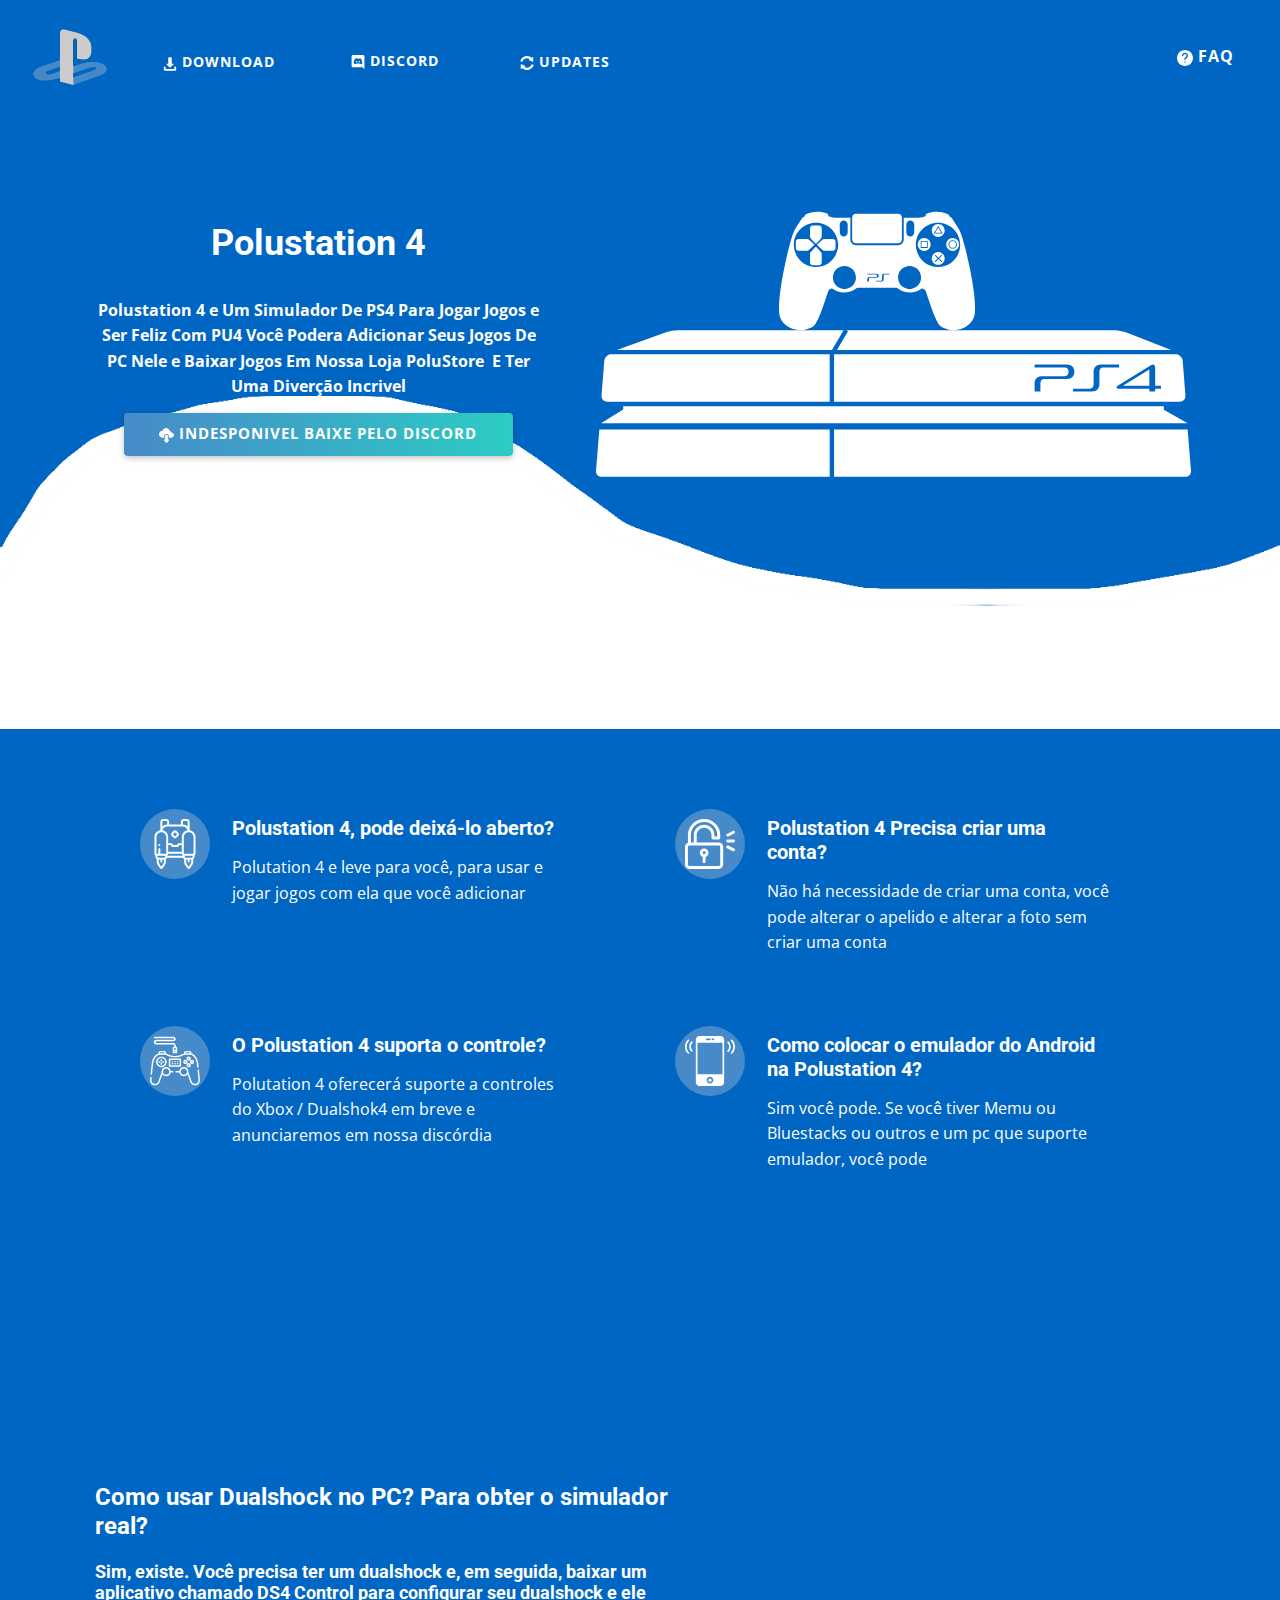
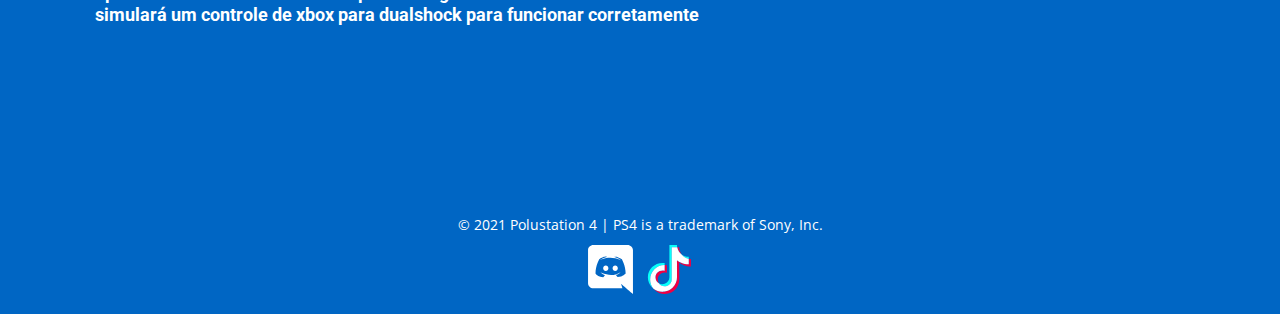
<file: index.html>
<!DOCTYPE html>
<html style="font-size: 16px;">
  <head>
    <meta name="viewport" content="width=device-width, initial-scale=1.0">
    <meta charset="utf-8">
    <meta name="keywords" content="">
    <meta name="description" content="">
    <meta name="page_type" content="np-template-header-footer-from-plugin">
    <title>Polustation 4 - Simulator</title>
    <link rel="stylesheet" href="nicepage.css" media="screen">
<link rel="stylesheet" href="Polustation-4---Simulator.css" media="screen">
    <script class="u-script" type="text/javascript" src="jquery.js" defer=""></script>
    <script class="u-script" type="text/javascript" src="nicepage.js" defer=""></script>
    <meta name="generator" content="Nicepage 3.26.0, nicepage.com">
    <meta property="og:title" content="PoluStation">
    <meta property="og:description" content="Um Simulador de Ps4 para seu Windows">
    <meta property="og:image" content="https://cdn.discordapp.com/attachments/852625903048982569/892122524849143888/png-clipart-the-witness-playstation-4-playstation-3-playstation-network-video-game-sony-playstation-.png">
    <link rel="icon" href="images/favicon.png">
    <link id="u-theme-google-font" rel="stylesheet" href="https://fonts.googleapis.com/css?family=Roboto:100,100i,300,300i,400,400i,500,500i,700,700i,900,900i|Open+Sans:300,300i,400,400i,600,600i,700,700i,800,800i">
    
    
    
    
    <script type="application/ld+json">{
		"@context": "http://schema.org",
		"@type": "Organization",
		"name": "Site1",
		"logo": "images/icons8-playstation-192.png",
		"sameAs": [
				"https://discord.gg/D4FFxQwe",
				"https://www.tiktok.com/@ynowzinofx?lang=pt-BR"
		]
}</script>
    <meta name="theme-color" content="#478ac9">
    <meta property="og:type" content="website">
  </head>
  <body data-home-page="Polustation-4---Simulator.html" data-home-page-title="Polustation 4 - Simulator" class="u-body"><header class="u-clearfix u-custom-color-2 u-header u-header" id="sec-5f6f"><div class="u-clearfix u-sheet u-sheet-1">
        <a href="Polustation-4---Simulator.html" data-page-id="81131993" class="u-image u-logo u-image-1" data-image-width="154" data-image-height="154" title="Polutation 4 - Simulator">
          <img src="images/icons8-playstation-192.png" class="u-logo-image u-logo-image-1">
        </a>
        <a href="https://discord.gg/8TsswaG29H" class="u-border-none u-btn u-btn-round u-button-style u-hover-palette-1-light-1 u-none u-radius-50 u-btn-1" target="_blank"><span class="u-icon u-text-white"><svg class="u-svg-content" viewBox="0 0 24 24" style="width: 1em; height: 1em;"><path d="m3.58 21.196h14.259l-.681-2.205 1.629 1.398 1.493 1.338 2.72 2.273v-21.525c-.068-1.338-1.22-2.475-2.648-2.475l-16.767.003c-1.427 0-2.585 1.139-2.585 2.477v16.24c0 1.411 1.156 2.476 2.58 2.476zm10.548-15.513-.033.012.012-.012zm-7.631 1.269c1.833-1.334 3.532-1.27 3.532-1.27l.137.135c-2.243.535-3.26 1.537-3.26 1.537s.272-.133.747-.336c3.021-1.188 6.32-1.102 9.374.402 0 0-1.019-.937-3.124-1.537l.186-.183c.291.001 1.831.055 3.479 1.26 0 0 1.844 3.15 1.844 7.02-.061-.074-1.144 1.666-3.931 1.726 0 0-.472-.534-.808-1 1.63-.468 2.24-1.404 2.24-1.404-.535.337-1.023.537-1.419.737-.609.268-1.219.4-1.828.535-2.884.468-4.503-.315-6.033-.936l-.523-.266s.609.936 2.174 1.404c-.411.469-.818 1.002-.818 1.002-2.786-.066-3.802-1.806-3.802-1.806 0-3.876 1.833-7.02 1.833-7.02z"></path><path d="m14.308 12.771c.711 0 1.29-.6 1.29-1.34 0-.735-.576-1.335-1.29-1.335v.003c-.708 0-1.288.598-1.29 1.338 0 .734.579 1.334 1.29 1.334z"></path><path d="m9.69 12.771c.711 0 1.29-.6 1.29-1.34 0-.735-.575-1.335-1.286-1.335l-.004.003c-.711 0-1.29.598-1.29 1.338 0 .734.579 1.334 1.29 1.334z"></path></svg><img></span>&nbsp;Discord
        </a>
        <a href="Polustation-4---Simulator.html" data-page-id="81131993" class="u-btn u-btn-round u-button-style u-hover-palette-1-light-1 u-none u-radius-50 u-btn-2"><span class="u-icon u-icon-2"><svg class="u-svg-content" viewBox="0 0 512 512" x="0px" y="0px" style="width: 1em; height: 1em;"><g><path d="M448.608,351.791c-18.444,0-33.4,14.952-33.4,33.396v52.055H96.788v-52.055c0-18.443-14.952-33.396-33.396-33.396   s-33.396,14.952-33.396,33.396v85.451c0,18.443,14.952,33.4,33.396,33.4h385.217c18.443,0,33.396-14.957,33.396-33.4v-85.451   C482.005,366.743,467.052,351.791,448.608,351.791z"></path><path d="M245.918,387.325c5.563,5.559,14.6,5.559,20.157,0l117.039-117.038c3.41-3.41,4.423-8.532,2.579-13   c-1.844-4.45-6.18-7.351-11.012-7.351h-54.954V34.024c0-14.402-11.661-26.063-26.06-26.063h-75.323   c-14.398,0-26.06,11.66-26.06,26.063v215.912h-54.973c-4.827,0-9.163,2.9-11.007,7.351c-1.844,4.468-0.83,9.59,2.575,13   L245.918,387.325z"></path>
</g></svg><img></span>&nbsp;Download
        </a>
        <a href="Update.html" data-page-id="257920010" class="u-border-none u-btn u-btn-round u-button-style u-hover-palette-1-light-1 u-none u-radius-50 u-btn-3"><span class="u-icon u-icon-3"><svg class="u-svg-content" viewBox="0 0 487.23 487.23" x="0px" y="0px" style="width: 1em; height: 1em;"><g><g><path d="M55.323,203.641c15.664,0,29.813-9.405,35.872-23.854c25.017-59.604,83.842-101.61,152.42-101.61    c37.797,0,72.449,12.955,100.23,34.442l-21.775,3.371c-7.438,1.153-13.224,7.054-14.232,14.512    c-1.01,7.454,3.008,14.686,9.867,17.768l119.746,53.872c5.249,2.357,11.33,1.904,16.168-1.205    c4.83-3.114,7.764-8.458,7.796-14.208l0.621-131.943c0.042-7.506-4.851-14.144-12.024-16.332    c-7.185-2.188-14.947,0.589-19.104,6.837l-16.505,24.805C370.398,26.778,310.1,0,243.615,0C142.806,0,56.133,61.562,19.167,149.06    c-5.134,12.128-3.84,26.015,3.429,36.987C29.865,197.023,42.152,203.641,55.323,203.641z"></path><path d="M464.635,301.184c-7.27-10.977-19.558-17.594-32.728-17.594c-15.664,0-29.813,9.405-35.872,23.854    c-25.018,59.604-83.843,101.61-152.42,101.61c-37.798,0-72.45-12.955-100.232-34.442l21.776-3.369    c7.437-1.153,13.223-7.055,14.233-14.514c1.009-7.453-3.008-14.686-9.867-17.768L49.779,285.089    c-5.25-2.356-11.33-1.905-16.169,1.205c-4.829,3.114-7.764,8.458-7.795,14.207l-0.622,131.943    c-0.042,7.506,4.85,14.144,12.024,16.332c7.185,2.188,14.948-0.59,19.104-6.839l16.505-24.805    c44.004,43.32,104.303,70.098,170.788,70.098c100.811,0,187.481-61.561,224.446-149.059    C473.197,326.043,471.903,312.157,464.635,301.184z"></path>
</g>
</g></svg><img></span>&nbsp;Updates
        </a>
        <a href="FAQ.html" data-page-id="284483338" class="u-border-none u-btn u-btn-round u-button-style u-hover-palette-1-light-1 u-none u-radius-50 u-btn-4"><span class="u-icon u-icon-4"><svg class="u-svg-content" viewBox="0 0 24 24" style="width: 1em; height: 1em;"><path d="m12 0c-6.617 0-12 5.383-12 12s5.383 12 12 12 12-5.383 12-12-5.383-12-12-12zm0 19c-.552 0-1-.448-1-1s.448-1 1-1 1 .448 1 1-.448 1-1 1zm1.583-6.358c-.354.163-.583.52-.583.909v.449c0 .552-.447 1-1 1s-1-.448-1-1v-.449c0-1.167.686-2.237 1.745-2.726 1.019-.469 1.755-1.714 1.755-2.325 0-1.378-1.121-2.5-2.5-2.5s-2.5 1.122-2.5 2.5c0 .552-.447 1-1 1s-1-.448-1-1c0-2.481 2.019-4.5 4.5-4.5s4.5 2.019 4.5 4.5c0 1.351-1.172 3.337-2.917 4.142z"></path></svg><img></span>&nbsp;​FAQ
        </a>
      </div></header>
    <section class="u-clearfix u-image u-section-1" id="sec-e75b" data-image-width="1600" data-image-height="1200">
      <div class="u-clearfix u-sheet u-valign-top u-sheet-1">
        <div class="u-clearfix u-gutter-10 u-layout-wrap u-layout-wrap-1">
          <div class="u-layout" style="">
            <div class="u-layout-row" style="">
              <div class="u-container-style u-layout-cell u-left-cell u-size-30 u-size-xs-60 u-layout-cell-1" src="">
                <div class="u-container-layout u-container-layout-1">
                  <h2 class="u-align-center u-text u-text-body-alt-color u-text-default u-text-1">Polustation 4</h2>
                  <p class="u-align-center u-text u-text-white u-text-2"> Polustation 4 e Um Simulador De PS4 Para Jogar Jogos e Ser Feliz Com PU4 Você Podera Adicionar Seus Jogos De PC Nele e Baixar Jogos Em Nossa Loja PoluStore&nbsp; E Ter Uma Diverção Incrivel</p>
                  <a href="https://polutation.s3.us-west-2.amazonaws.com/PoluTation.zip" class="u-btn u-btn-round u-button-style u-gradient u-none u-radius-4 u-text-body-alt-color u-btn-1" target="_blank"><span class="u-icon u-icon-1"><svg class="u-svg-content" viewBox="0 0 512 512" style="width: 1em; height: 1em;"><g><path d="m286 241h-60c-8.291 0-15 6.709-15 15v135h-30c-5.684 0-10.869 3.208-13.418 8.291-2.534 5.083-1.992 11.162 1.421 15.703l75 91c2.827 3.779 7.28 6.006 11.997 6.006s9.17-2.227 11.997-6.006l75-91c3.413-4.541 3.955-10.62 1.421-15.703-2.549-5.083-7.734-8.291-13.418-8.291h-30v-135c0-8.291-6.709-15-15-15z"></path><path d="m419.491 151.015c-6.167-30.205-30.703-53.848-62.446-58.872-13.096-52.72-61.011-92.143-116.045-92.143-54.917 0-102.305 38.837-115.737 91.117-1.407-.073-2.827-.117-4.263-.117-66.167 0-121 53.833-121 120s54.833 120 121 120h60v-75c0-24.814 20.186-45 45-45h60c24.814 0 45 20.186 45 45v75h90c49.629 0 91-40.371 91-90 0-50.127-42.06-91.23-92.509-89.985z"></path>
</g></svg><img></span>&nbsp;​Indesponivel baixe pelo discord
                  </a>
                </div>
              </div>
              <div class="u-container-style u-layout-cell u-right-cell u-size-30 u-size-xs-60 u-layout-cell-2" src="">
                <div class="u-container-layout u-container-layout-2" src=""><span class="u-icon u-icon-circle u-text-white u-icon-2"><svg class="u-svg-link" preserveAspectRatio="xMidYMin slice" viewBox="0 0 587.443 587.443" style=""><use xmlns:xlink="http://www.w3.org/1999/xlink" xlink:href="#svg-ed3c"></use></svg><svg class="u-svg-content" viewBox="0 0 587.443 587.443" x="0px" y="0px" id="svg-ed3c" style="enable-background:new 0 0 587.443 587.443;"><g><g><path d="M244.477,221.301H80.987c-3.378,0-8.696,0.93-11.873,2.081l-48.526,17.522h212.34L244.477,221.301z"></path><path d="M237.892,240.903h329.954l-44.063-17.356c-3.146-1.236-8.434-2.246-11.812-2.246H246.968l1.848,1.089L237.892,240.903z"></path><polygon points="560.594,299.852 560.594,296.326 554.357,296.326 32.187,296.326 26.85,296.326 26.85,299.625 4.971,313.168     584.162,313.168   "></polygon><path d="M230.738,366.143v-46.854H3.282L0.02,360.041c-0.269,3.373,2.252,6.102,5.631,6.102H230.738z"></path><path d="M235.021,319.289v46.854h346.772c3.378,0,5.899-2.729,5.63-6.102l-3.262-40.752H235.021z"></path><path d="M11.091,292.042h28.011h507.673h29.571c3.378,0,5.899-2.729,5.631-6.102l-2.772-34.651    c-0.099-1.248-0.655-2.337-1.377-3.305c-0.441-0.587-0.942-1.083-1.543-1.505c-1.083-0.759-2.325-1.292-3.696-1.292H235.364    l-0.349,0.588v1.554v2.142v39.811v2.754h-4.278v-2.754v-39.811v-2.142v-2.142H14.842c-1.377,0-2.625,0.539-3.715,1.304    c-0.594,0.422-1.089,0.918-1.53,1.5c-0.716,0.967-1.267,2.056-1.371,3.299L5.454,285.94    C5.191,289.306,7.712,292.042,11.091,292.042z M552.051,258.125v17.932c0,0.098,0.085,0.184,0.189,0.184h-0.189l5.538,0.006    c0.104,0,0.189,0.086,0.189,0.184v2.473c0,0.104-0.085,0.189-0.189,0.189h-5.349c-0.098,0-0.189,0.086-0.189,0.19v2.466    c0,0.104-0.086,0.19-0.19,0.19h-5.36c-0.099,0-0.184-0.086-0.184-0.19v-2.515c-0.019-0.08-0.086-0.135-0.172-0.141H516.31    c-1.39,0-2.081-0.385-2.344-0.948c-0.307-0.649,0.116-1.524,1.383-2.301l32.124-19.725    C550.141,254.465,552.051,255.371,552.051,258.125z M491.278,274.777v-12.319c0-4.052,2.473-7.167,7.528-7.167h17.424    c0.098,0,0.184,0.085,0.184,0.189v2.473c0,0.098-0.08,0.184-0.184,0.184h-15.533c-2.509,0-3.696,1.805-3.696,4.32v12.332    c0,4.058-2.479,7.16-7.527,7.16h-18.269c-0.104,0-0.189-0.085-0.189-0.189v-2.473c0-0.104,0.086-0.189,0.184-0.189h16.383    C490.085,279.092,491.278,277.287,491.278,274.777z M462.863,258.137h-29.627c-0.104,0-0.189-0.086-0.189-0.19v-2.472    c0-0.104,0.086-0.184,0.189-0.184h31.519c5.055,0,7.527,3.115,7.527,7.172c0,4.051-2.473,7.161-7.527,7.161h-22.467    c-2.074,0-3.525,1.756-3.525,4.266v7.87c0,0.104-0.085,0.189-0.189,0.189h-5.343c-0.104,0-0.189-0.079-0.189-0.189v-7.87    c0-4.058,2.741-7.112,6.377-7.112h23.434c2.509,0,3.702-1.805,3.702-4.314C466.566,259.942,465.373,258.137,462.863,258.137z"></path><path d="M546.132,276.24c0.104,0,0.19-0.086,0.19-0.19v-15.306c0-0.343-0.288-0.361-0.459-0.251l-24.891,15.325    c-0.146,0.098-0.214,0.184-0.184,0.306c0.031,0.074,0.135,0.123,0.337,0.123h25.006V276.24z"></path>
</g>
</g></svg></span><span class="u-icon u-icon-circle u-text-white u-icon-3"><svg class="u-svg-link" preserveAspectRatio="xMidYMin slice" viewBox="0 0 110.73 110.73" style=""><use xmlns:xlink="http://www.w3.org/1999/xlink" xlink:href="#svg-47a0"></use></svg><svg class="u-svg-content" viewBox="0 0 110.73 110.73" x="0px" y="0px" id="svg-47a0" style="enable-background:new 0 0 110.73 110.73;"><g><path d="M23.633,44.574c0.306,0.367,0.498,0.859,0.498,1.312V50.5c0,0.864-0.701,1.565-1.565,1.565h-3.499   c-0.864,0-1.564-0.701-1.564-1.565v-4.614c0-0.548,0.28-1.154,0.706-1.526l2.208-2.412c0.226-0.248,0.592-0.248,0.818,0   l2.404,2.627L23.633,44.574L23.633,44.574z M19.611,40.167l-2.627-2.404v0.006c-0.367-0.306-0.859-0.498-1.311-0.498h-4.616   c-0.864,0-1.564,0.701-1.564,1.565v3.499c0,0.864,0.7,1.564,1.564,1.564h4.616c0.547,0,1.153-0.281,1.525-0.706l2.413-2.208   C19.858,40.757,19.858,40.392,19.611,40.167z M43.477,39.752h23.812c1.182,0,2.143-0.962,2.143-2.145v-0.027V25.234v-0.063   c0-1.183-0.961-2.145-2.142-2.145H43.477c-1.181,0-2.142,0.962-2.142,2.145v0.027v12.346v0.063   C41.336,38.791,42.297,39.752,43.477,39.752z M20.417,39.723c0.226,0.246,0.592,0.246,0.818,0l2.404-2.628h-0.006   c0.306-0.367,0.498-0.859,0.498-1.312v-4.616c0-0.863-0.701-1.563-1.565-1.563h-3.499c-0.864,0-1.564,0.7-1.564,1.563v4.616   c0,0.546,0.28,1.152,0.706,1.525L20.417,39.723z M98.107,36.732c2.013,0,3.645,1.632,3.645,3.644c0,2.013-1.632,3.645-3.645,3.645   c-2.012,0-3.644-1.632-3.644-3.645C94.464,38.364,96.096,36.732,98.107,36.732z M98.107,37.947c-1.313,0-2.384,1.069-2.384,2.384   s1.07,2.386,2.384,2.386c1.315,0,2.385-1.07,2.385-2.386C100.492,39.017,99.424,37.947,98.107,37.947z M88.206,33.787h3.496   l-1.748-2.959L88.206,33.787z M93.599,32.525c0,2.013-1.631,3.644-3.645,3.644c-2.012,0-3.645-1.631-3.645-3.644   c0-2.013,1.632-3.645,3.645-3.645C91.968,28.88,93.599,30.513,93.599,32.525z M92.49,34.236l-2.536-4.294l-2.535,4.294H92.49z    M96.174,40.332c0,1.066,0.867,1.936,1.935,1.936s1.936-0.869,1.936-1.936c0-1.065-0.868-1.935-1.936-1.935   S96.174,39.266,96.174,40.332z M93.599,48.241c0,2.013-1.631,3.646-3.645,3.646c-2.012,0-3.645-1.632-3.645-3.646   c0-2.012,1.632-3.644,3.645-3.644C91.968,44.598,93.599,46.229,93.599,48.241z M90.466,48.241l1.709-1.709l-0.415-0.415   l-1.709,1.71l-1.709-1.71l-0.415,0.415l1.709,1.709l-1.709,1.709l0.415,0.414l1.709-1.708l1.709,1.708l0.415-0.414L90.466,48.241z    M110.726,77.349c-0.047,3.618-0.842,6.106-4.352,8.995c-6.122,4.729-14.394,1.643-16.145-0.941   c-1.751-2.585-3.243-6.604-4.432-10.095c-0.969-2.84-1.938-5.68-2.885-8.527c-0.303-0.908-1.062-1.249-1.831-1.588   c-0.093-0.04-0.277,0.05-0.385,0.129c-4.222,3.075-9.568,2.979-13.682-0.229c-0.209-0.164-0.524-0.276-0.79-0.276   c-1.215,0-4.345,0.004-7.418,0.009v0.015c-0.672-0.003-1.931-0.005-3.442-0.008c-1.511,0.003-2.771,0.005-3.442,0.008v-0.015   c-3.073-0.005-6.203-0.009-7.418-0.009c-0.266,0-0.581,0.112-0.79,0.276c-4.113,3.209-9.46,3.305-13.683,0.229   c-0.107-0.079-0.292-0.169-0.385-0.129c-0.77,0.339-1.528,0.68-1.831,1.588c-0.947,2.849-1.916,5.688-2.884,8.527   c-1.188,3.491-2.68,7.51-4.432,10.095c-1.751,2.584-10.022,5.672-16.145,0.941c-3.509-2.889-4.304-5.377-4.351-8.995   c-0.035-2.744,0.124-5.505,0.423-8.232c0.602-5.501,1.614-10.942,2.725-16.364c1.092-5.333,2.351-10.628,3.92-15.845   c0.71-2.361,1.567-4.656,2.938-6.729c1.072-1.619,2.123-3.251,3.222-4.851c0.201-0.293,0.563-0.499,0.889-0.679   c0.248-0.139,0.431-0.238,0.45-0.566c0.01-0.174,0.158-0.378,0.304-0.491c0.229-0.179,0.498-0.319,0.768-0.43   c3.877-1.587,7.779-1.652,11.702-0.165c0.333,0.126,0.522,0.352,0.49,0.698c-0.05,0.54,0.16,0.838,0.706,0.887   c0.043,0.004,0.085,0.026,0.124,0.047c0.924,0.478,1.917,0.642,2.944,0.646h8.716l-0.027,12.334c0,1.755,1.426,3.184,3.18,3.184   h23.812c1.754,0,3.181-1.429,3.181-3.184V25.273h8.652c1.027-0.004,2.021-0.168,2.944-0.646c0.039-0.021,0.081-0.043,0.124-0.047   c0.546-0.049,0.755-0.347,0.706-0.887c-0.032-0.347,0.156-0.572,0.49-0.698c3.923-1.487,7.824-1.422,11.702,0.165   c0.271,0.11,0.539,0.251,0.768,0.43c0.146,0.113,0.294,0.317,0.304,0.491c0.02,0.328,0.202,0.428,0.45,0.566   c0.326,0.18,0.688,0.386,0.889,0.679c1.1,1.6,2.15,3.231,3.223,4.851c1.371,2.073,2.227,4.368,2.937,6.729   c1.57,5.217,2.829,10.512,3.92,15.845c1.11,5.421,2.123,10.863,2.726,16.364C110.602,71.844,110.762,74.604,110.726,77.349z    M34.333,33.658c0,1.235,1,2.236,2.235,2.236c1.235,0,2.236-1.001,2.236-2.236v-4.6c0-1.234-1-2.235-2.236-2.235   c-1.234,0-2.235,1.001-2.235,2.235V33.658z M33.41,40.591c0-6.915-5.606-12.522-12.521-12.522c-6.916,0-12.522,5.607-12.522,12.522   c0,6.916,5.606,12.521,12.522,12.521C27.804,53.113,33.41,47.507,33.41,40.591z M43.481,59.1c0-3.594-2.913-6.507-6.507-6.507   c-3.593,0-6.506,2.913-6.506,6.507c0,3.594,2.913,6.506,6.506,6.506C40.568,65.605,43.481,62.693,43.481,59.1z M54.975,59.236   c0.125,0,0.251,0,0.375-0.013c0.385-0.044,0.702-0.204,0.894-0.555c0.137-0.245,0.161-0.514,0.141-0.788   c-0.043-0.579-0.511-1.017-1.091-1.017c-1.763,0-3.525,0-5.287,0c-0.035,0-0.071,0-0.119,0c0,0.126,0.006,0.235-0.002,0.347   c-0.005,0.087,0.028,0.107,0.112,0.107c0.943-0.003,1.887-0.003,2.831-0.003c0.661,0,1.321,0,1.983,0.001   c0.327,0,0.537,0.157,0.602,0.471c0.028,0.135,0.034,0.279,0.016,0.417c-0.05,0.382-0.261,0.556-0.646,0.556   c-1.258,0-2.518,0.009-3.777-0.004c-0.629-0.006-1.067,0.469-1.101,1.037c-0.028,0.472-0.012,0.945-0.018,1.418   c-0.001,0.061,0.02,0.084,0.083,0.084c0.259-0.002,0.518-0.005,0.778,0c0.073,0.002,0.09-0.028,0.089-0.095   c-0.002-0.356-0.001-0.715,0-1.071c0-0.107,0-0.214,0.012-0.32c0.033-0.298,0.235-0.579,0.636-0.575   C52.646,59.246,53.812,59.238,54.975,59.236z M62.326,56.865c-0.03,0-0.052,0-0.071,0c-1.016,0-2.03-0.006-3.044,0.007   c-0.339,0.004-0.629,0.153-0.833,0.435c-0.155,0.212-0.216,0.454-0.217,0.714c-0.001,0.699,0.004,1.399-0.002,2.101   c-0.004,0.408-0.202,0.71-0.693,0.699c-0.843-0.015-1.686-0.004-2.527-0.004c-0.021,0-0.042,0.002-0.063,0   c-0.057-0.005-0.081,0.019-0.08,0.078c0.004,0.104,0.004,0.207,0,0.312c-0.003,0.07,0.026,0.09,0.094,0.09   c0.998-0.002,1.995,0,2.992-0.002c0.262,0,0.515-0.056,0.737-0.201c0.344-0.229,0.483-0.565,0.487-0.961   c0.006-0.68,0.001-1.357,0.002-2.037c0.001-0.085,0.007-0.172,0.019-0.257c0.033-0.257,0.193-0.444,0.423-0.497   c0.073-0.02,0.152-0.022,0.229-0.022c0.807-0.001,1.613-0.001,2.419-0.001c0.021,0,0.046,0.008,0.062-0.002   c0.024-0.016,0.061-0.037,0.062-0.06C62.329,57.131,62.326,57.006,62.326,56.865z M71.929,33.658c0,1.235,1,2.236,2.234,2.236   c1.235,0,2.235-1.001,2.235-2.236v-4.6c0-1.234-1-2.235-2.235-2.235c-1.234,0-2.234,1.001-2.234,2.235V33.658z M80.263,59.1   c0-3.594-2.913-6.507-6.506-6.507c-3.595,0-6.508,2.913-6.508,6.507c0,3.594,2.913,6.506,6.508,6.506   C77.35,65.605,80.263,62.693,80.263,59.1z M102.364,40.591c0-6.915-5.605-12.522-12.521-12.522s-12.522,5.607-12.522,12.522   c0,6.916,5.606,12.521,12.522,12.521S102.364,47.507,102.364,40.591z M85.69,40.376c0,2.013-1.632,3.645-3.645,3.645   c-2.014,0-3.646-1.632-3.646-3.645c0-2.012,1.632-3.644,3.646-3.644C84.059,36.732,85.69,38.364,85.69,40.376z M84.028,38.35   h-3.965v3.964h3.965V38.35z M30.389,37.27h-4.616c-0.452,0-0.943,0.192-1.311,0.498v-0.006l-2.627,2.404   c-0.247,0.226-0.247,0.592,0,0.818l2.413,2.208c0.373,0.425,0.979,0.706,1.525,0.706h4.616c0.864,0,1.564-0.7,1.564-1.564v-3.499   C31.953,37.971,31.253,37.27,30.389,37.27z M83.578,38.797h-3.064v3.067h3.064V38.797z"></path>
</g></svg>
            
            
          </span>
                </div>
              </div>
            </div>
          </div>
        </div>
      </div>
    </section>
    <section class="u-align-center u-clearfix u-custom-color-2 u-section-2" id="sec-5af6">
      <div class="u-clearfix u-sheet u-sheet-1">
        <div class="u-expanded-width-lg u-expanded-width-md u-expanded-width-sm u-expanded-width-xs u-list u-list-1">
          <div class="u-repeater u-repeater-1">
            <div class="u-container-style u-list-item u-repeater-item">
              <div class="u-container-layout u-similar-container u-container-layout-1"><span class="u-icon u-icon-circle u-palette-1-base u-spacing-10 u-text-white u-icon-1"><svg class="u-svg-link" preserveAspectRatio="xMidYMin slice" viewBox="0 0 512.002 512.002" style=""><use xmlns:xlink="http://www.w3.org/1999/xlink" xlink:href="#svg-e773"></use></svg><svg class="u-svg-content" viewBox="0 0 512.002 512.002" id="svg-e773"><g><g><path d="m406.004 116.321v-86.321c0-16.542-13.458-30-30-30h-30c-16.543 0-30.001 13.458-30.001 30v25.595h-120.004v-25.595c0-16.542-13.458-30-30-30h-30.001c-16.542 0-30 13.458-30 30v86.321c-33.876 4.869-60 34.072-60 69.274v170c0 7.384 4.033 13.83 10.001 17.295v12.705c0 11.564 6.581 21.614 16.19 26.619-5.287 15.394-4.711 31.301 1.776 47.442 7.618 18.958 22.573 36.25 34.75 49.197 1.89 2.009 4.525 3.149 7.284 3.149s5.395-1.14 7.284-3.149c12.177-12.947 27.131-30.239 34.749-49.197 6.487-16.141 7.063-32.048 1.776-47.442 6.697-3.488 11.919-9.425 14.471-16.619h163.445c2.552 7.195 7.774 13.131 14.471 16.62-5.287 15.394-4.711 31.301 1.775 47.442 7.619 18.958 22.573 36.25 34.75 49.197 1.89 2.009 4.525 3.149 7.284 3.149s5.395-1.14 7.284-3.149c12.177-12.946 27.131-30.238 34.75-49.197 6.486-16.141 7.062-32.047 1.775-47.442 9.61-5.006 16.191-15.055 16.191-26.62v-12.705c5.968-3.465 10-9.911 10-17.294v-170c0-35.203-26.124-64.407-60-69.275zm40 69.274v170h-100v-170c0-27.57 22.43-50 50-50s50 22.43 50 50zm-19.989 210c-.016 0-.032.001-.049.001h-59.926c-.016 0-.032-.001-.048-.001-5.508-.006-9.989-4.489-9.989-9.999v-10h80v10c.001 5.51-4.48 9.993-9.988 9.999zm-280.005 0c-.016 0-.032.001-.049.001h-59.925c-.016 0-.032-.001-.049-.001-5.509-.006-9.988-4.489-9.988-9.999v-10h80v10c0 5.51-4.48 9.993-9.989 9.999zm29.989-22.706c5.967-3.465 9.999-9.91 9.999-17.294v-.002h.001 140.005v.002c0 7.383 4.032 13.829 10 17.294v2.706h-160.005zm150.005-37.295h-140.005-.001v-68.12h.001 28.239l2.664 5.34c2.521 5.124 7.216 14.66 18.637 14.66h40.958c11.421 0 16.114-9.537 18.636-14.66l2.631-5.272h28.24zm20-315.594h30c5.514 0 10 4.486 10 10v46.652c-12.715-12.987-30.433-21.057-50-21.057l-.001-25.595c0-5.514 4.486-10 10.001-10zm-10 55.596c24.443 0 44.831 17.634 49.145 40.845-33.461 5.232-59.145 34.248-59.145 69.155v61.946h-34.421c-3.788 0-7.25 2.14-8.944 5.528l-5.451 10.914c-.532 1.083-1.272 2.586-1.842 3.491h-38.656c-.569-.905-1.31-2.409-1.843-3.492l-5.483-10.98c-1.693-3.388-5.156-5.528-8.944-5.528h-34.42-.001v-61.879c0-34.906-25.684-63.922-59.145-69.155 4.314-23.211 24.703-40.845 49.145-40.845zm-210.006-45.596c0-5.514 4.486-10 10-10h30.001c5.514 0 10 4.486 10 10v25.595s0 0-.001 0c-19.567 0-37.285 8.07-50 21.057zm-60 155.595c0-27.57 22.43-50 50-50h.001c27.569 0 49.999 22.43 49.999 50l.001 170h-59.999v-44.995c0-5.523-4.478-10-10-10s-10 4.477-10 10v44.996h-20.002zm50.001 301.57c-22.047-25.028-33.748-47.475-23.712-71.57h13.712v18.735c0 5.523 4.478 10 10 10s10-4.477 10-10v-18.735h13.711c10.036 24.095-1.665 46.542-23.711 71.57zm280.005 0c-22.046-25.028-33.748-47.475-23.711-71.57h13.711v18.735c0 5.523 4.478 10 10 10s10-4.477 10-10v-18.735h13.711c10.037 24.095-1.665 46.542-23.711 71.57z"></path><path d="m241.859 192.153c3.898 3.898 9.02 5.847 14.142 5.847 5.121 0 10.243-1.949 14.143-5.848l21.213-21.213c7.798-7.798 7.798-20.486 0-28.284l-21.214-21.214c-7.796-7.796-20.484-7.798-28.284.001l-21.213 21.213s0 0-.001 0c-7.795 7.798-7.795 20.485.001 28.283zm-7.07-35.357 21.212-21.213 21.213 21.214-21.213 21.213-21.214-21.213z"></path><path d="m96 275.603c5.522 0 10-4.477 10-10v-.008c0-5.523-4.478-9.996-10-9.996s-10 4.481-10 10.004 4.478 10 10 10z"></path>
</g>
</g></svg>
            
            
          </span>
                <div class="u-container-style u-group u-group-1">
                  <div class="u-container-layout u-container-layout-2">
                    <h5 class="u-text u-text-1"> Polustation 4, pode deixá-lo aberto?</h5>
                    <p class="u-text u-text-2"> Polutation 4 e leve para você, para usar e jogar jogos com ela que você adicionar</p>
                  </div>
                </div>
              </div>
            </div>
            <div class="u-container-style u-list-item u-repeater-item">
              <div class="u-container-layout u-similar-container u-container-layout-3"><span class="u-icon u-icon-circle u-palette-1-base u-spacing-10 u-text-white u-icon-2"><svg class="u-svg-link" preserveAspectRatio="xMidYMin slice" viewBox="0 0 512 512" style=""><use xmlns:xlink="http://www.w3.org/1999/xlink" xlink:href="#svg-f17a"></use></svg><svg class="u-svg-content" viewBox="0 0 512 512" x="0px" y="0px" id="svg-f17a" style="enable-background:new 0 0 512 512;"><g><g><path d="M510.413,129.292c-3.705-7.409-12.713-10.413-20.124-6.708l-60,30c-7.41,3.705-10.413,12.715-6.708,20.125    c3.704,7.409,12.713,10.413,20.124,6.708l60-30C511.115,145.712,514.118,136.702,510.413,129.292z"></path>
</g>
</g><g><g><path d="M503.705,302.583l-60-30c-7.406-3.703-16.418-0.702-20.124,6.708c-3.705,7.41-0.702,16.42,6.708,20.125l60,30    c7.41,3.705,16.42,0.701,20.124-6.708C514.118,315.298,511.115,306.288,503.705,302.583z"></path>
</g>
</g><g><g><path d="M345.998,241H119.999v-76c0-41.355,34.094-75,76-75c41.355,0,75,33.645,75,75v30c0,8.284,6.716,15,15,15h60    c8.284,0,15-6.716,15-15v-30c0-90.98-74.018-164.999-164.999-164.999C104.467,0.002,30,74.02,30,165.001v78.58    C12.541,249.772,0,266.445,0,286v180.999c0,24.813,20.187,45,45,45h300.998c24.813,0,45-20.187,45-45V286    C390.998,261.187,370.811,241,345.998,241z M60,165.001c0-74.439,61.01-134.999,135.999-134.999    c74.439,0,134.999,60.561,134.999,134.999v15h-30v-15c0-57.897-47.103-104.999-104.999-104.999    c-58.068,0-105.999,47.12-105.999,104.999v76H60V165.001z M360.998,466.999c0,8.271-6.729,15-15,15H45c-8.271,0-15-6.729-15-15    V286c0-8.271,6.729-15,15-15c13.988,0,288.883,0,300.998,0c8.271,0,15,6.729,15,15V466.999z"></path>
</g>
</g><g><g><path d="M195.999,301c-24.813,0-45,20.187-45,45c0,19.555,12.541,36.228,30,42.42v48.58c0,8.284,6.716,15,15,15s15-6.716,15-15    v-48.58c17.459-6.192,30-22.865,30-42.42C240.999,321.187,220.812,301,195.999,301z M195.999,360.999c-8.271,0-15-6.729-15-15    s6.729-15,15-15s15,6.729,15,15S204.27,360.999,195.999,360.999z"></path>
</g>
</g><g><g><path d="M496.997,211h-60c-8.284,0-15,6.716-15,15s6.716,15,15,15h60c8.284,0,15-6.716,15-15S505.281,211,496.997,211z"></path>
</g>
</g></svg>
            
            
          </span>
                <div class="u-container-style u-group u-video-cover u-group-2">
                  <div class="u-container-layout u-container-layout-4">
                    <h5 class="u-text u-text-3"> Polustation 4 Precisa criar uma conta?</h5>
                    <p class="u-text u-text-default u-text-4"> Não há necessidade de criar uma conta, você pode alterar o apelido e alterar a foto sem criar uma conta</p>
                  </div>
                </div>
              </div>
            </div>
            <div class="u-container-style u-list-item u-repeater-item">
              <div class="u-container-layout u-similar-container u-container-layout-5"><span class="u-icon u-icon-circle u-palette-1-base u-spacing-10 u-text-white u-icon-3"><svg class="u-svg-link" preserveAspectRatio="xMidYMin slice" viewBox="0 0 511.997 511.997" style=""><use xmlns:xlink="http://www.w3.org/1999/xlink" xlink:href="#svg-d69b"></use></svg><svg class="u-svg-content" viewBox="0 0 511.997 511.997" x="0px" y="0px" id="svg-d69b" style="enable-background:new 0 0 511.997 511.997;"><g><g><path d="M498.441,316.082c-1.862-16.706-3.498-30.189-4.863-40.071c-5.477-39.65-25.246-72.838-54.237-91.054    c-4.784-3.006-10.038-5.085-15.508-6.178v-8.792c0-9.615-7.822-17.438-17.438-17.438h-41.125c-9.615,0-17.438,7.823-17.438,17.438    v8.735c-4.868,0.94-9.571,2.659-13.895,5.107l-0.417,0.237c-22.406,12.818-48.162,19.593-74.485,19.593h-6.075    c-26.323,0-52.079-6.775-74.486-19.594l-0.416-0.236c-4.325-2.449-9.028-4.168-13.896-5.108v-8.735    c0-9.615-7.823-17.438-17.438-17.438h-41.125c-9.615,0-17.438,7.823-17.438,17.438v8.792c-5.47,1.093-10.724,3.172-15.507,6.178    c-28.991,18.215-48.76,51.404-54.237,91.054c-3.021,21.873-7.226,60.116-12.496,113.67c-0.404,4.121,2.609,7.791,6.731,8.197    c0.25,0.025,0.498,0.037,0.743,0.037c3.812,0,7.074-2.894,7.455-6.766c5.251-53.358,9.432-91.406,12.427-113.086    c4.869-35.248,22.13-64.555,47.358-80.406c4.972-3.124,10.689-4.775,16.532-4.775h58.266c5.345,0,10.613,1.383,15.236,4    l0.357,0.203c24.67,14.114,53.002,21.575,81.934,21.575h6.075c28.932,0,57.264-7.46,81.933-21.574l0.359-0.204    c4.622-2.616,9.89-4,15.235-4h58.266c5.843,0,11.56,1.651,16.532,4.776c25.229,15.851,42.489,45.158,47.358,80.406    c1.347,9.753,2.967,23.104,4.814,39.68c0.459,4.117,4.172,7.077,8.285,6.624C495.934,323.908,498.899,320.199,498.441,316.082z     M149.162,177.881h-46.001v-7.896c0-1.345,1.094-2.438,2.438-2.438h41.125c1.344,0,2.438,1.094,2.438,2.438V177.881z     M408.834,177.881h-46.001v-7.896c0-1.345,1.094-2.438,2.438-2.438h41.125c1.344,0,2.438,1.094,2.438,2.438V177.881z"></path>
</g>
</g><g><g><path d="M511.778,449.248c-2.409-25.806-6.042-63.917-9.67-98.931c-0.426-4.12-4.109-7.117-8.233-6.687    c-4.12,0.427-7.114,4.113-6.687,8.233c3.621,34.952,7.249,73.009,9.655,98.78c0.954,10.211-2.325,20.01-9.231,27.592    c-6.909,7.584-16.365,11.761-26.626,11.761c-15.097,0-28.701-9.535-33.852-23.727l-33.482-92.244    c-0.222-0.613-0.523-1.172-0.876-1.686c0.366-2.355,0.558-4.767,0.558-7.223c0-25.828-21.013-46.839-46.839-46.839    c-23.434,0-42.902,17.298-46.309,39.796h-33.6c-4.142,0-7.5,3.358-7.5,7.5s3.358,7.5,7.5,7.5h33.759    c3.791,22.049,23.036,38.882,46.149,38.882c15.584,0,29.406-7.657,37.925-19.399l28.614,78.831    c7.296,20.102,26.566,33.609,47.952,33.609c14.323,0,28.07-6.072,37.715-16.659C508.342,477.752,513.109,463.504,511.778,449.248z     M346.495,396.955c-17.556,0-31.839-14.282-31.839-31.839s14.283-31.839,31.839-31.839c17.555,0,31.839,14.283,31.839,31.839    S364.05,396.955,346.495,396.955z"></path>
</g>
</g><g><g><path d="M232.407,358.073h-20.598c-3.407-22.497-22.875-39.796-46.308-39.796c-25.828,0-46.839,21.013-46.839,46.839    c0,2.456,0.192,4.868,0.558,7.223c-0.353,0.513-0.653,1.073-0.876,1.686L84.862,466.27c-5.151,14.19-18.754,23.726-33.852,23.726    c-10.261,0-19.716-4.177-26.626-11.761c-6.906-7.582-10.185-17.38-9.231-27.592c0.734-7.862,1.538-16.394,2.39-25.341    c0.393-4.124-2.632-7.785-6.755-8.177c-4.13-0.387-7.784,2.632-8.177,6.755c-0.853,8.956-1.658,17.497-2.392,25.368    c-1.331,14.256,3.436,28.504,13.078,39.088c9.645,10.587,23.392,16.659,37.715,16.659c21.385,0,40.656-13.506,47.952-33.608    l28.614-78.832c8.519,11.742,22.342,19.399,37.925,19.399c23.114,0,42.358-16.833,46.149-38.882h20.758c4.142,0,7.5-3.358,7.5-7.5    S236.549,358.073,232.407,358.073z M165.5,396.955c-17.556,0-31.839-14.282-31.839-31.839s14.283-31.839,31.839-31.839    s31.839,14.283,31.839,31.839S183.057,396.955,165.5,396.955z"></path>
</g>
</g><g><g><path d="M310.999,230.453H199.996c-4.142,0-7.5,3.358-7.5,7.5v69.43c0,4.142,3.358,7.5,7.5,7.5h111.003c4.142,0,7.5-3.358,7.5-7.5    v-69.43C318.499,233.811,315.141,230.453,310.999,230.453z M303.499,299.883h-96.002v-54.429h96.002V299.883z"></path>
</g>
</g><g><g><path d="M116.664,211.491c-29.683,0-53.831,24.149-53.831,53.831c0,29.683,24.149,53.831,53.831,53.831    s53.831-24.149,53.831-53.831C170.495,235.64,146.347,211.491,116.664,211.491z M116.664,304.154    c-21.411,0-38.831-17.419-38.831-38.831s17.419-38.831,38.831-38.831s38.831,17.419,38.831,38.831    S138.076,304.154,116.664,304.154z"></path>
</g>
</g><g><g><path d="M116.164,236.399c-4.142,0-7.5,3.358-7.5,7.5v8.109c0,4.142,3.358,7.5,7.5,7.5s7.5-3.358,7.5-7.5v-8.109    C123.664,239.757,120.306,236.399,116.164,236.399z"></path>
</g>
</g><g><g><path d="M116.164,271.137c-4.142,0-7.5,3.358-7.5,7.5v8.109c0,4.142,3.358,7.5,7.5,7.5s7.5-3.358,7.5-7.5v-8.109    C123.664,274.495,120.306,271.137,116.164,271.137z"></path>
</g>
</g><g><g><path d="M137.588,257.823h-8.109c-4.142,0-7.5,3.358-7.5,7.5s3.358,7.5,7.5,7.5h8.109c4.142,0,7.5-3.358,7.5-7.5    S141.73,257.823,137.588,257.823z"></path>
</g>
</g><g><g><path d="M102.85,257.823h-8.109c-4.142,0-7.5,3.358-7.5,7.5s3.358,7.5,7.5,7.5h8.109c4.142,0,7.5-3.358,7.5-7.5    S106.992,257.823,102.85,257.823z"></path>
</g>
</g><g><g><path d="M396.25,209.701c-12.014,0-21.789,9.774-21.789,21.789s9.775,21.789,21.789,21.789c12.014,0,21.789-9.774,21.789-21.789    S408.264,209.701,396.25,209.701z M396.25,238.279c-3.743,0-6.788-3.045-6.788-6.788s3.046-6.788,6.788-6.788    c3.743,0,6.788,3.045,6.788,6.788S399.993,238.279,396.25,238.279z"></path>
</g>
</g><g><g><path d="M396.25,277.367c-12.014,0-21.789,9.773-21.789,21.788c0,12.014,9.775,21.788,21.789,21.788    c12.014,0,21.789-9.774,21.789-21.788C418.038,287.14,408.264,277.367,396.25,277.367z M396.25,305.944    c-3.743,0-6.788-3.045-6.788-6.788c0.001-3.742,3.046-6.787,6.788-6.787c3.743,0,6.788,3.045,6.788,6.787    C403.038,302.899,399.993,305.944,396.25,305.944z"></path>
</g>
</g><g><g><path d="M430.083,243.534c-12.014,0-21.787,9.774-21.787,21.789s9.773,21.789,21.787,21.789c12.014,0,21.789-9.774,21.789-21.789    S442.097,243.534,430.083,243.534z M430.083,272.111c-3.743,0-6.787-3.045-6.787-6.788s3.044-6.788,6.787-6.788    s6.788,3.045,6.788,6.788C436.871,269.066,433.826,272.111,430.083,272.111z"></path>
</g>
</g><g><g><path d="M362.418,243.534c-12.014,0-21.788,9.774-21.788,21.789s9.774,21.789,21.788,21.789c12.014,0,21.789-9.774,21.789-21.789    S374.432,243.534,362.418,243.534z M362.417,272.111c-3.743,0-6.788-3.045-6.788-6.788c0-3.743,3.045-6.788,6.788-6.788    c3.743,0,6.788,3.046,6.788,6.788C369.205,269.066,366.16,272.111,362.417,272.111z"></path>
</g>
</g><g><g><path d="M229.663,275.322c-4.142,0-7.5,3.358-7.5,7.5v0.938c0,4.142,3.358,7.5,7.5,7.5s7.5-3.358,7.5-7.5v-0.938    C237.163,278.68,233.805,275.322,229.663,275.322z"></path>
</g>
</g><g><g><path d="M255.997,275.322c-4.142,0-7.5,3.358-7.5,7.5v0.938c0,4.142,3.358,7.5,7.5,7.5c4.142,0,7.5-3.358,7.5-7.5v-0.938    C263.498,278.68,260.14,275.322,255.997,275.322z"></path>
</g>
</g><g><g><path d="M282.331,275.322c-4.142,0-7.5,3.358-7.5,7.5v0.938c0,4.142,3.358,7.5,7.5,7.5s7.5-3.358,7.5-7.5v-0.938    C289.831,278.68,286.473,275.322,282.331,275.322z"></path>
</g>
</g><g><g><path d="M229.663,255.353c-4.142,0-7.5,3.358-7.5,7.5v0.938c0,4.143,3.358,7.5,7.5,7.5s7.5-3.358,7.5-7.5v-0.938    C237.163,258.712,233.805,255.353,229.663,255.353z"></path>
</g>
</g><g><g><path d="M255.997,255.353c-4.142,0-7.5,3.358-7.5,7.5v0.938c0,4.143,3.358,7.5,7.5,7.5c4.142,0,7.5-3.358,7.5-7.5v-0.938    C263.498,258.712,260.14,255.353,255.997,255.353z"></path>
</g>
</g><g><g><path d="M282.331,255.353c-4.142,0-7.5,3.358-7.5,7.5v0.938c0,4.143,3.358,7.5,7.5,7.5s7.5-3.358,7.5-7.5v-0.938    C289.831,258.712,286.473,255.353,282.331,255.353z"></path>
</g>
</g><g><g><path d="M262.997,107.291V95.472c0-13.212-10.749-23.962-23.962-23.962H63.072c-4.941,0-8.961-4.021-8.961-8.962    c0-4.941,4.02-8.961,8.961-8.961h176.633c12.843,0,23.293-10.449,23.293-23.293S252.548,7.002,239.705,7.002H48.252    c-4.142,0-7.5,3.358-7.5,7.5s3.358,7.5,7.5,7.5h191.453c4.572,0,8.292,3.72,8.292,8.292s-3.72,8.292-8.292,8.292H63.072    c-13.212,0-23.962,10.749-23.962,23.962c0,13.212,10.749,23.963,23.962,23.963h175.963c4.941,0,8.961,4.02,8.961,8.961v11.819    c-8.59,0.267-15.5,7.321-15.5,15.975v46.021c0,4.142,3.358,7.5,7.5,7.5h31.001c4.142,0,7.5-3.358,7.5-7.5v-46.021    C278.497,114.612,271.587,107.559,262.997,107.291z M263.498,161.786h-16v-5.02h16V161.786z M263.498,141.767h-16v-18.5    c0-0.551,0.449-1,1-1h14c0.551,0,1,0.449,1,1V141.767z"></path>
</g>
</g></svg>
            
            
          </span>
                <div class="u-container-style u-group u-video-cover u-group-3">
                  <div class="u-container-layout u-container-layout-6">
                    <h5 class="u-text u-text-5"> O Polustation 4 suporta o controle?</h5>
                    <p class="u-text u-text-default u-text-6"> Polutation 4 oferecerá suporte a controles do Xbox / Dualshok4 em breve e anunciaremos em nossa discórdia</p>
                  </div>
                </div>
              </div>
            </div>
            <div class="u-container-style u-list-item u-repeater-item">
              <div class="u-container-layout u-similar-container u-container-layout-7"><span class="u-icon u-icon-circle u-palette-1-base u-spacing-10 u-text-white u-icon-4"><svg class="u-svg-link" preserveAspectRatio="xMidYMin slice" viewBox="0 0 60 60" style=""><use xmlns:xlink="http://www.w3.org/1999/xlink" xlink:href="#svg-116c"></use></svg><svg class="u-svg-content" viewBox="0 0 60 60" x="0px" y="0px" id="svg-116c" style="enable-background:new 0 0 60 60;"><g><path d="M56.612,4.569c-0.391-0.391-1.023-0.391-1.414,0s-0.391,1.023,0,1.414c3.736,3.736,3.736,9.815,0,13.552
		c-0.391,0.391-0.391,1.023,0,1.414c0.195,0.195,0.451,0.293,0.707,0.293s0.512-0.098,0.707-0.293
		C61.128,16.434,61.128,9.085,56.612,4.569z"></path><path d="M52.401,6.845c-0.391-0.391-1.023-0.391-1.414,0s-0.391,1.023,0,1.414c1.237,1.237,1.918,2.885,1.918,4.639
		s-0.681,3.401-1.918,4.638c-0.391,0.391-0.391,1.023,0,1.414c0.195,0.195,0.451,0.293,0.707,0.293s0.512-0.098,0.707-0.293
		c1.615-1.614,2.504-3.764,2.504-6.052S54.017,8.459,52.401,6.845z"></path><path d="M4.802,5.983c0.391-0.391,0.391-1.023,0-1.414s-1.023-0.391-1.414,0c-4.516,4.516-4.516,11.864,0,16.38
		c0.195,0.195,0.451,0.293,0.707,0.293s0.512-0.098,0.707-0.293c0.391-0.391,0.391-1.023,0-1.414
		C1.065,15.799,1.065,9.72,4.802,5.983z"></path><path d="M9.013,6.569c-0.391-0.391-1.023-0.391-1.414,0c-1.615,1.614-2.504,3.764-2.504,6.052s0.889,4.438,2.504,6.053
		c0.195,0.195,0.451,0.293,0.707,0.293s0.512-0.098,0.707-0.293c0.391-0.391,0.391-1.023,0-1.414
		c-1.237-1.237-1.918-2.885-1.918-4.639S7.775,9.22,9.013,7.983C9.403,7.593,9.403,6.96,9.013,6.569z"></path><circle cx="30" cy="53" r="2"></circle><path d="M42.595,0H17.405C14.976,0,13,1.977,13,4.405v51.189C13,58.023,14.976,60,17.405,60h25.189C45.024,60,47,58.023,47,55.595
		V4.405C47,1.977,45.024,0,42.595,0z M33,3h1c0.552,0,1,0.447,1,1s-0.448,1-1,1h-1c-0.552,0-1-0.447-1-1S32.448,3,33,3z M26,3h4
		c0.552,0,1,0.447,1,1s-0.448,1-1,1h-4c-0.552,0-1-0.447-1-1S25.448,3,26,3z M30,57c-2.206,0-4-1.794-4-4s1.794-4,4-4s4,1.794,4,4
		S32.206,57,30,57z M45,46H15V8h30V46z"></path>
</g></svg>
            
            
          </span>
                <div class="u-container-style u-group u-video-cover u-group-4">
                  <div class="u-container-layout u-container-layout-8">
                    <h5 class="u-text u-text-7"> Como colocar o emulador do Android na Polustation 4?</h5>
                    <p class="u-text u-text-default u-text-8"> Sim você pode. Se você tiver Memu ou Bluestacks ou outros e um pc que suporte emulador, você pode</p>
                  </div>
                </div>
              </div>
            </div>
          </div>
        </div>
      </div>
    </section>
    <section class="u-clearfix u-custom-color-2 u-section-3" id="sec-b994">
      <div class="u-align-left u-clearfix u-sheet u-sheet-1">
        <h4 class="u-text u-text-1"> Como usar Dualshock no PC? Para obter o simulador real?</h4>
        <h6 class="u-text u-text-2"> Sim, existe. Você precisa ter um dualshock e, em seguida, baixar um aplicativo chamado DS4 Control para configurar seu dualshock e ele simulará um controle de xbox para dualshock para funcionar corretamente</h6><span class="u-icon u-icon-circle u-text-white u-icon-1" data-animation-name="shake" data-animation-duration="1000" data-animation-delay="0" data-animation-direction=""><svg class="u-svg-link" preserveAspectRatio="xMidYMin slice" viewBox="0 0 575.395 575.395" style=""><use xmlns:xlink="http://www.w3.org/1999/xlink" xlink:href="#svg-bea2"></use></svg><svg class="u-svg-content" viewBox="0 0 575.395 575.395" x="0px" y="0px" id="svg-bea2" style="enable-background:new 0 0 575.395 575.395;"><g><g><circle cx="290.531" cy="146.371" r="18.752"></circle><path d="M328.188,138.311c0,6.756,5.484,12.24,12.24,12.24c6.758,0,12.24-5.483,12.24-12.24c0-29.345-27.877-53.213-62.137-53.213    c-34.259,0-62.136,23.868-62.136,53.213c0,6.756,5.483,12.24,12.24,12.24c6.757,0,12.24-5.483,12.24-12.24    c0-15.845,16.897-28.733,37.656-28.733C311.291,109.578,328.188,122.466,328.188,138.311z"></path><path d="M394.48,132.54c0-48.275-46.629-87.547-103.949-87.547c-57.319,0-103.948,39.272-103.948,87.547    c0,6.756,5.483,12.24,12.24,12.24c6.756,0,12.24-5.483,12.24-12.24c0-34.774,35.649-63.067,79.468-63.067    c43.82,0,79.469,28.293,79.469,63.067c0,6.756,5.484,12.24,12.24,12.24S394.48,139.296,394.48,132.54z"></path><path d="M405.318,229.731c2.809,0,5.098-2.289,5.098-5.098v-13.703c0-2.809-2.289-5.098-5.098-5.098s-5.098,2.289-5.098,5.098    v13.703C400.221,227.443,402.51,229.731,405.318,229.731z"></path><circle cx="466.5" cy="231.598" r="17.081"></circle><path d="M287.178,312.706c-17.424,0-31.598,14.175-31.598,31.598c0,17.424,14.174,31.598,31.598,31.598    c17.423,0,31.597-14.174,31.597-31.598C318.775,326.881,304.602,312.706,287.178,312.706z M279.075,356.177    c-0.012,0.214-0.453,0.545-0.734,0.594c-4.982,0.832-9.835,0.3-14.541-1.523c-0.404-0.159-0.784-0.398-1.139-0.649    c-1.793-1.267-1.787-2.949,0.043-4.125c0.795-0.508,1.646-0.979,2.528-1.303c4.522-1.671,9.069-3.287,13.849-5.007    c0,1.677,0.031,3.226-0.037,4.768c-0.006,0.208-0.496,0.472-0.808,0.588c-2.503,0.918-5.024,1.793-7.528,2.717    c-0.582,0.215-1.107,0.575-1.658,0.863c0.012,0.141,0.024,0.281,0.03,0.422c0.551,0.19,1.114,0.575,1.652,0.539    c1.548-0.11,3.109-0.288,4.621-0.624c1.224-0.275,2.393-0.82,3.77-1.316C279.106,353.576,279.143,354.88,279.075,356.177z     M289.26,329.684c-0.172,0.416-0.129,0.93-0.129,1.407c-0.006,9.694,0,19.389,0,29.082c0,0.459,0,0.925,0,1.555    c-2.846-0.899-5.484-1.731-8.116-2.595c-0.208-0.067-0.392-0.397-0.459-0.637c-0.08-0.306-0.031-0.654-0.031-0.985    c0.012-11.45,0.025-22.9,0.037-34.352c0-0.397,0-0.795,0-1.346c0.783,0.152,1.462,0.238,2.111,0.428    c3.715,1.09,7.43,2.173,11.127,3.329c0.967,0.301,1.877,0.814,2.771,1.311c2.92,1.621,4.602,4.094,5.018,7.417    c0.289,2.301,0.393,4.584-0.348,6.836c-1.262,3.807-4.762,4.878-8.451,3.121c-0.289-0.135-0.473-0.765-0.479-1.169    c-0.031-3.88,0.012-7.754-0.043-11.634c-0.012-0.765-0.227-1.609-0.605-2.265c-0.232-0.392-0.998-0.71-1.469-0.643    C289.828,328.582,289.449,329.23,289.26,329.684z M311.498,348.931c1.99,1.322,2.082,2.919,0.08,4.217    c-1.242,0.802-2.65,1.39-4.045,1.903c-5.35,1.971-10.723,3.874-16.09,5.796c-0.232,0.085-0.482,0.128-0.898,0.244    c0-1.585-0.043-3.011,0.035-4.425c0.02-0.293,0.473-0.685,0.809-0.808c3.873-1.42,7.771-2.79,11.658-4.18    c0.514-0.184,1.047-0.343,1.523-0.605c0.289-0.159,0.479-0.49,0.711-0.747c-0.27-0.208-0.508-0.526-0.814-0.6    c-1.719-0.435-3.414-0.221-5.066,0.354c-2.521,0.875-5.031,1.775-7.547,2.662c-0.373,0.129-0.746,0.239-1.303,0.423    c0-1.708-0.025-3.262,0.029-4.811c0.006-0.208,0.387-0.508,0.648-0.588c6.586-2.074,13.098-2.007,19.5,0.741    C310.996,348.612,311.254,348.766,311.498,348.931z"></path><circle cx="506.592" cy="271.69" r="17.081"></circle><path d="M190.892,326.654c-15.024,0-27.252,12.228-27.252,27.258c0,15.025,12.228,27.253,27.252,27.253    c15.031,0,27.258-12.228,27.258-27.253C218.15,338.882,205.923,326.654,190.892,326.654z"></path><path d="M378.482,326.654c-15.031,0-27.258,12.228-27.258,27.258c0,15.025,12.227,27.253,27.258,27.253    c15.025,0,27.252-12.228,27.252-27.253C405.734,338.882,393.508,326.654,378.482,326.654z"></path><path d="M507.834,193.63c-1.297-1.995-3.824-3.678-7.178-5.08v-5.202c0,0-29.75-20.067-69.211-3.751c0,0-1.256,1.064-1.738,6.591    c-2.484,0.551-4.639,1.182-6.396,1.891c-7.668,3.103-12.564,2.283-12.564,2.283h-26.773c0.973,2.075,1.561,4.364,1.561,6.806    v82.62c0,8.886-7.229,16.114-16.115,16.114h-164.48c-8.886,0-16.114-7.229-16.114-16.114v-82.62c0-2.442,0.587-4.73,1.561-6.806    h-25.747c0,0-4.896,0.814-12.564-2.283c-1.756-0.709-3.911-1.34-6.389-1.891c-0.49-5.526-1.744-6.591-1.744-6.591    c-39.462-16.316-69.211,3.751-69.211,3.751v5.202c-3.348,1.402-5.875,3.079-7.179,5.08c0,0-24.805,37.203-31.983,62.656    S-6.208,424.685,0.976,479.507c7.179,54.829,90.074,68.532,111.61,25.453c21.537-43.078,35.9-95.294,35.9-95.294    s8.482-6.2,10.44-6.2c0,0,36.555,30.35,76.041-2.613h105.454c39.486,32.963,76.041,2.613,76.041,2.613    c1.959,0,10.447,6.2,10.447,6.2s14.357,52.216,35.9,95.294c21.541,43.079,104.432,29.37,111.609-25.453    c7.18-54.829-27.412-197.768-34.59-223.221C532.639,230.833,507.834,193.63,507.834,193.63z M157.82,210.931    c0-6.187,5.03-11.218,11.218-11.218s11.218,5.031,11.218,11.218v13.703c0,6.187-5.03,11.218-11.218,11.218    s-11.218-5.031-11.218-11.218V210.931z M87.984,233.557c0.673-9.357,13.292-9.364,18.678-9.37    c5.428,0.006,18.054,0.012,18.721,9.37c0.318,4.418-1.194,19.333-3.25,23.452c-1.781,3.556-10.483,9.939-13.452,12.044    c-0.159,0.134-0.336,0.263-0.526,0.367c-0.459,0.245-0.961,0.373-1.463,0.373c-0.085,0-0.159-0.006-0.238-0.012    c-0.484-0.037-0.955-0.184-1.383-0.447c-0.135-0.085-0.269-0.171-0.386-0.281c-2.968-2.112-11.652-8.477-13.433-12.038    C89.196,252.902,87.678,237.981,87.984,233.557z M66.546,292.395c-9.357-0.674-9.364-13.293-9.37-18.679    c0.006-5.435,0.012-18.054,9.37-18.721c0.459-0.031,1.004-0.049,1.622-0.049c5.214,0,18.011,1.396,21.824,3.299    c3.562,1.775,9.945,10.483,12.05,13.452c0.135,0.159,0.263,0.337,0.367,0.526c0.281,0.533,0.404,1.126,0.361,1.702    c-0.037,0.483-0.184,0.955-0.447,1.383c-0.085,0.135-0.171,0.27-0.281,0.386c-2.111,2.968-8.482,11.653-12.044,13.433    c-3.819,1.909-16.634,3.305-21.848,3.305C67.543,292.443,67.005,292.425,66.546,292.395z M125.384,313.839    c-0.661,9.352-13.287,9.357-18.678,9.363h-0.019c-5.416-0.006-18.023-0.012-18.703-9.363c-0.312-4.431,1.206-19.346,3.256-23.452    c1.781-3.567,10.483-9.945,13.445-12.056c0.178-0.153,0.379-0.288,0.606-0.392c0.128-0.067,0.263-0.129,0.398-0.166    c0.814-0.275,1.689-0.22,2.454,0.19c0.227,0.122,0.435,0.269,0.624,0.44c3.06,2.173,11.604,8.458,13.36,11.983    C124.184,294.506,125.696,309.42,125.384,313.839z M146.834,292.395c-0.459,0.03-0.998,0.049-1.603,0.049    c-5.221,0-18.036-1.401-21.854-3.305c-3.562-1.781-9.933-10.472-12.044-13.44c-0.098-0.116-0.184-0.239-0.269-0.373    c-0.38-0.612-0.526-1.322-0.441-2.007c0.043-0.374,0.153-0.734,0.343-1.077c0.11-0.208,0.239-0.392,0.386-0.569    c2.129-2.993,8.482-11.646,12.026-13.421c3.812-1.91,16.616-3.299,21.83-3.299c0.618,0,1.157,0.018,1.628,0.049    c9.352,0.661,9.358,13.287,9.364,18.678C156.192,279.102,156.186,291.721,146.834,292.395z M190.892,387.285    c-18.403,0-33.373-14.97-33.373-33.373c0-18.408,14.97-33.378,33.373-33.378c18.409,0,33.378,14.97,33.378,33.378    C224.271,372.315,209.301,387.285,190.892,387.285z M287.178,378.968c-19.113,0-34.658-15.545-34.658-34.657    c0-19.113,15.545-34.658,34.658-34.658s34.658,15.545,34.658,34.658C321.836,363.423,306.291,378.968,287.178,378.968z     M466.5,208.397c12.791,0,23.201,10.41,23.201,23.201c0,12.791-10.41,23.201-23.201,23.201s-23.201-10.41-23.201-23.201    C443.299,218.808,453.709,208.397,466.5,208.397z M394.1,210.931c0-6.187,5.031-11.218,11.219-11.218s11.219,5.031,11.219,11.218    v13.703c0,6.187-5.031,11.218-11.219,11.218s-11.219-5.031-11.219-11.218V210.931z M378.482,387.285    c-18.408,0-33.379-14.97-33.379-33.373c0-18.408,14.971-33.378,33.379-33.378c18.402,0,33.373,14.97,33.373,33.378    C411.855,372.315,396.885,387.285,378.482,387.285z M426.408,294.892c-12.791,0-23.201-10.411-23.201-23.201    c0-12.791,10.41-23.201,23.201-23.201s23.201,10.41,23.201,23.201C449.609,284.481,439.205,294.892,426.408,294.892z     M466.5,334.978c-12.791,0-23.201-10.41-23.201-23.201s10.41-23.201,23.201-23.201s23.201,10.41,23.201,23.201    S479.291,334.978,466.5,334.978z M506.592,294.892c-12.791,0-23.201-10.411-23.201-23.201c0-12.791,10.41-23.201,23.201-23.201    s23.201,10.41,23.201,23.201C529.793,284.481,519.383,294.892,506.592,294.892z"></path><circle cx="426.408" cy="271.69" r="17.081"></circle><circle cx="466.5" cy="311.776" r="17.081"></circle><path d="M169.038,229.731c2.809,0,5.098-2.289,5.098-5.098v-13.703c0-2.809-2.289-5.098-5.098-5.098s-5.098,2.289-5.098,5.098    v13.703C163.939,227.443,166.229,229.731,169.038,229.731z"></path><path d="M106.687,284.444c-4.572,3.36-9.29,7.313-9.97,8.678c-1.23,2.454-2.943,15.723-2.625,20.276    c0.171,2.436,4.407,3.678,12.571,3.684l0.043,3.061v-3.061c8.17-0.006,12.393-1.242,12.57-3.684    c0.331-4.548-1.389-17.81-2.62-20.276C116.032,291.88,111.656,288.098,106.687,284.444z"></path><path d="M87.256,263.728c-2.179-1.095-13.421-2.656-19.088-2.656c-0.446,0-0.851,0.012-1.181,0.037    c-2.442,0.171-3.684,4.4-3.69,12.57c0.006,8.207,1.242,12.436,3.69,12.613c0.331,0.024,0.716,0.037,1.157,0.037    c5.673,0,16.928-1.566,19.113-2.662c1.365-0.679,5.318-5.397,8.678-9.969C92.28,268.722,88.499,264.346,87.256,263.728z"></path><path d="M106.687,262.945c4.969-3.647,9.345-7.43,9.969-8.672c1.23-2.46,2.944-15.729,2.62-20.276    c-0.171-2.442-4.4-3.684-12.57-3.69c-8.207,0.006-12.436,1.243-12.614,3.69c-0.324,4.547,1.396,17.821,2.625,20.276    C97.391,255.625,102.115,259.585,106.687,262.945z"></path><path d="M146.394,261.109c-0.343-0.024-0.741-0.037-1.188-0.037c-5.673,0-16.916,1.561-19.094,2.656    c-1.242,0.625-5.024,4.994-8.672,9.97c3.36,4.572,7.313,9.296,8.672,9.969c2.356,1.175,15.533,2.962,20.282,2.625    c2.436-0.171,3.678-4.406,3.684-12.57C150.072,265.509,148.835,261.28,146.394,261.109z"></path><path d="M194.943,197.173v82.62c0,5.508,4.48,9.994,9.994,9.994h164.48c5.508,0,9.994-4.48,9.994-9.994v-82.62    c0-2.632-1.039-5.019-2.717-6.806H197.661C195.984,192.155,194.943,194.536,194.943,197.173z"></path>
</g>
</g></svg>
            
            
          </span>
      </div>
    </section>
    
    
    <footer class="u-align-center u-clearfix u-custom-color-2 u-footer u-footer" id="sec-a91d"><div class="u-clearfix u-sheet u-sheet-1">
        <p class="u-small-text u-text u-text-variant u-text-1"> © 2021 Polustation 4 | PS4 is a trademark of Sony, Inc.</p>
        <div class="u-social-icons u-spacing-10 u-social-icons-1">
          <a class="u-social-url" title="Discord" target="_blank" href="https://discord.gg/D4FFxQwe"><span class="u-icon u-social-facebook u-social-icon u-text-white u-icon-1"><svg class="u-svg-link" preserveAspectRatio="xMidYMin slice" viewBox="0 0 24 24" style=""><use xmlns:xlink="http://www.w3.org/1999/xlink" xlink:href="#svg-b5fa"></use></svg><svg class="u-svg-content" viewBox="0 0 24 24" id="svg-b5fa"><g fill="currentColor"><path d="m3.58 21.196h14.259l-.681-2.205c.101.088 5.842 5.009 5.842 5.009v-21.525c-.068-1.338-1.22-2.475-2.648-2.475l-16.767.003c-1.427 0-2.585 1.139-2.585 2.477v16.24c0 1.411 1.156 2.476 2.58 2.476zm10.548-15.513-.033.012.012-.012zm-7.631 1.269c1.833-1.334 3.532-1.27 3.532-1.27l.137.135c-2.243.535-3.26 1.537-3.26 1.537.104-.022 4.633-2.635 10.121.066 0 0-1.019-.937-3.124-1.537l.186-.183c.291.001 1.831.055 3.479 1.26 0 0 1.844 3.15 1.844 7.02-.061-.074-1.144 1.666-3.931 1.726 0 0-.472-.534-.808-1 1.63-.468 2.24-1.404 2.24-1.404-3.173 1.998-5.954 1.686-9.281.336-.031 0-.045-.014-.061-.03v-.006c-.016-.015-.03-.03-.061-.03h-.06c-.204-.134-.34-.2-.34-.2s.609.936 2.174 1.404c-.411.469-.818 1.002-.818 1.002-2.786-.066-3.802-1.806-3.802-1.806 0-3.876 1.833-7.02 1.833-7.02z"></path><path d="m14.308 12.771c.711 0 1.29-.6 1.29-1.34 0-.735-.576-1.335-1.29-1.335v.003c-.708 0-1.288.598-1.29 1.338 0 .734.579 1.334 1.29 1.334z"></path><path d="m9.69 12.771c.711 0 1.29-.6 1.29-1.34 0-.735-.575-1.335-1.286-1.335l-.004.003c-.711 0-1.29.598-1.29 1.338 0 .734.579 1.334 1.29 1.334z"></path>
</g></svg></span>
          </a>
          <a class="u-social-url" title="TikTok" target="_blank" href="https://www.tiktok.com/@ynowzinofx?lang=pt-BR"><span class="u-icon u-social-icon u-social-twitter u-icon-2"><svg class="u-svg-link" preserveAspectRatio="xMidYMin slice" viewBox="0 0 512 512" style=""><use xmlns:xlink="http://www.w3.org/1999/xlink" xlink:href="#svg-854e"></use></svg><svg class="u-svg-content" viewBox="0 0 512 512" id="svg-854e"><g><g fill="#f00044"><path d="m182.1 265.4c-40.6 0-73.4 32.8-72.8 73 .4 25.8 14.6 48.2 35.5 60.7-7.1-10.9-11.3-23.8-11.5-37.7-.6-40.2 32.2-73 72.8-73 8 0 15.7 1.3 22.9 3.6v-80.5c-7.5-1.1-15.2-1.7-22.9-1.7-.4 0-.7 0-1.1 0v59.2c-7.2-2.3-14.9-3.6-22.9-3.6z"></path><path d="m357.6 24h-.6-20.8c6 30.1 22.9 56.3 46.5 74.1-15.5-20.5-24.9-46.1-25.1-74.1z"></path><path d="m480 146.5c-7.9 0-15.5-.8-23-2.2v57.7c-27.2 0-53.6-5.3-78.4-15.9-16-6.8-30.9-15.5-44.6-26l.4 177.9c-.2 40-16 77.5-44.6 105.8-23.3 23-52.8 37.7-84.8 42.4-7.5 1.1-15.2 1.7-22.9 1.7-34.2 0-66.8-11.1-93.3-31.6 3 3.6 6.2 7.1 9.7 10.5 28.8 28.4 67 44.1 107.7 44.1 7.7 0 15.4-.6 22.9-1.7 32-4.7 61.5-19.4 84.8-42.4 28.6-28.3 44.4-65.8 44.6-105.8l-1.5-177.9c13.6 10.5 28.5 19.3 44.6 26 24.9 10.5 51.3 15.9 78.4 15.9"></path>
</g><path d="m98.2 254.1c28.5-28.3 66.4-44 106.8-44.3v-21.3c-7.5-1.1-15.2-1.7-22.9-1.7-40.8 0-79.1 15.7-107.9 44.3-28.3 28.1-44.5 66.5-44.4 106.4 0 40.2 15.9 77.9 44.6 106.4 4.6 4.5 9.3 8.7 14.3 12.5-22.6-26.9-34.9-60.5-35-95.9.1-39.9 16.2-78.3 44.5-106.4z" fill="#08fff9"></path><path d="m457 144.3v-21.4h-.2c-27.8 0-53.4-9.2-74-24.8 17.9 23.6 44.1 40.4 74.2 46.2z" fill="#08fff9"></path><path d="m202 432.2c9.5.5 18.6-.8 27-3.5 29-9.5 49.9-36.5 49.9-68.3l.1-119v-217.4h57.2c-1.5-7.5-2.3-15.1-2.4-23h-78.8v217.3l-.1 119c0 31.8-20.9 58.8-49.9 68.3-8.4 2.8-17.5 4.1-27 3.5-12.1-.7-23.4-4.3-33.2-10.1 12.3 19 33.3 31.9 57.2 33.2z" fill="#08fff9"></path><path d="m205 486.2c32-4.7 61.5-19.4 84.8-42.4 28.6-28.3 44.4-65.8 44.6-105.8l-.4-177.9c13.6 10.5 28.5 19.3 44.6 26 24.9 10.5 51.3 15.9 78.4 15.9v-57.7c-30.1-5.8-56.3-22.6-74.2-46.2-23.6-17.8-40.6-44-46.5-74.1h-57.3v217.3l-.1 119c0 31.8-20.9 58.8-49.9 68.3-8.4 2.8-17.5 4.1-27 3.5-24-1.3-44.9-14.2-57.2-33.1-20.9-12.4-35.1-34.9-35.5-60.7-.6-40.2 32.2-73 72.8-73 8 0 15.7 1.3 22.9 3.6v-59.2c-40.4.3-78.3 16-106.8 44.3-28.3 28.1-44.5 66.5-44.4 106.3 0 35.4 12.3 69 35 95.9 26.6 20.5 59.1 31.6 93.3 31.6 7.7.1 15.4-.5 22.9-1.6z"></path>
</g></svg></span>
          </a>
        </div>
      </div></footer>
  </body>
</html>
</file>
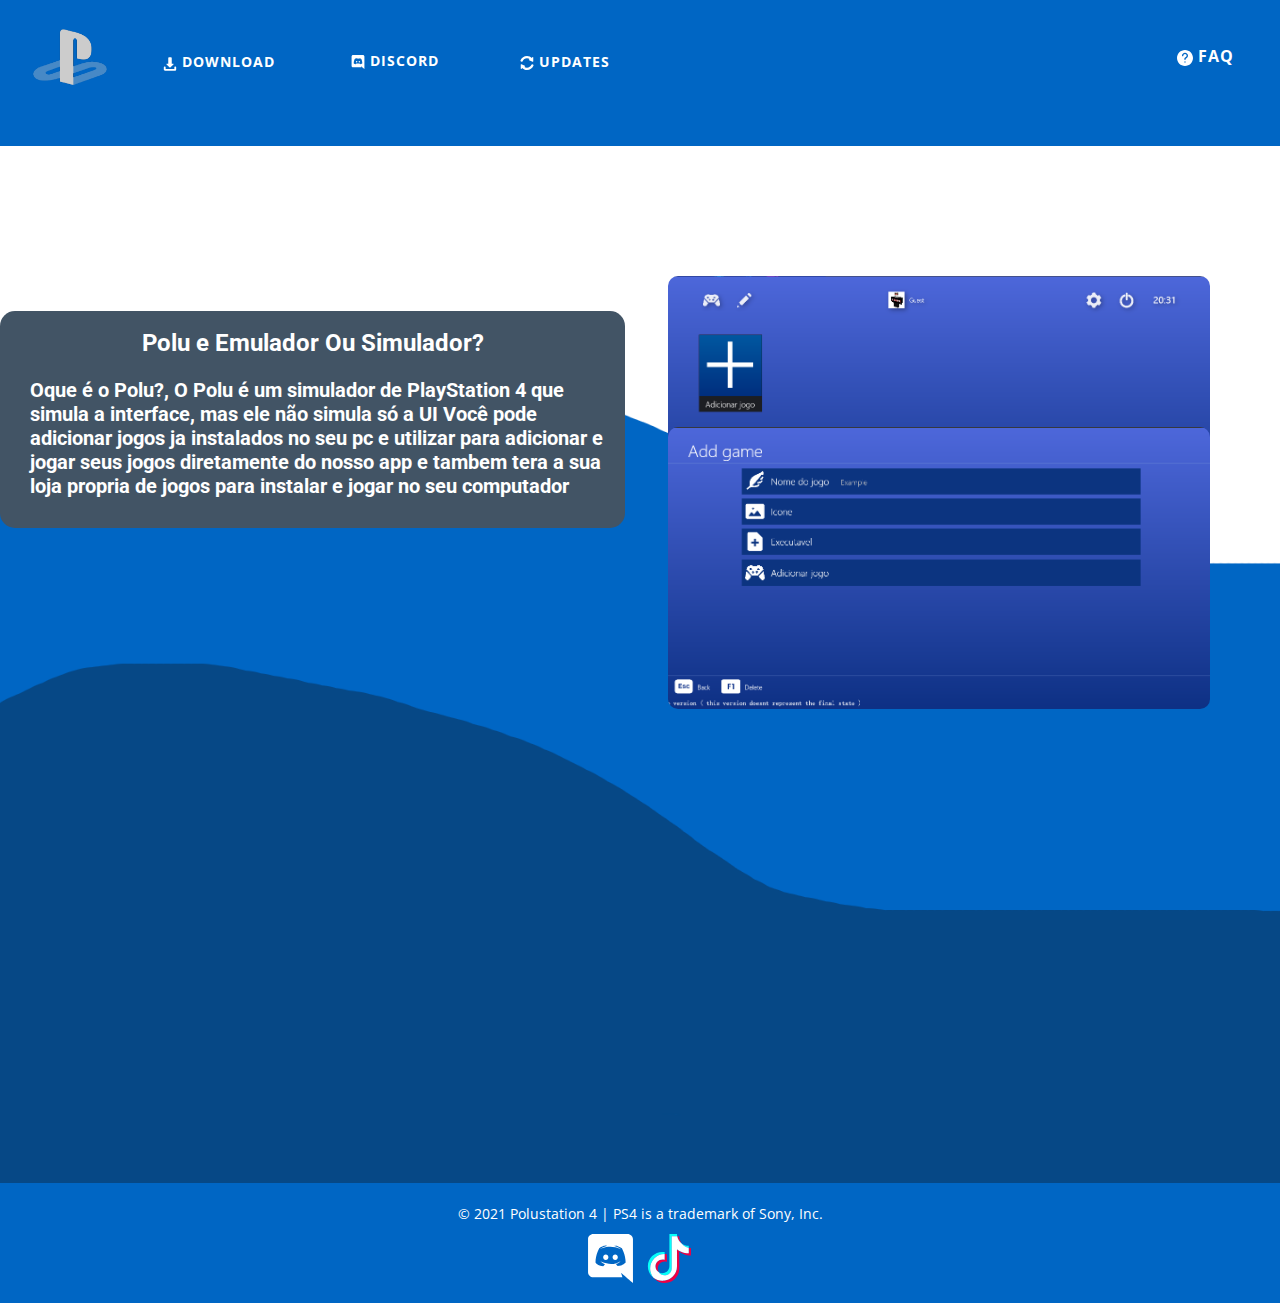
<file: FAQ.html>
<!DOCTYPE html>
<html style="font-size: 16px;">
  <head>
    <meta name="viewport" content="width=device-width, initial-scale=1.0">
    <meta charset="utf-8">
    <meta name="keywords" content="">
    <meta name="description" content="">
    <meta name="page_type" content="np-template-header-footer-from-plugin">
    <title>FAQ</title>
    <link rel="stylesheet" href="nicepage.css" media="screen">
<link rel="stylesheet" href="FAQ.css" media="screen">
    <script class="u-script" type="text/javascript" src="jquery.js" defer=""></script>
    <script class="u-script" type="text/javascript" src="nicepage.js" defer=""></script>
    <meta name="generator" content="Nicepage 3.26.0, nicepage.com">
    <link rel="icon" href="images/favicon.png">
    <link id="u-theme-google-font" rel="stylesheet" href="https://fonts.googleapis.com/css?family=Roboto:100,100i,300,300i,400,400i,500,500i,700,700i,900,900i|Open+Sans:300,300i,400,400i,600,600i,700,700i,800,800i">
    
    
    <script type="application/ld+json">{
		"@context": "http://schema.org",
		"@type": "Organization",
		"name": "Site1",
		"logo": "images/icons8-playstation-192.png",
		"sameAs": [
				"https://discord.gg/D4FFxQwe",
				"https://www.tiktok.com/@ynowzinofx?lang=pt-BR"
		]
}</script>
    <meta name="theme-color" content="#478ac9">
    <meta property="og:title" content="FAQ">
    <meta property="og:description" content="">
    <meta property="og:type" content="website">
  </head>
  <body class="u-body"><header class="u-clearfix u-custom-color-2 u-header u-header" id="sec-5f6f"><div class="u-clearfix u-sheet u-sheet-1">
        <a href="Polustation-4---Simulator.html" data-page-id="81131993" class="u-image u-logo u-image-1" data-image-width="154" data-image-height="154" title="Polutation 4 - Simulator">
          <img src="images/icons8-playstation-192.png" class="u-logo-image u-logo-image-1">
        </a>
        <a href="https://discord.gg/8TsswaG29H" class="u-border-none u-btn u-btn-round u-button-style u-hover-palette-1-light-1 u-none u-radius-50 u-btn-1" target="_blank"><span class="u-icon u-text-white"><svg class="u-svg-content" viewBox="0 0 24 24" style="width: 1em; height: 1em;"><path d="m3.58 21.196h14.259l-.681-2.205 1.629 1.398 1.493 1.338 2.72 2.273v-21.525c-.068-1.338-1.22-2.475-2.648-2.475l-16.767.003c-1.427 0-2.585 1.139-2.585 2.477v16.24c0 1.411 1.156 2.476 2.58 2.476zm10.548-15.513-.033.012.012-.012zm-7.631 1.269c1.833-1.334 3.532-1.27 3.532-1.27l.137.135c-2.243.535-3.26 1.537-3.26 1.537s.272-.133.747-.336c3.021-1.188 6.32-1.102 9.374.402 0 0-1.019-.937-3.124-1.537l.186-.183c.291.001 1.831.055 3.479 1.26 0 0 1.844 3.15 1.844 7.02-.061-.074-1.144 1.666-3.931 1.726 0 0-.472-.534-.808-1 1.63-.468 2.24-1.404 2.24-1.404-.535.337-1.023.537-1.419.737-.609.268-1.219.4-1.828.535-2.884.468-4.503-.315-6.033-.936l-.523-.266s.609.936 2.174 1.404c-.411.469-.818 1.002-.818 1.002-2.786-.066-3.802-1.806-3.802-1.806 0-3.876 1.833-7.02 1.833-7.02z"></path><path d="m14.308 12.771c.711 0 1.29-.6 1.29-1.34 0-.735-.576-1.335-1.29-1.335v.003c-.708 0-1.288.598-1.29 1.338 0 .734.579 1.334 1.29 1.334z"></path><path d="m9.69 12.771c.711 0 1.29-.6 1.29-1.34 0-.735-.575-1.335-1.286-1.335l-.004.003c-.711 0-1.29.598-1.29 1.338 0 .734.579 1.334 1.29 1.334z"></path></svg><img></span>&nbsp;Discord
        </a>
        <a href="Polustation-4---Simulator.html" data-page-id="81131993" class="u-btn u-btn-round u-button-style u-hover-palette-1-light-1 u-none u-radius-50 u-btn-2"><span class="u-icon u-icon-2"><svg class="u-svg-content" viewBox="0 0 512 512" x="0px" y="0px" style="width: 1em; height: 1em;"><g><path d="M448.608,351.791c-18.444,0-33.4,14.952-33.4,33.396v52.055H96.788v-52.055c0-18.443-14.952-33.396-33.396-33.396   s-33.396,14.952-33.396,33.396v85.451c0,18.443,14.952,33.4,33.396,33.4h385.217c18.443,0,33.396-14.957,33.396-33.4v-85.451   C482.005,366.743,467.052,351.791,448.608,351.791z"></path><path d="M245.918,387.325c5.563,5.559,14.6,5.559,20.157,0l117.039-117.038c3.41-3.41,4.423-8.532,2.579-13   c-1.844-4.45-6.18-7.351-11.012-7.351h-54.954V34.024c0-14.402-11.661-26.063-26.06-26.063h-75.323   c-14.398,0-26.06,11.66-26.06,26.063v215.912h-54.973c-4.827,0-9.163,2.9-11.007,7.351c-1.844,4.468-0.83,9.59,2.575,13   L245.918,387.325z"></path>
</g></svg><img></span>&nbsp;Download
        </a>
        <a href="Update.html" data-page-id="257920010" class="u-border-none u-btn u-btn-round u-button-style u-hover-palette-1-light-1 u-none u-radius-50 u-btn-3"><span class="u-icon u-icon-3"><svg class="u-svg-content" viewBox="0 0 487.23 487.23" x="0px" y="0px" style="width: 1em; height: 1em;"><g><g><path d="M55.323,203.641c15.664,0,29.813-9.405,35.872-23.854c25.017-59.604,83.842-101.61,152.42-101.61    c37.797,0,72.449,12.955,100.23,34.442l-21.775,3.371c-7.438,1.153-13.224,7.054-14.232,14.512    c-1.01,7.454,3.008,14.686,9.867,17.768l119.746,53.872c5.249,2.357,11.33,1.904,16.168-1.205    c4.83-3.114,7.764-8.458,7.796-14.208l0.621-131.943c0.042-7.506-4.851-14.144-12.024-16.332    c-7.185-2.188-14.947,0.589-19.104,6.837l-16.505,24.805C370.398,26.778,310.1,0,243.615,0C142.806,0,56.133,61.562,19.167,149.06    c-5.134,12.128-3.84,26.015,3.429,36.987C29.865,197.023,42.152,203.641,55.323,203.641z"></path><path d="M464.635,301.184c-7.27-10.977-19.558-17.594-32.728-17.594c-15.664,0-29.813,9.405-35.872,23.854    c-25.018,59.604-83.843,101.61-152.42,101.61c-37.798,0-72.45-12.955-100.232-34.442l21.776-3.369    c7.437-1.153,13.223-7.055,14.233-14.514c1.009-7.453-3.008-14.686-9.867-17.768L49.779,285.089    c-5.25-2.356-11.33-1.905-16.169,1.205c-4.829,3.114-7.764,8.458-7.795,14.207l-0.622,131.943    c-0.042,7.506,4.85,14.144,12.024,16.332c7.185,2.188,14.948-0.59,19.104-6.839l16.505-24.805    c44.004,43.32,104.303,70.098,170.788,70.098c100.811,0,187.481-61.561,224.446-149.059    C473.197,326.043,471.903,312.157,464.635,301.184z"></path>
</g>
</g></svg><img></span>&nbsp;Updates
        </a>
        <a href="FAQ.html" data-page-id="284483338" class="u-border-none u-btn u-btn-round u-button-style u-hover-palette-1-light-1 u-none u-radius-50 u-btn-4"><span class="u-icon u-icon-4"><svg class="u-svg-content" viewBox="0 0 24 24" style="width: 1em; height: 1em;"><path d="m12 0c-6.617 0-12 5.383-12 12s5.383 12 12 12 12-5.383 12-12-5.383-12-12-12zm0 19c-.552 0-1-.448-1-1s.448-1 1-1 1 .448 1 1-.448 1-1 1zm1.583-6.358c-.354.163-.583.52-.583.909v.449c0 .552-.447 1-1 1s-1-.448-1-1v-.449c0-1.167.686-2.237 1.745-2.726 1.019-.469 1.755-1.714 1.755-2.325 0-1.378-1.121-2.5-2.5-2.5s-2.5 1.122-2.5 2.5c0 .552-.447 1-1 1s-1-.448-1-1c0-2.481 2.019-4.5 4.5-4.5s4.5 2.019 4.5 4.5c0 1.351-1.172 3.337-2.917 4.142z"></path></svg><img></span>&nbsp;​FAQ
        </a>
      </div></header>
    <section class="u-clearfix u-image u-section-1" id="sec-0e98" data-image-width="1600" data-image-height="1200">
      <div class="u-container-style u-group u-palette-1-dark-2 u-radius-15 u-shape-round u-group-1">
        <div class="u-container-layout u-container-layout-1">
          <h4 class="u-text u-text-default u-text-1">Polu e Emulador Ou Simulador?</h4>
          <h5 class="u-text u-text-2"> Oque é o Polu?, O Polu é um simulador de PlayStation 4 que simula a interface, mas ele não simula só a UI Você pode adicionar jogos ja instalados no seu pc e utilizar para adicionar e jogar seus jogos diretamente do nosso app e tambem tera a sua loja propria de jogos para instalar e jogar no seu computador<span style="font-weight: 700;"></span>
          </h5>
        </div>
      </div>
      <img class="u-image u-image-round u-radius-10 u-image-1" src="images/unknown.png" alt="" data-image-width="1209" data-image-height="598" data-animation-name="bounceIn" data-animation-duration="1000" data-animation-delay="0" data-animation-direction="">
      <img class="u-image u-image-round u-radius-10 u-image-2" src="images/unknown2.png" alt="" data-image-width="1209" data-image-height="599" data-animation-name="bounceIn" data-animation-duration="1000" data-animation-delay="0" data-animation-direction="">
    </section>
    
    
    <footer class="u-align-center u-clearfix u-custom-color-2 u-footer u-footer" id="sec-a91d"><div class="u-clearfix u-sheet u-sheet-1">
        <p class="u-small-text u-text u-text-variant u-text-1"> © 2021 Polustation 4 | PS4 is a trademark of Sony, Inc.</p>
        <div class="u-social-icons u-spacing-10 u-social-icons-1">
          <a class="u-social-url" title="Discord" target="_blank" href="https://discord.gg/D4FFxQwe"><span class="u-icon u-social-facebook u-social-icon u-text-white u-icon-1"><svg class="u-svg-link" preserveAspectRatio="xMidYMin slice" viewBox="0 0 24 24" style=""><use xmlns:xlink="http://www.w3.org/1999/xlink" xlink:href="#svg-b5fa"></use></svg><svg class="u-svg-content" viewBox="0 0 24 24" id="svg-b5fa"><g fill="currentColor"><path d="m3.58 21.196h14.259l-.681-2.205c.101.088 5.842 5.009 5.842 5.009v-21.525c-.068-1.338-1.22-2.475-2.648-2.475l-16.767.003c-1.427 0-2.585 1.139-2.585 2.477v16.24c0 1.411 1.156 2.476 2.58 2.476zm10.548-15.513-.033.012.012-.012zm-7.631 1.269c1.833-1.334 3.532-1.27 3.532-1.27l.137.135c-2.243.535-3.26 1.537-3.26 1.537.104-.022 4.633-2.635 10.121.066 0 0-1.019-.937-3.124-1.537l.186-.183c.291.001 1.831.055 3.479 1.26 0 0 1.844 3.15 1.844 7.02-.061-.074-1.144 1.666-3.931 1.726 0 0-.472-.534-.808-1 1.63-.468 2.24-1.404 2.24-1.404-3.173 1.998-5.954 1.686-9.281.336-.031 0-.045-.014-.061-.03v-.006c-.016-.015-.03-.03-.061-.03h-.06c-.204-.134-.34-.2-.34-.2s.609.936 2.174 1.404c-.411.469-.818 1.002-.818 1.002-2.786-.066-3.802-1.806-3.802-1.806 0-3.876 1.833-7.02 1.833-7.02z"></path><path d="m14.308 12.771c.711 0 1.29-.6 1.29-1.34 0-.735-.576-1.335-1.29-1.335v.003c-.708 0-1.288.598-1.29 1.338 0 .734.579 1.334 1.29 1.334z"></path><path d="m9.69 12.771c.711 0 1.29-.6 1.29-1.34 0-.735-.575-1.335-1.286-1.335l-.004.003c-.711 0-1.29.598-1.29 1.338 0 .734.579 1.334 1.29 1.334z"></path>
</g></svg></span>
          </a>
          <a class="u-social-url" title="TikTok" target="_blank" href="https://www.tiktok.com/@ynowzinofx?lang=pt-BR"><span class="u-icon u-social-icon u-social-twitter u-icon-2"><svg class="u-svg-link" preserveAspectRatio="xMidYMin slice" viewBox="0 0 512 512" style=""><use xmlns:xlink="http://www.w3.org/1999/xlink" xlink:href="#svg-854e"></use></svg><svg class="u-svg-content" viewBox="0 0 512 512" id="svg-854e"><g><g fill="#f00044"><path d="m182.1 265.4c-40.6 0-73.4 32.8-72.8 73 .4 25.8 14.6 48.2 35.5 60.7-7.1-10.9-11.3-23.8-11.5-37.7-.6-40.2 32.2-73 72.8-73 8 0 15.7 1.3 22.9 3.6v-80.5c-7.5-1.1-15.2-1.7-22.9-1.7-.4 0-.7 0-1.1 0v59.2c-7.2-2.3-14.9-3.6-22.9-3.6z"></path><path d="m357.6 24h-.6-20.8c6 30.1 22.9 56.3 46.5 74.1-15.5-20.5-24.9-46.1-25.1-74.1z"></path><path d="m480 146.5c-7.9 0-15.5-.8-23-2.2v57.7c-27.2 0-53.6-5.3-78.4-15.9-16-6.8-30.9-15.5-44.6-26l.4 177.9c-.2 40-16 77.5-44.6 105.8-23.3 23-52.8 37.7-84.8 42.4-7.5 1.1-15.2 1.7-22.9 1.7-34.2 0-66.8-11.1-93.3-31.6 3 3.6 6.2 7.1 9.7 10.5 28.8 28.4 67 44.1 107.7 44.1 7.7 0 15.4-.6 22.9-1.7 32-4.7 61.5-19.4 84.8-42.4 28.6-28.3 44.4-65.8 44.6-105.8l-1.5-177.9c13.6 10.5 28.5 19.3 44.6 26 24.9 10.5 51.3 15.9 78.4 15.9"></path>
</g><path d="m98.2 254.1c28.5-28.3 66.4-44 106.8-44.3v-21.3c-7.5-1.1-15.2-1.7-22.9-1.7-40.8 0-79.1 15.7-107.9 44.3-28.3 28.1-44.5 66.5-44.4 106.4 0 40.2 15.9 77.9 44.6 106.4 4.6 4.5 9.3 8.7 14.3 12.5-22.6-26.9-34.9-60.5-35-95.9.1-39.9 16.2-78.3 44.5-106.4z" fill="#08fff9"></path><path d="m457 144.3v-21.4h-.2c-27.8 0-53.4-9.2-74-24.8 17.9 23.6 44.1 40.4 74.2 46.2z" fill="#08fff9"></path><path d="m202 432.2c9.5.5 18.6-.8 27-3.5 29-9.5 49.9-36.5 49.9-68.3l.1-119v-217.4h57.2c-1.5-7.5-2.3-15.1-2.4-23h-78.8v217.3l-.1 119c0 31.8-20.9 58.8-49.9 68.3-8.4 2.8-17.5 4.1-27 3.5-12.1-.7-23.4-4.3-33.2-10.1 12.3 19 33.3 31.9 57.2 33.2z" fill="#08fff9"></path><path d="m205 486.2c32-4.7 61.5-19.4 84.8-42.4 28.6-28.3 44.4-65.8 44.6-105.8l-.4-177.9c13.6 10.5 28.5 19.3 44.6 26 24.9 10.5 51.3 15.9 78.4 15.9v-57.7c-30.1-5.8-56.3-22.6-74.2-46.2-23.6-17.8-40.6-44-46.5-74.1h-57.3v217.3l-.1 119c0 31.8-20.9 58.8-49.9 68.3-8.4 2.8-17.5 4.1-27 3.5-24-1.3-44.9-14.2-57.2-33.1-20.9-12.4-35.1-34.9-35.5-60.7-.6-40.2 32.2-73 72.8-73 8 0 15.7 1.3 22.9 3.6v-59.2c-40.4.3-78.3 16-106.8 44.3-28.3 28.1-44.5 66.5-44.4 106.3 0 35.4 12.3 69 35 95.9 26.6 20.5 59.1 31.6 93.3 31.6 7.7.1 15.4-.5 22.9-1.6z"></path>
</g></svg></span>
          </a>
        </div>
      </div></footer>
  </body>
</html>
</file>
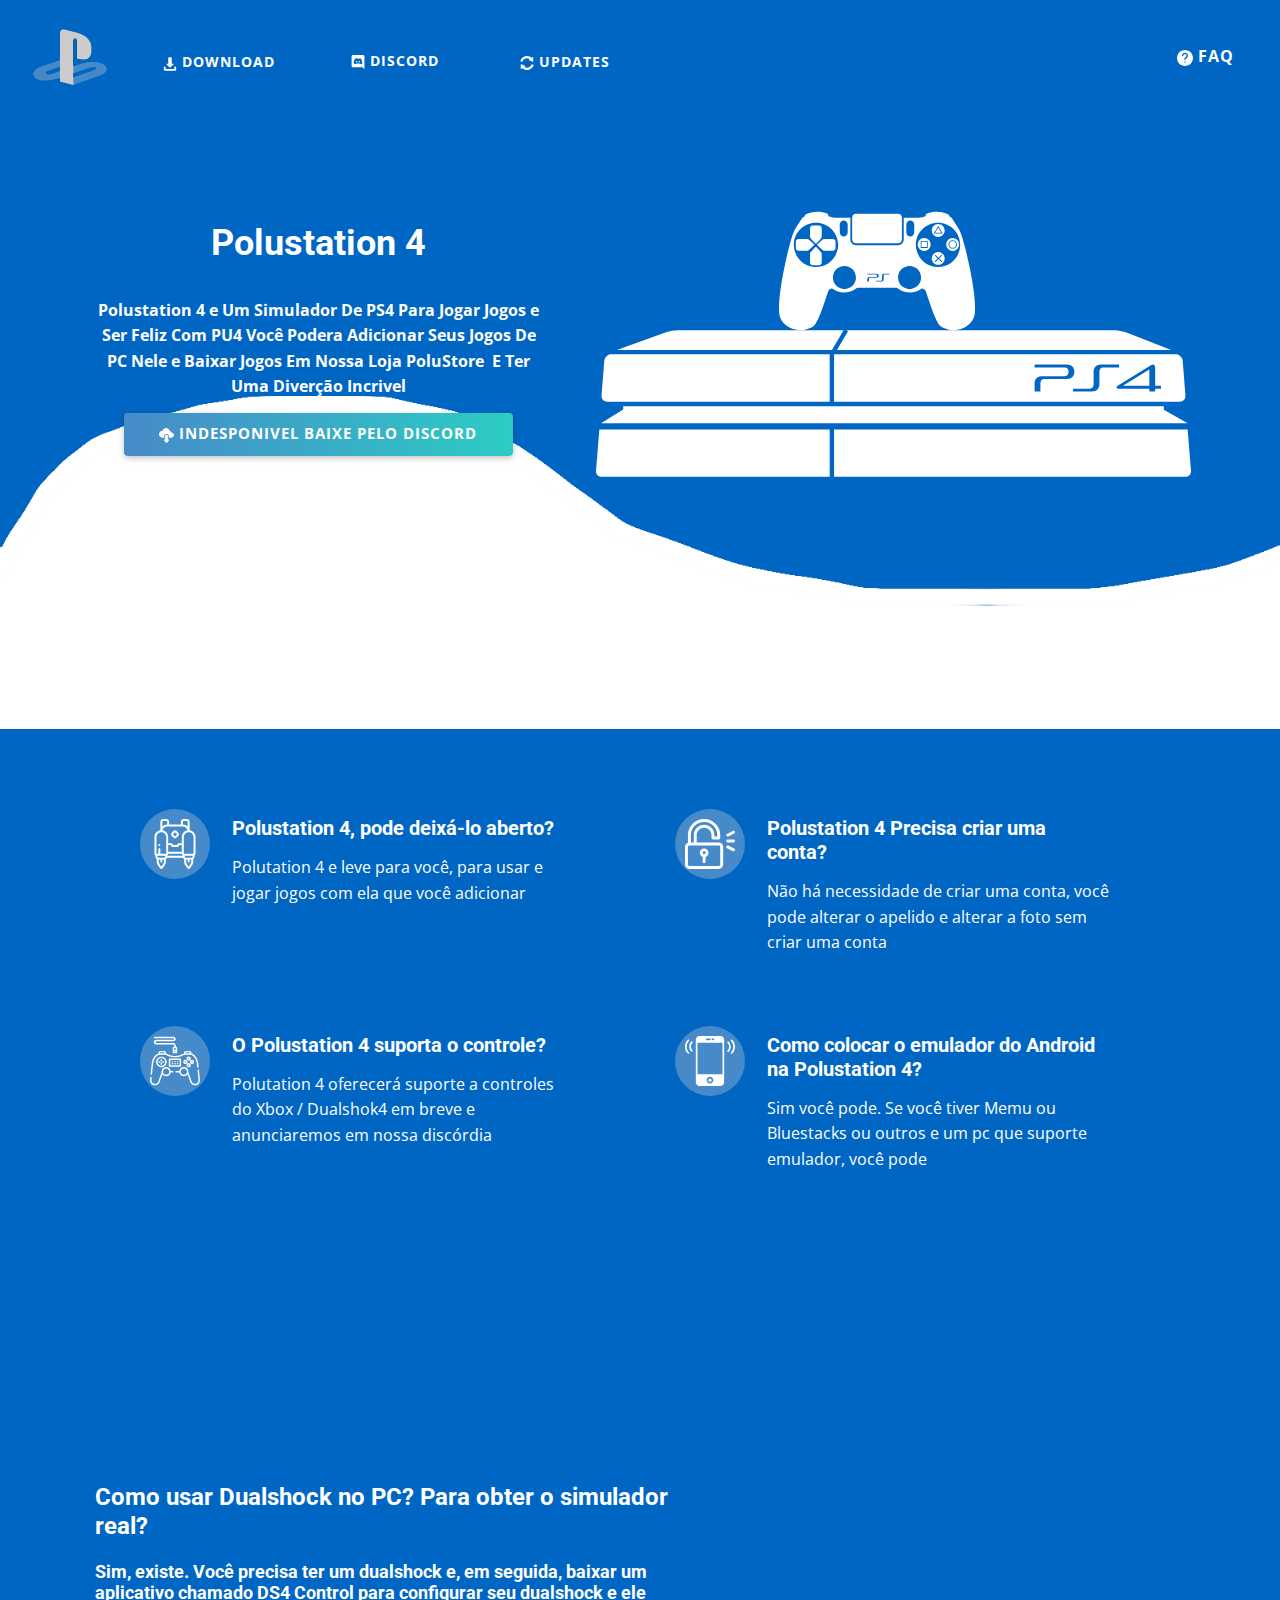
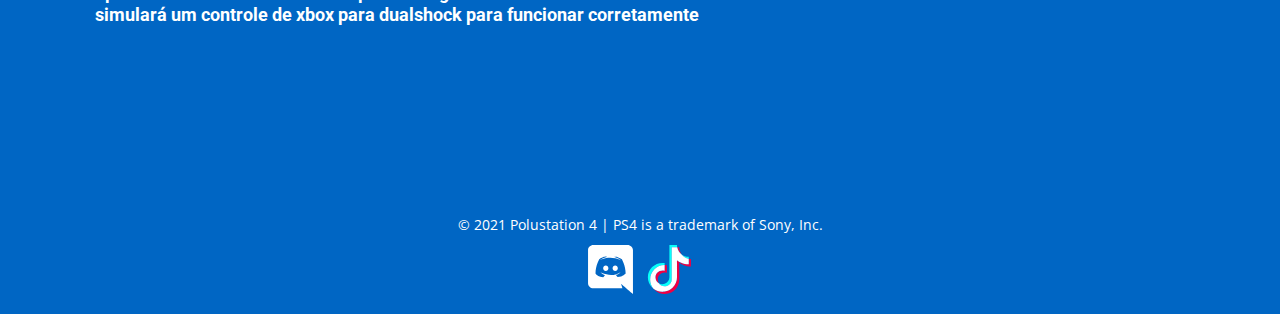
<file: Polustation-4---Simulator.html>
<!DOCTYPE html>
<html style="font-size: 16px;">
  <head>
    <meta name="viewport" content="width=device-width, initial-scale=1.0">
    <meta charset="utf-8">
    <meta name="keywords" content="">
    <meta name="description" content="">
    <meta name="page_type" content="np-template-header-footer-from-plugin">
    <title>Polustation 4 - Simulator</title>
    <link rel="stylesheet" href="nicepage.css" media="screen">
<link rel="stylesheet" href="Polustation-4---Simulator.css" media="screen">
    <script class="u-script" type="text/javascript" src="jquery.js" defer=""></script>
    <script class="u-script" type="text/javascript" src="nicepage.js" defer=""></script>
    <meta name="generator" content="Nicepage 3.26.0, nicepage.com">
    <meta property="og:title" content="PoluStation">
    <meta property="og:description" content="Um Simulador de Ps4 para seu Windows">
    <meta property="og:image" content="https://cdn.discordapp.com/attachments/852625903048982569/892122524849143888/png-clipart-the-witness-playstation-4-playstation-3-playstation-network-video-game-sony-playstation-.png">
    <link rel="icon" href="images/favicon.png">
    <link id="u-theme-google-font" rel="stylesheet" href="https://fonts.googleapis.com/css?family=Roboto:100,100i,300,300i,400,400i,500,500i,700,700i,900,900i|Open+Sans:300,300i,400,400i,600,600i,700,700i,800,800i">
    
    
    
    
    <script type="application/ld+json">{
		"@context": "http://schema.org",
		"@type": "Organization",
		"name": "Site1",
		"logo": "images/icons8-playstation-192.png",
		"sameAs": [
				"https://discord.gg/D4FFxQwe",
				"https://www.tiktok.com/@ynowzinofx?lang=pt-BR"
		]
}</script>
    <meta name="theme-color" content="#478ac9">
    <meta property="og:type" content="website">
  </head>
  <body class="u-body"><header class="u-clearfix u-custom-color-2 u-header u-header" id="sec-5f6f"><div class="u-clearfix u-sheet u-sheet-1">
        <a href="Polustation-4---Simulator.html" data-page-id="81131993" class="u-image u-logo u-image-1" data-image-width="154" data-image-height="154" title="Polutation 4 - Simulator">
          <img src="images/icons8-playstation-192.png" class="u-logo-image u-logo-image-1">
        </a>
        <a href="https://discord.gg/8TsswaG29H" class="u-border-none u-btn u-btn-round u-button-style u-hover-palette-1-light-1 u-none u-radius-50 u-btn-1" target="_blank"><span class="u-icon u-text-white"><svg class="u-svg-content" viewBox="0 0 24 24" style="width: 1em; height: 1em;"><path d="m3.58 21.196h14.259l-.681-2.205 1.629 1.398 1.493 1.338 2.72 2.273v-21.525c-.068-1.338-1.22-2.475-2.648-2.475l-16.767.003c-1.427 0-2.585 1.139-2.585 2.477v16.24c0 1.411 1.156 2.476 2.58 2.476zm10.548-15.513-.033.012.012-.012zm-7.631 1.269c1.833-1.334 3.532-1.27 3.532-1.27l.137.135c-2.243.535-3.26 1.537-3.26 1.537s.272-.133.747-.336c3.021-1.188 6.32-1.102 9.374.402 0 0-1.019-.937-3.124-1.537l.186-.183c.291.001 1.831.055 3.479 1.26 0 0 1.844 3.15 1.844 7.02-.061-.074-1.144 1.666-3.931 1.726 0 0-.472-.534-.808-1 1.63-.468 2.24-1.404 2.24-1.404-.535.337-1.023.537-1.419.737-.609.268-1.219.4-1.828.535-2.884.468-4.503-.315-6.033-.936l-.523-.266s.609.936 2.174 1.404c-.411.469-.818 1.002-.818 1.002-2.786-.066-3.802-1.806-3.802-1.806 0-3.876 1.833-7.02 1.833-7.02z"></path><path d="m14.308 12.771c.711 0 1.29-.6 1.29-1.34 0-.735-.576-1.335-1.29-1.335v.003c-.708 0-1.288.598-1.29 1.338 0 .734.579 1.334 1.29 1.334z"></path><path d="m9.69 12.771c.711 0 1.29-.6 1.29-1.34 0-.735-.575-1.335-1.286-1.335l-.004.003c-.711 0-1.29.598-1.29 1.338 0 .734.579 1.334 1.29 1.334z"></path></svg><img></span>&nbsp;Discord
        </a>
        <a href="Polustation-4---Simulator.html" data-page-id="81131993" class="u-btn u-btn-round u-button-style u-hover-palette-1-light-1 u-none u-radius-50 u-btn-2"><span class="u-icon u-icon-2"><svg class="u-svg-content" viewBox="0 0 512 512" x="0px" y="0px" style="width: 1em; height: 1em;"><g><path d="M448.608,351.791c-18.444,0-33.4,14.952-33.4,33.396v52.055H96.788v-52.055c0-18.443-14.952-33.396-33.396-33.396   s-33.396,14.952-33.396,33.396v85.451c0,18.443,14.952,33.4,33.396,33.4h385.217c18.443,0,33.396-14.957,33.396-33.4v-85.451   C482.005,366.743,467.052,351.791,448.608,351.791z"></path><path d="M245.918,387.325c5.563,5.559,14.6,5.559,20.157,0l117.039-117.038c3.41-3.41,4.423-8.532,2.579-13   c-1.844-4.45-6.18-7.351-11.012-7.351h-54.954V34.024c0-14.402-11.661-26.063-26.06-26.063h-75.323   c-14.398,0-26.06,11.66-26.06,26.063v215.912h-54.973c-4.827,0-9.163,2.9-11.007,7.351c-1.844,4.468-0.83,9.59,2.575,13   L245.918,387.325z"></path>
</g></svg><img></span>&nbsp;Download
        </a>
        <a href="Update.html" data-page-id="257920010" class="u-border-none u-btn u-btn-round u-button-style u-hover-palette-1-light-1 u-none u-radius-50 u-btn-3"><span class="u-icon u-icon-3"><svg class="u-svg-content" viewBox="0 0 487.23 487.23" x="0px" y="0px" style="width: 1em; height: 1em;"><g><g><path d="M55.323,203.641c15.664,0,29.813-9.405,35.872-23.854c25.017-59.604,83.842-101.61,152.42-101.61    c37.797,0,72.449,12.955,100.23,34.442l-21.775,3.371c-7.438,1.153-13.224,7.054-14.232,14.512    c-1.01,7.454,3.008,14.686,9.867,17.768l119.746,53.872c5.249,2.357,11.33,1.904,16.168-1.205    c4.83-3.114,7.764-8.458,7.796-14.208l0.621-131.943c0.042-7.506-4.851-14.144-12.024-16.332    c-7.185-2.188-14.947,0.589-19.104,6.837l-16.505,24.805C370.398,26.778,310.1,0,243.615,0C142.806,0,56.133,61.562,19.167,149.06    c-5.134,12.128-3.84,26.015,3.429,36.987C29.865,197.023,42.152,203.641,55.323,203.641z"></path><path d="M464.635,301.184c-7.27-10.977-19.558-17.594-32.728-17.594c-15.664,0-29.813,9.405-35.872,23.854    c-25.018,59.604-83.843,101.61-152.42,101.61c-37.798,0-72.45-12.955-100.232-34.442l21.776-3.369    c7.437-1.153,13.223-7.055,14.233-14.514c1.009-7.453-3.008-14.686-9.867-17.768L49.779,285.089    c-5.25-2.356-11.33-1.905-16.169,1.205c-4.829,3.114-7.764,8.458-7.795,14.207l-0.622,131.943    c-0.042,7.506,4.85,14.144,12.024,16.332c7.185,2.188,14.948-0.59,19.104-6.839l16.505-24.805    c44.004,43.32,104.303,70.098,170.788,70.098c100.811,0,187.481-61.561,224.446-149.059    C473.197,326.043,471.903,312.157,464.635,301.184z"></path>
</g>
</g></svg><img></span>&nbsp;Updates
        </a>
        <a href="FAQ.html" data-page-id="284483338" class="u-border-none u-btn u-btn-round u-button-style u-hover-palette-1-light-1 u-none u-radius-50 u-btn-4"><span class="u-icon u-icon-4"><svg class="u-svg-content" viewBox="0 0 24 24" style="width: 1em; height: 1em;"><path d="m12 0c-6.617 0-12 5.383-12 12s5.383 12 12 12 12-5.383 12-12-5.383-12-12-12zm0 19c-.552 0-1-.448-1-1s.448-1 1-1 1 .448 1 1-.448 1-1 1zm1.583-6.358c-.354.163-.583.52-.583.909v.449c0 .552-.447 1-1 1s-1-.448-1-1v-.449c0-1.167.686-2.237 1.745-2.726 1.019-.469 1.755-1.714 1.755-2.325 0-1.378-1.121-2.5-2.5-2.5s-2.5 1.122-2.5 2.5c0 .552-.447 1-1 1s-1-.448-1-1c0-2.481 2.019-4.5 4.5-4.5s4.5 2.019 4.5 4.5c0 1.351-1.172 3.337-2.917 4.142z"></path></svg><img></span>&nbsp;​FAQ
        </a>
      </div></header>
    <section class="u-clearfix u-image u-section-1" id="sec-e75b" data-image-width="1600" data-image-height="1200">
      <div class="u-clearfix u-sheet u-valign-top u-sheet-1">
        <div class="u-clearfix u-gutter-10 u-layout-wrap u-layout-wrap-1">
          <div class="u-layout" style="">
            <div class="u-layout-row" style="">
              <div class="u-container-style u-layout-cell u-left-cell u-size-30 u-size-xs-60 u-layout-cell-1" src="">
                <div class="u-container-layout u-container-layout-1">
                  <h2 class="u-align-center u-text u-text-body-alt-color u-text-default u-text-1">Polustation 4</h2>
                  <p class="u-align-center u-text u-text-white u-text-2"> Polustation 4 e Um Simulador De PS4 Para Jogar Jogos e Ser Feliz Com PU4 Você Podera Adicionar Seus Jogos De PC Nele e Baixar Jogos Em Nossa Loja PoluStore&nbsp; E Ter Uma Diverção Incrivel</p>
                  <a href="https://polutation.s3.us-west-2.amazonaws.com/PoluTation.zip" class="u-btn u-btn-round u-button-style u-gradient u-none u-radius-4 u-text-body-alt-color u-btn-1" target="_blank"><span class="u-icon u-icon-1"><svg class="u-svg-content" viewBox="0 0 512 512" style="width: 1em; height: 1em;"><g><path d="m286 241h-60c-8.291 0-15 6.709-15 15v135h-30c-5.684 0-10.869 3.208-13.418 8.291-2.534 5.083-1.992 11.162 1.421 15.703l75 91c2.827 3.779 7.28 6.006 11.997 6.006s9.17-2.227 11.997-6.006l75-91c3.413-4.541 3.955-10.62 1.421-15.703-2.549-5.083-7.734-8.291-13.418-8.291h-30v-135c0-8.291-6.709-15-15-15z"></path><path d="m419.491 151.015c-6.167-30.205-30.703-53.848-62.446-58.872-13.096-52.72-61.011-92.143-116.045-92.143-54.917 0-102.305 38.837-115.737 91.117-1.407-.073-2.827-.117-4.263-.117-66.167 0-121 53.833-121 120s54.833 120 121 120h60v-75c0-24.814 20.186-45 45-45h60c24.814 0 45 20.186 45 45v75h90c49.629 0 91-40.371 91-90 0-50.127-42.06-91.23-92.509-89.985z"></path>
</g></svg><img></span>&nbsp;​Indesponivel baixe pelo discord
                  </a>
                </div>
              </div>
              <div class="u-container-style u-layout-cell u-right-cell u-size-30 u-size-xs-60 u-layout-cell-2" src="">
                <div class="u-container-layout u-container-layout-2" src=""><span class="u-icon u-icon-circle u-text-white u-icon-2"><svg class="u-svg-link" preserveAspectRatio="xMidYMin slice" viewBox="0 0 587.443 587.443" style=""><use xmlns:xlink="http://www.w3.org/1999/xlink" xlink:href="#svg-ed3c"></use></svg><svg class="u-svg-content" viewBox="0 0 587.443 587.443" x="0px" y="0px" id="svg-ed3c" style="enable-background:new 0 0 587.443 587.443;"><g><g><path d="M244.477,221.301H80.987c-3.378,0-8.696,0.93-11.873,2.081l-48.526,17.522h212.34L244.477,221.301z"></path><path d="M237.892,240.903h329.954l-44.063-17.356c-3.146-1.236-8.434-2.246-11.812-2.246H246.968l1.848,1.089L237.892,240.903z"></path><polygon points="560.594,299.852 560.594,296.326 554.357,296.326 32.187,296.326 26.85,296.326 26.85,299.625 4.971,313.168     584.162,313.168   "></polygon><path d="M230.738,366.143v-46.854H3.282L0.02,360.041c-0.269,3.373,2.252,6.102,5.631,6.102H230.738z"></path><path d="M235.021,319.289v46.854h346.772c3.378,0,5.899-2.729,5.63-6.102l-3.262-40.752H235.021z"></path><path d="M11.091,292.042h28.011h507.673h29.571c3.378,0,5.899-2.729,5.631-6.102l-2.772-34.651    c-0.099-1.248-0.655-2.337-1.377-3.305c-0.441-0.587-0.942-1.083-1.543-1.505c-1.083-0.759-2.325-1.292-3.696-1.292H235.364    l-0.349,0.588v1.554v2.142v39.811v2.754h-4.278v-2.754v-39.811v-2.142v-2.142H14.842c-1.377,0-2.625,0.539-3.715,1.304    c-0.594,0.422-1.089,0.918-1.53,1.5c-0.716,0.967-1.267,2.056-1.371,3.299L5.454,285.94    C5.191,289.306,7.712,292.042,11.091,292.042z M552.051,258.125v17.932c0,0.098,0.085,0.184,0.189,0.184h-0.189l5.538,0.006    c0.104,0,0.189,0.086,0.189,0.184v2.473c0,0.104-0.085,0.189-0.189,0.189h-5.349c-0.098,0-0.189,0.086-0.189,0.19v2.466    c0,0.104-0.086,0.19-0.19,0.19h-5.36c-0.099,0-0.184-0.086-0.184-0.19v-2.515c-0.019-0.08-0.086-0.135-0.172-0.141H516.31    c-1.39,0-2.081-0.385-2.344-0.948c-0.307-0.649,0.116-1.524,1.383-2.301l32.124-19.725    C550.141,254.465,552.051,255.371,552.051,258.125z M491.278,274.777v-12.319c0-4.052,2.473-7.167,7.528-7.167h17.424    c0.098,0,0.184,0.085,0.184,0.189v2.473c0,0.098-0.08,0.184-0.184,0.184h-15.533c-2.509,0-3.696,1.805-3.696,4.32v12.332    c0,4.058-2.479,7.16-7.527,7.16h-18.269c-0.104,0-0.189-0.085-0.189-0.189v-2.473c0-0.104,0.086-0.189,0.184-0.189h16.383    C490.085,279.092,491.278,277.287,491.278,274.777z M462.863,258.137h-29.627c-0.104,0-0.189-0.086-0.189-0.19v-2.472    c0-0.104,0.086-0.184,0.189-0.184h31.519c5.055,0,7.527,3.115,7.527,7.172c0,4.051-2.473,7.161-7.527,7.161h-22.467    c-2.074,0-3.525,1.756-3.525,4.266v7.87c0,0.104-0.085,0.189-0.189,0.189h-5.343c-0.104,0-0.189-0.079-0.189-0.189v-7.87    c0-4.058,2.741-7.112,6.377-7.112h23.434c2.509,0,3.702-1.805,3.702-4.314C466.566,259.942,465.373,258.137,462.863,258.137z"></path><path d="M546.132,276.24c0.104,0,0.19-0.086,0.19-0.19v-15.306c0-0.343-0.288-0.361-0.459-0.251l-24.891,15.325    c-0.146,0.098-0.214,0.184-0.184,0.306c0.031,0.074,0.135,0.123,0.337,0.123h25.006V276.24z"></path>
</g>
</g></svg></span><span class="u-icon u-icon-circle u-text-white u-icon-3"><svg class="u-svg-link" preserveAspectRatio="xMidYMin slice" viewBox="0 0 110.73 110.73" style=""><use xmlns:xlink="http://www.w3.org/1999/xlink" xlink:href="#svg-47a0"></use></svg><svg class="u-svg-content" viewBox="0 0 110.73 110.73" x="0px" y="0px" id="svg-47a0" style="enable-background:new 0 0 110.73 110.73;"><g><path d="M23.633,44.574c0.306,0.367,0.498,0.859,0.498,1.312V50.5c0,0.864-0.701,1.565-1.565,1.565h-3.499   c-0.864,0-1.564-0.701-1.564-1.565v-4.614c0-0.548,0.28-1.154,0.706-1.526l2.208-2.412c0.226-0.248,0.592-0.248,0.818,0   l2.404,2.627L23.633,44.574L23.633,44.574z M19.611,40.167l-2.627-2.404v0.006c-0.367-0.306-0.859-0.498-1.311-0.498h-4.616   c-0.864,0-1.564,0.701-1.564,1.565v3.499c0,0.864,0.7,1.564,1.564,1.564h4.616c0.547,0,1.153-0.281,1.525-0.706l2.413-2.208   C19.858,40.757,19.858,40.392,19.611,40.167z M43.477,39.752h23.812c1.182,0,2.143-0.962,2.143-2.145v-0.027V25.234v-0.063   c0-1.183-0.961-2.145-2.142-2.145H43.477c-1.181,0-2.142,0.962-2.142,2.145v0.027v12.346v0.063   C41.336,38.791,42.297,39.752,43.477,39.752z M20.417,39.723c0.226,0.246,0.592,0.246,0.818,0l2.404-2.628h-0.006   c0.306-0.367,0.498-0.859,0.498-1.312v-4.616c0-0.863-0.701-1.563-1.565-1.563h-3.499c-0.864,0-1.564,0.7-1.564,1.563v4.616   c0,0.546,0.28,1.152,0.706,1.525L20.417,39.723z M98.107,36.732c2.013,0,3.645,1.632,3.645,3.644c0,2.013-1.632,3.645-3.645,3.645   c-2.012,0-3.644-1.632-3.644-3.645C94.464,38.364,96.096,36.732,98.107,36.732z M98.107,37.947c-1.313,0-2.384,1.069-2.384,2.384   s1.07,2.386,2.384,2.386c1.315,0,2.385-1.07,2.385-2.386C100.492,39.017,99.424,37.947,98.107,37.947z M88.206,33.787h3.496   l-1.748-2.959L88.206,33.787z M93.599,32.525c0,2.013-1.631,3.644-3.645,3.644c-2.012,0-3.645-1.631-3.645-3.644   c0-2.013,1.632-3.645,3.645-3.645C91.968,28.88,93.599,30.513,93.599,32.525z M92.49,34.236l-2.536-4.294l-2.535,4.294H92.49z    M96.174,40.332c0,1.066,0.867,1.936,1.935,1.936s1.936-0.869,1.936-1.936c0-1.065-0.868-1.935-1.936-1.935   S96.174,39.266,96.174,40.332z M93.599,48.241c0,2.013-1.631,3.646-3.645,3.646c-2.012,0-3.645-1.632-3.645-3.646   c0-2.012,1.632-3.644,3.645-3.644C91.968,44.598,93.599,46.229,93.599,48.241z M90.466,48.241l1.709-1.709l-0.415-0.415   l-1.709,1.71l-1.709-1.71l-0.415,0.415l1.709,1.709l-1.709,1.709l0.415,0.414l1.709-1.708l1.709,1.708l0.415-0.414L90.466,48.241z    M110.726,77.349c-0.047,3.618-0.842,6.106-4.352,8.995c-6.122,4.729-14.394,1.643-16.145-0.941   c-1.751-2.585-3.243-6.604-4.432-10.095c-0.969-2.84-1.938-5.68-2.885-8.527c-0.303-0.908-1.062-1.249-1.831-1.588   c-0.093-0.04-0.277,0.05-0.385,0.129c-4.222,3.075-9.568,2.979-13.682-0.229c-0.209-0.164-0.524-0.276-0.79-0.276   c-1.215,0-4.345,0.004-7.418,0.009v0.015c-0.672-0.003-1.931-0.005-3.442-0.008c-1.511,0.003-2.771,0.005-3.442,0.008v-0.015   c-3.073-0.005-6.203-0.009-7.418-0.009c-0.266,0-0.581,0.112-0.79,0.276c-4.113,3.209-9.46,3.305-13.683,0.229   c-0.107-0.079-0.292-0.169-0.385-0.129c-0.77,0.339-1.528,0.68-1.831,1.588c-0.947,2.849-1.916,5.688-2.884,8.527   c-1.188,3.491-2.68,7.51-4.432,10.095c-1.751,2.584-10.022,5.672-16.145,0.941c-3.509-2.889-4.304-5.377-4.351-8.995   c-0.035-2.744,0.124-5.505,0.423-8.232c0.602-5.501,1.614-10.942,2.725-16.364c1.092-5.333,2.351-10.628,3.92-15.845   c0.71-2.361,1.567-4.656,2.938-6.729c1.072-1.619,2.123-3.251,3.222-4.851c0.201-0.293,0.563-0.499,0.889-0.679   c0.248-0.139,0.431-0.238,0.45-0.566c0.01-0.174,0.158-0.378,0.304-0.491c0.229-0.179,0.498-0.319,0.768-0.43   c3.877-1.587,7.779-1.652,11.702-0.165c0.333,0.126,0.522,0.352,0.49,0.698c-0.05,0.54,0.16,0.838,0.706,0.887   c0.043,0.004,0.085,0.026,0.124,0.047c0.924,0.478,1.917,0.642,2.944,0.646h8.716l-0.027,12.334c0,1.755,1.426,3.184,3.18,3.184   h23.812c1.754,0,3.181-1.429,3.181-3.184V25.273h8.652c1.027-0.004,2.021-0.168,2.944-0.646c0.039-0.021,0.081-0.043,0.124-0.047   c0.546-0.049,0.755-0.347,0.706-0.887c-0.032-0.347,0.156-0.572,0.49-0.698c3.923-1.487,7.824-1.422,11.702,0.165   c0.271,0.11,0.539,0.251,0.768,0.43c0.146,0.113,0.294,0.317,0.304,0.491c0.02,0.328,0.202,0.428,0.45,0.566   c0.326,0.18,0.688,0.386,0.889,0.679c1.1,1.6,2.15,3.231,3.223,4.851c1.371,2.073,2.227,4.368,2.937,6.729   c1.57,5.217,2.829,10.512,3.92,15.845c1.11,5.421,2.123,10.863,2.726,16.364C110.602,71.844,110.762,74.604,110.726,77.349z    M34.333,33.658c0,1.235,1,2.236,2.235,2.236c1.235,0,2.236-1.001,2.236-2.236v-4.6c0-1.234-1-2.235-2.236-2.235   c-1.234,0-2.235,1.001-2.235,2.235V33.658z M33.41,40.591c0-6.915-5.606-12.522-12.521-12.522c-6.916,0-12.522,5.607-12.522,12.522   c0,6.916,5.606,12.521,12.522,12.521C27.804,53.113,33.41,47.507,33.41,40.591z M43.481,59.1c0-3.594-2.913-6.507-6.507-6.507   c-3.593,0-6.506,2.913-6.506,6.507c0,3.594,2.913,6.506,6.506,6.506C40.568,65.605,43.481,62.693,43.481,59.1z M54.975,59.236   c0.125,0,0.251,0,0.375-0.013c0.385-0.044,0.702-0.204,0.894-0.555c0.137-0.245,0.161-0.514,0.141-0.788   c-0.043-0.579-0.511-1.017-1.091-1.017c-1.763,0-3.525,0-5.287,0c-0.035,0-0.071,0-0.119,0c0,0.126,0.006,0.235-0.002,0.347   c-0.005,0.087,0.028,0.107,0.112,0.107c0.943-0.003,1.887-0.003,2.831-0.003c0.661,0,1.321,0,1.983,0.001   c0.327,0,0.537,0.157,0.602,0.471c0.028,0.135,0.034,0.279,0.016,0.417c-0.05,0.382-0.261,0.556-0.646,0.556   c-1.258,0-2.518,0.009-3.777-0.004c-0.629-0.006-1.067,0.469-1.101,1.037c-0.028,0.472-0.012,0.945-0.018,1.418   c-0.001,0.061,0.02,0.084,0.083,0.084c0.259-0.002,0.518-0.005,0.778,0c0.073,0.002,0.09-0.028,0.089-0.095   c-0.002-0.356-0.001-0.715,0-1.071c0-0.107,0-0.214,0.012-0.32c0.033-0.298,0.235-0.579,0.636-0.575   C52.646,59.246,53.812,59.238,54.975,59.236z M62.326,56.865c-0.03,0-0.052,0-0.071,0c-1.016,0-2.03-0.006-3.044,0.007   c-0.339,0.004-0.629,0.153-0.833,0.435c-0.155,0.212-0.216,0.454-0.217,0.714c-0.001,0.699,0.004,1.399-0.002,2.101   c-0.004,0.408-0.202,0.71-0.693,0.699c-0.843-0.015-1.686-0.004-2.527-0.004c-0.021,0-0.042,0.002-0.063,0   c-0.057-0.005-0.081,0.019-0.08,0.078c0.004,0.104,0.004,0.207,0,0.312c-0.003,0.07,0.026,0.09,0.094,0.09   c0.998-0.002,1.995,0,2.992-0.002c0.262,0,0.515-0.056,0.737-0.201c0.344-0.229,0.483-0.565,0.487-0.961   c0.006-0.68,0.001-1.357,0.002-2.037c0.001-0.085,0.007-0.172,0.019-0.257c0.033-0.257,0.193-0.444,0.423-0.497   c0.073-0.02,0.152-0.022,0.229-0.022c0.807-0.001,1.613-0.001,2.419-0.001c0.021,0,0.046,0.008,0.062-0.002   c0.024-0.016,0.061-0.037,0.062-0.06C62.329,57.131,62.326,57.006,62.326,56.865z M71.929,33.658c0,1.235,1,2.236,2.234,2.236   c1.235,0,2.235-1.001,2.235-2.236v-4.6c0-1.234-1-2.235-2.235-2.235c-1.234,0-2.234,1.001-2.234,2.235V33.658z M80.263,59.1   c0-3.594-2.913-6.507-6.506-6.507c-3.595,0-6.508,2.913-6.508,6.507c0,3.594,2.913,6.506,6.508,6.506   C77.35,65.605,80.263,62.693,80.263,59.1z M102.364,40.591c0-6.915-5.605-12.522-12.521-12.522s-12.522,5.607-12.522,12.522   c0,6.916,5.606,12.521,12.522,12.521S102.364,47.507,102.364,40.591z M85.69,40.376c0,2.013-1.632,3.645-3.645,3.645   c-2.014,0-3.646-1.632-3.646-3.645c0-2.012,1.632-3.644,3.646-3.644C84.059,36.732,85.69,38.364,85.69,40.376z M84.028,38.35   h-3.965v3.964h3.965V38.35z M30.389,37.27h-4.616c-0.452,0-0.943,0.192-1.311,0.498v-0.006l-2.627,2.404   c-0.247,0.226-0.247,0.592,0,0.818l2.413,2.208c0.373,0.425,0.979,0.706,1.525,0.706h4.616c0.864,0,1.564-0.7,1.564-1.564v-3.499   C31.953,37.971,31.253,37.27,30.389,37.27z M83.578,38.797h-3.064v3.067h3.064V38.797z"></path>
</g></svg>
            
            
          </span>
                </div>
              </div>
            </div>
          </div>
        </div>
      </div>
    </section>
    <section class="u-align-center u-clearfix u-custom-color-2 u-section-2" id="sec-5af6">
      <div class="u-clearfix u-sheet u-sheet-1">
        <div class="u-expanded-width-lg u-expanded-width-md u-expanded-width-sm u-expanded-width-xs u-list u-list-1">
          <div class="u-repeater u-repeater-1">
            <div class="u-container-style u-list-item u-repeater-item">
              <div class="u-container-layout u-similar-container u-container-layout-1"><span class="u-icon u-icon-circle u-palette-1-base u-spacing-10 u-text-white u-icon-1"><svg class="u-svg-link" preserveAspectRatio="xMidYMin slice" viewBox="0 0 512.002 512.002" style=""><use xmlns:xlink="http://www.w3.org/1999/xlink" xlink:href="#svg-e773"></use></svg><svg class="u-svg-content" viewBox="0 0 512.002 512.002" id="svg-e773"><g><g><path d="m406.004 116.321v-86.321c0-16.542-13.458-30-30-30h-30c-16.543 0-30.001 13.458-30.001 30v25.595h-120.004v-25.595c0-16.542-13.458-30-30-30h-30.001c-16.542 0-30 13.458-30 30v86.321c-33.876 4.869-60 34.072-60 69.274v170c0 7.384 4.033 13.83 10.001 17.295v12.705c0 11.564 6.581 21.614 16.19 26.619-5.287 15.394-4.711 31.301 1.776 47.442 7.618 18.958 22.573 36.25 34.75 49.197 1.89 2.009 4.525 3.149 7.284 3.149s5.395-1.14 7.284-3.149c12.177-12.947 27.131-30.239 34.749-49.197 6.487-16.141 7.063-32.048 1.776-47.442 6.697-3.488 11.919-9.425 14.471-16.619h163.445c2.552 7.195 7.774 13.131 14.471 16.62-5.287 15.394-4.711 31.301 1.775 47.442 7.619 18.958 22.573 36.25 34.75 49.197 1.89 2.009 4.525 3.149 7.284 3.149s5.395-1.14 7.284-3.149c12.177-12.946 27.131-30.238 34.75-49.197 6.486-16.141 7.062-32.047 1.775-47.442 9.61-5.006 16.191-15.055 16.191-26.62v-12.705c5.968-3.465 10-9.911 10-17.294v-170c0-35.203-26.124-64.407-60-69.275zm40 69.274v170h-100v-170c0-27.57 22.43-50 50-50s50 22.43 50 50zm-19.989 210c-.016 0-.032.001-.049.001h-59.926c-.016 0-.032-.001-.048-.001-5.508-.006-9.989-4.489-9.989-9.999v-10h80v10c.001 5.51-4.48 9.993-9.988 9.999zm-280.005 0c-.016 0-.032.001-.049.001h-59.925c-.016 0-.032-.001-.049-.001-5.509-.006-9.988-4.489-9.988-9.999v-10h80v10c0 5.51-4.48 9.993-9.989 9.999zm29.989-22.706c5.967-3.465 9.999-9.91 9.999-17.294v-.002h.001 140.005v.002c0 7.383 4.032 13.829 10 17.294v2.706h-160.005zm150.005-37.295h-140.005-.001v-68.12h.001 28.239l2.664 5.34c2.521 5.124 7.216 14.66 18.637 14.66h40.958c11.421 0 16.114-9.537 18.636-14.66l2.631-5.272h28.24zm20-315.594h30c5.514 0 10 4.486 10 10v46.652c-12.715-12.987-30.433-21.057-50-21.057l-.001-25.595c0-5.514 4.486-10 10.001-10zm-10 55.596c24.443 0 44.831 17.634 49.145 40.845-33.461 5.232-59.145 34.248-59.145 69.155v61.946h-34.421c-3.788 0-7.25 2.14-8.944 5.528l-5.451 10.914c-.532 1.083-1.272 2.586-1.842 3.491h-38.656c-.569-.905-1.31-2.409-1.843-3.492l-5.483-10.98c-1.693-3.388-5.156-5.528-8.944-5.528h-34.42-.001v-61.879c0-34.906-25.684-63.922-59.145-69.155 4.314-23.211 24.703-40.845 49.145-40.845zm-210.006-45.596c0-5.514 4.486-10 10-10h30.001c5.514 0 10 4.486 10 10v25.595s0 0-.001 0c-19.567 0-37.285 8.07-50 21.057zm-60 155.595c0-27.57 22.43-50 50-50h.001c27.569 0 49.999 22.43 49.999 50l.001 170h-59.999v-44.995c0-5.523-4.478-10-10-10s-10 4.477-10 10v44.996h-20.002zm50.001 301.57c-22.047-25.028-33.748-47.475-23.712-71.57h13.712v18.735c0 5.523 4.478 10 10 10s10-4.477 10-10v-18.735h13.711c10.036 24.095-1.665 46.542-23.711 71.57zm280.005 0c-22.046-25.028-33.748-47.475-23.711-71.57h13.711v18.735c0 5.523 4.478 10 10 10s10-4.477 10-10v-18.735h13.711c10.037 24.095-1.665 46.542-23.711 71.57z"></path><path d="m241.859 192.153c3.898 3.898 9.02 5.847 14.142 5.847 5.121 0 10.243-1.949 14.143-5.848l21.213-21.213c7.798-7.798 7.798-20.486 0-28.284l-21.214-21.214c-7.796-7.796-20.484-7.798-28.284.001l-21.213 21.213s0 0-.001 0c-7.795 7.798-7.795 20.485.001 28.283zm-7.07-35.357 21.212-21.213 21.213 21.214-21.213 21.213-21.214-21.213z"></path><path d="m96 275.603c5.522 0 10-4.477 10-10v-.008c0-5.523-4.478-9.996-10-9.996s-10 4.481-10 10.004 4.478 10 10 10z"></path>
</g>
</g></svg>
            
            
          </span>
                <div class="u-container-style u-group u-group-1">
                  <div class="u-container-layout u-container-layout-2">
                    <h5 class="u-text u-text-1"> Polustation 4, pode deixá-lo aberto?</h5>
                    <p class="u-text u-text-2"> Polutation 4 e leve para você, para usar e jogar jogos com ela que você adicionar</p>
                  </div>
                </div>
              </div>
            </div>
            <div class="u-container-style u-list-item u-repeater-item">
              <div class="u-container-layout u-similar-container u-container-layout-3"><span class="u-icon u-icon-circle u-palette-1-base u-spacing-10 u-text-white u-icon-2"><svg class="u-svg-link" preserveAspectRatio="xMidYMin slice" viewBox="0 0 512 512" style=""><use xmlns:xlink="http://www.w3.org/1999/xlink" xlink:href="#svg-f17a"></use></svg><svg class="u-svg-content" viewBox="0 0 512 512" x="0px" y="0px" id="svg-f17a" style="enable-background:new 0 0 512 512;"><g><g><path d="M510.413,129.292c-3.705-7.409-12.713-10.413-20.124-6.708l-60,30c-7.41,3.705-10.413,12.715-6.708,20.125    c3.704,7.409,12.713,10.413,20.124,6.708l60-30C511.115,145.712,514.118,136.702,510.413,129.292z"></path>
</g>
</g><g><g><path d="M503.705,302.583l-60-30c-7.406-3.703-16.418-0.702-20.124,6.708c-3.705,7.41-0.702,16.42,6.708,20.125l60,30    c7.41,3.705,16.42,0.701,20.124-6.708C514.118,315.298,511.115,306.288,503.705,302.583z"></path>
</g>
</g><g><g><path d="M345.998,241H119.999v-76c0-41.355,34.094-75,76-75c41.355,0,75,33.645,75,75v30c0,8.284,6.716,15,15,15h60    c8.284,0,15-6.716,15-15v-30c0-90.98-74.018-164.999-164.999-164.999C104.467,0.002,30,74.02,30,165.001v78.58    C12.541,249.772,0,266.445,0,286v180.999c0,24.813,20.187,45,45,45h300.998c24.813,0,45-20.187,45-45V286    C390.998,261.187,370.811,241,345.998,241z M60,165.001c0-74.439,61.01-134.999,135.999-134.999    c74.439,0,134.999,60.561,134.999,134.999v15h-30v-15c0-57.897-47.103-104.999-104.999-104.999    c-58.068,0-105.999,47.12-105.999,104.999v76H60V165.001z M360.998,466.999c0,8.271-6.729,15-15,15H45c-8.271,0-15-6.729-15-15    V286c0-8.271,6.729-15,15-15c13.988,0,288.883,0,300.998,0c8.271,0,15,6.729,15,15V466.999z"></path>
</g>
</g><g><g><path d="M195.999,301c-24.813,0-45,20.187-45,45c0,19.555,12.541,36.228,30,42.42v48.58c0,8.284,6.716,15,15,15s15-6.716,15-15    v-48.58c17.459-6.192,30-22.865,30-42.42C240.999,321.187,220.812,301,195.999,301z M195.999,360.999c-8.271,0-15-6.729-15-15    s6.729-15,15-15s15,6.729,15,15S204.27,360.999,195.999,360.999z"></path>
</g>
</g><g><g><path d="M496.997,211h-60c-8.284,0-15,6.716-15,15s6.716,15,15,15h60c8.284,0,15-6.716,15-15S505.281,211,496.997,211z"></path>
</g>
</g></svg>
            
            
          </span>
                <div class="u-container-style u-group u-video-cover u-group-2">
                  <div class="u-container-layout u-container-layout-4">
                    <h5 class="u-text u-text-3"> Polustation 4 Precisa criar uma conta?</h5>
                    <p class="u-text u-text-default u-text-4"> Não há necessidade de criar uma conta, você pode alterar o apelido e alterar a foto sem criar uma conta</p>
                  </div>
                </div>
              </div>
            </div>
            <div class="u-container-style u-list-item u-repeater-item">
              <div class="u-container-layout u-similar-container u-container-layout-5"><span class="u-icon u-icon-circle u-palette-1-base u-spacing-10 u-text-white u-icon-3"><svg class="u-svg-link" preserveAspectRatio="xMidYMin slice" viewBox="0 0 511.997 511.997" style=""><use xmlns:xlink="http://www.w3.org/1999/xlink" xlink:href="#svg-d69b"></use></svg><svg class="u-svg-content" viewBox="0 0 511.997 511.997" x="0px" y="0px" id="svg-d69b" style="enable-background:new 0 0 511.997 511.997;"><g><g><path d="M498.441,316.082c-1.862-16.706-3.498-30.189-4.863-40.071c-5.477-39.65-25.246-72.838-54.237-91.054    c-4.784-3.006-10.038-5.085-15.508-6.178v-8.792c0-9.615-7.822-17.438-17.438-17.438h-41.125c-9.615,0-17.438,7.823-17.438,17.438    v8.735c-4.868,0.94-9.571,2.659-13.895,5.107l-0.417,0.237c-22.406,12.818-48.162,19.593-74.485,19.593h-6.075    c-26.323,0-52.079-6.775-74.486-19.594l-0.416-0.236c-4.325-2.449-9.028-4.168-13.896-5.108v-8.735    c0-9.615-7.823-17.438-17.438-17.438h-41.125c-9.615,0-17.438,7.823-17.438,17.438v8.792c-5.47,1.093-10.724,3.172-15.507,6.178    c-28.991,18.215-48.76,51.404-54.237,91.054c-3.021,21.873-7.226,60.116-12.496,113.67c-0.404,4.121,2.609,7.791,6.731,8.197    c0.25,0.025,0.498,0.037,0.743,0.037c3.812,0,7.074-2.894,7.455-6.766c5.251-53.358,9.432-91.406,12.427-113.086    c4.869-35.248,22.13-64.555,47.358-80.406c4.972-3.124,10.689-4.775,16.532-4.775h58.266c5.345,0,10.613,1.383,15.236,4    l0.357,0.203c24.67,14.114,53.002,21.575,81.934,21.575h6.075c28.932,0,57.264-7.46,81.933-21.574l0.359-0.204    c4.622-2.616,9.89-4,15.235-4h58.266c5.843,0,11.56,1.651,16.532,4.776c25.229,15.851,42.489,45.158,47.358,80.406    c1.347,9.753,2.967,23.104,4.814,39.68c0.459,4.117,4.172,7.077,8.285,6.624C495.934,323.908,498.899,320.199,498.441,316.082z     M149.162,177.881h-46.001v-7.896c0-1.345,1.094-2.438,2.438-2.438h41.125c1.344,0,2.438,1.094,2.438,2.438V177.881z     M408.834,177.881h-46.001v-7.896c0-1.345,1.094-2.438,2.438-2.438h41.125c1.344,0,2.438,1.094,2.438,2.438V177.881z"></path>
</g>
</g><g><g><path d="M511.778,449.248c-2.409-25.806-6.042-63.917-9.67-98.931c-0.426-4.12-4.109-7.117-8.233-6.687    c-4.12,0.427-7.114,4.113-6.687,8.233c3.621,34.952,7.249,73.009,9.655,98.78c0.954,10.211-2.325,20.01-9.231,27.592    c-6.909,7.584-16.365,11.761-26.626,11.761c-15.097,0-28.701-9.535-33.852-23.727l-33.482-92.244    c-0.222-0.613-0.523-1.172-0.876-1.686c0.366-2.355,0.558-4.767,0.558-7.223c0-25.828-21.013-46.839-46.839-46.839    c-23.434,0-42.902,17.298-46.309,39.796h-33.6c-4.142,0-7.5,3.358-7.5,7.5s3.358,7.5,7.5,7.5h33.759    c3.791,22.049,23.036,38.882,46.149,38.882c15.584,0,29.406-7.657,37.925-19.399l28.614,78.831    c7.296,20.102,26.566,33.609,47.952,33.609c14.323,0,28.07-6.072,37.715-16.659C508.342,477.752,513.109,463.504,511.778,449.248z     M346.495,396.955c-17.556,0-31.839-14.282-31.839-31.839s14.283-31.839,31.839-31.839c17.555,0,31.839,14.283,31.839,31.839    S364.05,396.955,346.495,396.955z"></path>
</g>
</g><g><g><path d="M232.407,358.073h-20.598c-3.407-22.497-22.875-39.796-46.308-39.796c-25.828,0-46.839,21.013-46.839,46.839    c0,2.456,0.192,4.868,0.558,7.223c-0.353,0.513-0.653,1.073-0.876,1.686L84.862,466.27c-5.151,14.19-18.754,23.726-33.852,23.726    c-10.261,0-19.716-4.177-26.626-11.761c-6.906-7.582-10.185-17.38-9.231-27.592c0.734-7.862,1.538-16.394,2.39-25.341    c0.393-4.124-2.632-7.785-6.755-8.177c-4.13-0.387-7.784,2.632-8.177,6.755c-0.853,8.956-1.658,17.497-2.392,25.368    c-1.331,14.256,3.436,28.504,13.078,39.088c9.645,10.587,23.392,16.659,37.715,16.659c21.385,0,40.656-13.506,47.952-33.608    l28.614-78.832c8.519,11.742,22.342,19.399,37.925,19.399c23.114,0,42.358-16.833,46.149-38.882h20.758c4.142,0,7.5-3.358,7.5-7.5    S236.549,358.073,232.407,358.073z M165.5,396.955c-17.556,0-31.839-14.282-31.839-31.839s14.283-31.839,31.839-31.839    s31.839,14.283,31.839,31.839S183.057,396.955,165.5,396.955z"></path>
</g>
</g><g><g><path d="M310.999,230.453H199.996c-4.142,0-7.5,3.358-7.5,7.5v69.43c0,4.142,3.358,7.5,7.5,7.5h111.003c4.142,0,7.5-3.358,7.5-7.5    v-69.43C318.499,233.811,315.141,230.453,310.999,230.453z M303.499,299.883h-96.002v-54.429h96.002V299.883z"></path>
</g>
</g><g><g><path d="M116.664,211.491c-29.683,0-53.831,24.149-53.831,53.831c0,29.683,24.149,53.831,53.831,53.831    s53.831-24.149,53.831-53.831C170.495,235.64,146.347,211.491,116.664,211.491z M116.664,304.154    c-21.411,0-38.831-17.419-38.831-38.831s17.419-38.831,38.831-38.831s38.831,17.419,38.831,38.831    S138.076,304.154,116.664,304.154z"></path>
</g>
</g><g><g><path d="M116.164,236.399c-4.142,0-7.5,3.358-7.5,7.5v8.109c0,4.142,3.358,7.5,7.5,7.5s7.5-3.358,7.5-7.5v-8.109    C123.664,239.757,120.306,236.399,116.164,236.399z"></path>
</g>
</g><g><g><path d="M116.164,271.137c-4.142,0-7.5,3.358-7.5,7.5v8.109c0,4.142,3.358,7.5,7.5,7.5s7.5-3.358,7.5-7.5v-8.109    C123.664,274.495,120.306,271.137,116.164,271.137z"></path>
</g>
</g><g><g><path d="M137.588,257.823h-8.109c-4.142,0-7.5,3.358-7.5,7.5s3.358,7.5,7.5,7.5h8.109c4.142,0,7.5-3.358,7.5-7.5    S141.73,257.823,137.588,257.823z"></path>
</g>
</g><g><g><path d="M102.85,257.823h-8.109c-4.142,0-7.5,3.358-7.5,7.5s3.358,7.5,7.5,7.5h8.109c4.142,0,7.5-3.358,7.5-7.5    S106.992,257.823,102.85,257.823z"></path>
</g>
</g><g><g><path d="M396.25,209.701c-12.014,0-21.789,9.774-21.789,21.789s9.775,21.789,21.789,21.789c12.014,0,21.789-9.774,21.789-21.789    S408.264,209.701,396.25,209.701z M396.25,238.279c-3.743,0-6.788-3.045-6.788-6.788s3.046-6.788,6.788-6.788    c3.743,0,6.788,3.045,6.788,6.788S399.993,238.279,396.25,238.279z"></path>
</g>
</g><g><g><path d="M396.25,277.367c-12.014,0-21.789,9.773-21.789,21.788c0,12.014,9.775,21.788,21.789,21.788    c12.014,0,21.789-9.774,21.789-21.788C418.038,287.14,408.264,277.367,396.25,277.367z M396.25,305.944    c-3.743,0-6.788-3.045-6.788-6.788c0.001-3.742,3.046-6.787,6.788-6.787c3.743,0,6.788,3.045,6.788,6.787    C403.038,302.899,399.993,305.944,396.25,305.944z"></path>
</g>
</g><g><g><path d="M430.083,243.534c-12.014,0-21.787,9.774-21.787,21.789s9.773,21.789,21.787,21.789c12.014,0,21.789-9.774,21.789-21.789    S442.097,243.534,430.083,243.534z M430.083,272.111c-3.743,0-6.787-3.045-6.787-6.788s3.044-6.788,6.787-6.788    s6.788,3.045,6.788,6.788C436.871,269.066,433.826,272.111,430.083,272.111z"></path>
</g>
</g><g><g><path d="M362.418,243.534c-12.014,0-21.788,9.774-21.788,21.789s9.774,21.789,21.788,21.789c12.014,0,21.789-9.774,21.789-21.789    S374.432,243.534,362.418,243.534z M362.417,272.111c-3.743,0-6.788-3.045-6.788-6.788c0-3.743,3.045-6.788,6.788-6.788    c3.743,0,6.788,3.046,6.788,6.788C369.205,269.066,366.16,272.111,362.417,272.111z"></path>
</g>
</g><g><g><path d="M229.663,275.322c-4.142,0-7.5,3.358-7.5,7.5v0.938c0,4.142,3.358,7.5,7.5,7.5s7.5-3.358,7.5-7.5v-0.938    C237.163,278.68,233.805,275.322,229.663,275.322z"></path>
</g>
</g><g><g><path d="M255.997,275.322c-4.142,0-7.5,3.358-7.5,7.5v0.938c0,4.142,3.358,7.5,7.5,7.5c4.142,0,7.5-3.358,7.5-7.5v-0.938    C263.498,278.68,260.14,275.322,255.997,275.322z"></path>
</g>
</g><g><g><path d="M282.331,275.322c-4.142,0-7.5,3.358-7.5,7.5v0.938c0,4.142,3.358,7.5,7.5,7.5s7.5-3.358,7.5-7.5v-0.938    C289.831,278.68,286.473,275.322,282.331,275.322z"></path>
</g>
</g><g><g><path d="M229.663,255.353c-4.142,0-7.5,3.358-7.5,7.5v0.938c0,4.143,3.358,7.5,7.5,7.5s7.5-3.358,7.5-7.5v-0.938    C237.163,258.712,233.805,255.353,229.663,255.353z"></path>
</g>
</g><g><g><path d="M255.997,255.353c-4.142,0-7.5,3.358-7.5,7.5v0.938c0,4.143,3.358,7.5,7.5,7.5c4.142,0,7.5-3.358,7.5-7.5v-0.938    C263.498,258.712,260.14,255.353,255.997,255.353z"></path>
</g>
</g><g><g><path d="M282.331,255.353c-4.142,0-7.5,3.358-7.5,7.5v0.938c0,4.143,3.358,7.5,7.5,7.5s7.5-3.358,7.5-7.5v-0.938    C289.831,258.712,286.473,255.353,282.331,255.353z"></path>
</g>
</g><g><g><path d="M262.997,107.291V95.472c0-13.212-10.749-23.962-23.962-23.962H63.072c-4.941,0-8.961-4.021-8.961-8.962    c0-4.941,4.02-8.961,8.961-8.961h176.633c12.843,0,23.293-10.449,23.293-23.293S252.548,7.002,239.705,7.002H48.252    c-4.142,0-7.5,3.358-7.5,7.5s3.358,7.5,7.5,7.5h191.453c4.572,0,8.292,3.72,8.292,8.292s-3.72,8.292-8.292,8.292H63.072    c-13.212,0-23.962,10.749-23.962,23.962c0,13.212,10.749,23.963,23.962,23.963h175.963c4.941,0,8.961,4.02,8.961,8.961v11.819    c-8.59,0.267-15.5,7.321-15.5,15.975v46.021c0,4.142,3.358,7.5,7.5,7.5h31.001c4.142,0,7.5-3.358,7.5-7.5v-46.021    C278.497,114.612,271.587,107.559,262.997,107.291z M263.498,161.786h-16v-5.02h16V161.786z M263.498,141.767h-16v-18.5    c0-0.551,0.449-1,1-1h14c0.551,0,1,0.449,1,1V141.767z"></path>
</g>
</g></svg>
            
            
          </span>
                <div class="u-container-style u-group u-video-cover u-group-3">
                  <div class="u-container-layout u-container-layout-6">
                    <h5 class="u-text u-text-5"> O Polustation 4 suporta o controle?</h5>
                    <p class="u-text u-text-default u-text-6"> Polutation 4 oferecerá suporte a controles do Xbox / Dualshok4 em breve e anunciaremos em nossa discórdia</p>
                  </div>
                </div>
              </div>
            </div>
            <div class="u-container-style u-list-item u-repeater-item">
              <div class="u-container-layout u-similar-container u-container-layout-7"><span class="u-icon u-icon-circle u-palette-1-base u-spacing-10 u-text-white u-icon-4"><svg class="u-svg-link" preserveAspectRatio="xMidYMin slice" viewBox="0 0 60 60" style=""><use xmlns:xlink="http://www.w3.org/1999/xlink" xlink:href="#svg-116c"></use></svg><svg class="u-svg-content" viewBox="0 0 60 60" x="0px" y="0px" id="svg-116c" style="enable-background:new 0 0 60 60;"><g><path d="M56.612,4.569c-0.391-0.391-1.023-0.391-1.414,0s-0.391,1.023,0,1.414c3.736,3.736,3.736,9.815,0,13.552
		c-0.391,0.391-0.391,1.023,0,1.414c0.195,0.195,0.451,0.293,0.707,0.293s0.512-0.098,0.707-0.293
		C61.128,16.434,61.128,9.085,56.612,4.569z"></path><path d="M52.401,6.845c-0.391-0.391-1.023-0.391-1.414,0s-0.391,1.023,0,1.414c1.237,1.237,1.918,2.885,1.918,4.639
		s-0.681,3.401-1.918,4.638c-0.391,0.391-0.391,1.023,0,1.414c0.195,0.195,0.451,0.293,0.707,0.293s0.512-0.098,0.707-0.293
		c1.615-1.614,2.504-3.764,2.504-6.052S54.017,8.459,52.401,6.845z"></path><path d="M4.802,5.983c0.391-0.391,0.391-1.023,0-1.414s-1.023-0.391-1.414,0c-4.516,4.516-4.516,11.864,0,16.38
		c0.195,0.195,0.451,0.293,0.707,0.293s0.512-0.098,0.707-0.293c0.391-0.391,0.391-1.023,0-1.414
		C1.065,15.799,1.065,9.72,4.802,5.983z"></path><path d="M9.013,6.569c-0.391-0.391-1.023-0.391-1.414,0c-1.615,1.614-2.504,3.764-2.504,6.052s0.889,4.438,2.504,6.053
		c0.195,0.195,0.451,0.293,0.707,0.293s0.512-0.098,0.707-0.293c0.391-0.391,0.391-1.023,0-1.414
		c-1.237-1.237-1.918-2.885-1.918-4.639S7.775,9.22,9.013,7.983C9.403,7.593,9.403,6.96,9.013,6.569z"></path><circle cx="30" cy="53" r="2"></circle><path d="M42.595,0H17.405C14.976,0,13,1.977,13,4.405v51.189C13,58.023,14.976,60,17.405,60h25.189C45.024,60,47,58.023,47,55.595
		V4.405C47,1.977,45.024,0,42.595,0z M33,3h1c0.552,0,1,0.447,1,1s-0.448,1-1,1h-1c-0.552,0-1-0.447-1-1S32.448,3,33,3z M26,3h4
		c0.552,0,1,0.447,1,1s-0.448,1-1,1h-4c-0.552,0-1-0.447-1-1S25.448,3,26,3z M30,57c-2.206,0-4-1.794-4-4s1.794-4,4-4s4,1.794,4,4
		S32.206,57,30,57z M45,46H15V8h30V46z"></path>
</g></svg>
            
            
          </span>
                <div class="u-container-style u-group u-video-cover u-group-4">
                  <div class="u-container-layout u-container-layout-8">
                    <h5 class="u-text u-text-7"> Como colocar o emulador do Android na Polustation 4?</h5>
                    <p class="u-text u-text-default u-text-8"> Sim você pode. Se você tiver Memu ou Bluestacks ou outros e um pc que suporte emulador, você pode</p>
                  </div>
                </div>
              </div>
            </div>
          </div>
        </div>
      </div>
    </section>
    <section class="u-clearfix u-custom-color-2 u-section-3" id="sec-b994">
      <div class="u-align-left u-clearfix u-sheet u-sheet-1">
        <h4 class="u-text u-text-1"> Como usar Dualshock no PC? Para obter o simulador real?</h4>
        <h6 class="u-text u-text-2"> Sim, existe. Você precisa ter um dualshock e, em seguida, baixar um aplicativo chamado DS4 Control para configurar seu dualshock e ele simulará um controle de xbox para dualshock para funcionar corretamente</h6><span class="u-icon u-icon-circle u-text-white u-icon-1" data-animation-name="shake" data-animation-duration="1000" data-animation-delay="0" data-animation-direction=""><svg class="u-svg-link" preserveAspectRatio="xMidYMin slice" viewBox="0 0 575.395 575.395" style=""><use xmlns:xlink="http://www.w3.org/1999/xlink" xlink:href="#svg-bea2"></use></svg><svg class="u-svg-content" viewBox="0 0 575.395 575.395" x="0px" y="0px" id="svg-bea2" style="enable-background:new 0 0 575.395 575.395;"><g><g><circle cx="290.531" cy="146.371" r="18.752"></circle><path d="M328.188,138.311c0,6.756,5.484,12.24,12.24,12.24c6.758,0,12.24-5.483,12.24-12.24c0-29.345-27.877-53.213-62.137-53.213    c-34.259,0-62.136,23.868-62.136,53.213c0,6.756,5.483,12.24,12.24,12.24c6.757,0,12.24-5.483,12.24-12.24    c0-15.845,16.897-28.733,37.656-28.733C311.291,109.578,328.188,122.466,328.188,138.311z"></path><path d="M394.48,132.54c0-48.275-46.629-87.547-103.949-87.547c-57.319,0-103.948,39.272-103.948,87.547    c0,6.756,5.483,12.24,12.24,12.24c6.756,0,12.24-5.483,12.24-12.24c0-34.774,35.649-63.067,79.468-63.067    c43.82,0,79.469,28.293,79.469,63.067c0,6.756,5.484,12.24,12.24,12.24S394.48,139.296,394.48,132.54z"></path><path d="M405.318,229.731c2.809,0,5.098-2.289,5.098-5.098v-13.703c0-2.809-2.289-5.098-5.098-5.098s-5.098,2.289-5.098,5.098    v13.703C400.221,227.443,402.51,229.731,405.318,229.731z"></path><circle cx="466.5" cy="231.598" r="17.081"></circle><path d="M287.178,312.706c-17.424,0-31.598,14.175-31.598,31.598c0,17.424,14.174,31.598,31.598,31.598    c17.423,0,31.597-14.174,31.597-31.598C318.775,326.881,304.602,312.706,287.178,312.706z M279.075,356.177    c-0.012,0.214-0.453,0.545-0.734,0.594c-4.982,0.832-9.835,0.3-14.541-1.523c-0.404-0.159-0.784-0.398-1.139-0.649    c-1.793-1.267-1.787-2.949,0.043-4.125c0.795-0.508,1.646-0.979,2.528-1.303c4.522-1.671,9.069-3.287,13.849-5.007    c0,1.677,0.031,3.226-0.037,4.768c-0.006,0.208-0.496,0.472-0.808,0.588c-2.503,0.918-5.024,1.793-7.528,2.717    c-0.582,0.215-1.107,0.575-1.658,0.863c0.012,0.141,0.024,0.281,0.03,0.422c0.551,0.19,1.114,0.575,1.652,0.539    c1.548-0.11,3.109-0.288,4.621-0.624c1.224-0.275,2.393-0.82,3.77-1.316C279.106,353.576,279.143,354.88,279.075,356.177z     M289.26,329.684c-0.172,0.416-0.129,0.93-0.129,1.407c-0.006,9.694,0,19.389,0,29.082c0,0.459,0,0.925,0,1.555    c-2.846-0.899-5.484-1.731-8.116-2.595c-0.208-0.067-0.392-0.397-0.459-0.637c-0.08-0.306-0.031-0.654-0.031-0.985    c0.012-11.45,0.025-22.9,0.037-34.352c0-0.397,0-0.795,0-1.346c0.783,0.152,1.462,0.238,2.111,0.428    c3.715,1.09,7.43,2.173,11.127,3.329c0.967,0.301,1.877,0.814,2.771,1.311c2.92,1.621,4.602,4.094,5.018,7.417    c0.289,2.301,0.393,4.584-0.348,6.836c-1.262,3.807-4.762,4.878-8.451,3.121c-0.289-0.135-0.473-0.765-0.479-1.169    c-0.031-3.88,0.012-7.754-0.043-11.634c-0.012-0.765-0.227-1.609-0.605-2.265c-0.232-0.392-0.998-0.71-1.469-0.643    C289.828,328.582,289.449,329.23,289.26,329.684z M311.498,348.931c1.99,1.322,2.082,2.919,0.08,4.217    c-1.242,0.802-2.65,1.39-4.045,1.903c-5.35,1.971-10.723,3.874-16.09,5.796c-0.232,0.085-0.482,0.128-0.898,0.244    c0-1.585-0.043-3.011,0.035-4.425c0.02-0.293,0.473-0.685,0.809-0.808c3.873-1.42,7.771-2.79,11.658-4.18    c0.514-0.184,1.047-0.343,1.523-0.605c0.289-0.159,0.479-0.49,0.711-0.747c-0.27-0.208-0.508-0.526-0.814-0.6    c-1.719-0.435-3.414-0.221-5.066,0.354c-2.521,0.875-5.031,1.775-7.547,2.662c-0.373,0.129-0.746,0.239-1.303,0.423    c0-1.708-0.025-3.262,0.029-4.811c0.006-0.208,0.387-0.508,0.648-0.588c6.586-2.074,13.098-2.007,19.5,0.741    C310.996,348.612,311.254,348.766,311.498,348.931z"></path><circle cx="506.592" cy="271.69" r="17.081"></circle><path d="M190.892,326.654c-15.024,0-27.252,12.228-27.252,27.258c0,15.025,12.228,27.253,27.252,27.253    c15.031,0,27.258-12.228,27.258-27.253C218.15,338.882,205.923,326.654,190.892,326.654z"></path><path d="M378.482,326.654c-15.031,0-27.258,12.228-27.258,27.258c0,15.025,12.227,27.253,27.258,27.253    c15.025,0,27.252-12.228,27.252-27.253C405.734,338.882,393.508,326.654,378.482,326.654z"></path><path d="M507.834,193.63c-1.297-1.995-3.824-3.678-7.178-5.08v-5.202c0,0-29.75-20.067-69.211-3.751c0,0-1.256,1.064-1.738,6.591    c-2.484,0.551-4.639,1.182-6.396,1.891c-7.668,3.103-12.564,2.283-12.564,2.283h-26.773c0.973,2.075,1.561,4.364,1.561,6.806    v82.62c0,8.886-7.229,16.114-16.115,16.114h-164.48c-8.886,0-16.114-7.229-16.114-16.114v-82.62c0-2.442,0.587-4.73,1.561-6.806    h-25.747c0,0-4.896,0.814-12.564-2.283c-1.756-0.709-3.911-1.34-6.389-1.891c-0.49-5.526-1.744-6.591-1.744-6.591    c-39.462-16.316-69.211,3.751-69.211,3.751v5.202c-3.348,1.402-5.875,3.079-7.179,5.08c0,0-24.805,37.203-31.983,62.656    S-6.208,424.685,0.976,479.507c7.179,54.829,90.074,68.532,111.61,25.453c21.537-43.078,35.9-95.294,35.9-95.294    s8.482-6.2,10.44-6.2c0,0,36.555,30.35,76.041-2.613h105.454c39.486,32.963,76.041,2.613,76.041,2.613    c1.959,0,10.447,6.2,10.447,6.2s14.357,52.216,35.9,95.294c21.541,43.079,104.432,29.37,111.609-25.453    c7.18-54.829-27.412-197.768-34.59-223.221C532.639,230.833,507.834,193.63,507.834,193.63z M157.82,210.931    c0-6.187,5.03-11.218,11.218-11.218s11.218,5.031,11.218,11.218v13.703c0,6.187-5.03,11.218-11.218,11.218    s-11.218-5.031-11.218-11.218V210.931z M87.984,233.557c0.673-9.357,13.292-9.364,18.678-9.37    c5.428,0.006,18.054,0.012,18.721,9.37c0.318,4.418-1.194,19.333-3.25,23.452c-1.781,3.556-10.483,9.939-13.452,12.044    c-0.159,0.134-0.336,0.263-0.526,0.367c-0.459,0.245-0.961,0.373-1.463,0.373c-0.085,0-0.159-0.006-0.238-0.012    c-0.484-0.037-0.955-0.184-1.383-0.447c-0.135-0.085-0.269-0.171-0.386-0.281c-2.968-2.112-11.652-8.477-13.433-12.038    C89.196,252.902,87.678,237.981,87.984,233.557z M66.546,292.395c-9.357-0.674-9.364-13.293-9.37-18.679    c0.006-5.435,0.012-18.054,9.37-18.721c0.459-0.031,1.004-0.049,1.622-0.049c5.214,0,18.011,1.396,21.824,3.299    c3.562,1.775,9.945,10.483,12.05,13.452c0.135,0.159,0.263,0.337,0.367,0.526c0.281,0.533,0.404,1.126,0.361,1.702    c-0.037,0.483-0.184,0.955-0.447,1.383c-0.085,0.135-0.171,0.27-0.281,0.386c-2.111,2.968-8.482,11.653-12.044,13.433    c-3.819,1.909-16.634,3.305-21.848,3.305C67.543,292.443,67.005,292.425,66.546,292.395z M125.384,313.839    c-0.661,9.352-13.287,9.357-18.678,9.363h-0.019c-5.416-0.006-18.023-0.012-18.703-9.363c-0.312-4.431,1.206-19.346,3.256-23.452    c1.781-3.567,10.483-9.945,13.445-12.056c0.178-0.153,0.379-0.288,0.606-0.392c0.128-0.067,0.263-0.129,0.398-0.166    c0.814-0.275,1.689-0.22,2.454,0.19c0.227,0.122,0.435,0.269,0.624,0.44c3.06,2.173,11.604,8.458,13.36,11.983    C124.184,294.506,125.696,309.42,125.384,313.839z M146.834,292.395c-0.459,0.03-0.998,0.049-1.603,0.049    c-5.221,0-18.036-1.401-21.854-3.305c-3.562-1.781-9.933-10.472-12.044-13.44c-0.098-0.116-0.184-0.239-0.269-0.373    c-0.38-0.612-0.526-1.322-0.441-2.007c0.043-0.374,0.153-0.734,0.343-1.077c0.11-0.208,0.239-0.392,0.386-0.569    c2.129-2.993,8.482-11.646,12.026-13.421c3.812-1.91,16.616-3.299,21.83-3.299c0.618,0,1.157,0.018,1.628,0.049    c9.352,0.661,9.358,13.287,9.364,18.678C156.192,279.102,156.186,291.721,146.834,292.395z M190.892,387.285    c-18.403,0-33.373-14.97-33.373-33.373c0-18.408,14.97-33.378,33.373-33.378c18.409,0,33.378,14.97,33.378,33.378    C224.271,372.315,209.301,387.285,190.892,387.285z M287.178,378.968c-19.113,0-34.658-15.545-34.658-34.657    c0-19.113,15.545-34.658,34.658-34.658s34.658,15.545,34.658,34.658C321.836,363.423,306.291,378.968,287.178,378.968z     M466.5,208.397c12.791,0,23.201,10.41,23.201,23.201c0,12.791-10.41,23.201-23.201,23.201s-23.201-10.41-23.201-23.201    C443.299,218.808,453.709,208.397,466.5,208.397z M394.1,210.931c0-6.187,5.031-11.218,11.219-11.218s11.219,5.031,11.219,11.218    v13.703c0,6.187-5.031,11.218-11.219,11.218s-11.219-5.031-11.219-11.218V210.931z M378.482,387.285    c-18.408,0-33.379-14.97-33.379-33.373c0-18.408,14.971-33.378,33.379-33.378c18.402,0,33.373,14.97,33.373,33.378    C411.855,372.315,396.885,387.285,378.482,387.285z M426.408,294.892c-12.791,0-23.201-10.411-23.201-23.201    c0-12.791,10.41-23.201,23.201-23.201s23.201,10.41,23.201,23.201C449.609,284.481,439.205,294.892,426.408,294.892z     M466.5,334.978c-12.791,0-23.201-10.41-23.201-23.201s10.41-23.201,23.201-23.201s23.201,10.41,23.201,23.201    S479.291,334.978,466.5,334.978z M506.592,294.892c-12.791,0-23.201-10.411-23.201-23.201c0-12.791,10.41-23.201,23.201-23.201    s23.201,10.41,23.201,23.201C529.793,284.481,519.383,294.892,506.592,294.892z"></path><circle cx="426.408" cy="271.69" r="17.081"></circle><circle cx="466.5" cy="311.776" r="17.081"></circle><path d="M169.038,229.731c2.809,0,5.098-2.289,5.098-5.098v-13.703c0-2.809-2.289-5.098-5.098-5.098s-5.098,2.289-5.098,5.098    v13.703C163.939,227.443,166.229,229.731,169.038,229.731z"></path><path d="M106.687,284.444c-4.572,3.36-9.29,7.313-9.97,8.678c-1.23,2.454-2.943,15.723-2.625,20.276    c0.171,2.436,4.407,3.678,12.571,3.684l0.043,3.061v-3.061c8.17-0.006,12.393-1.242,12.57-3.684    c0.331-4.548-1.389-17.81-2.62-20.276C116.032,291.88,111.656,288.098,106.687,284.444z"></path><path d="M87.256,263.728c-2.179-1.095-13.421-2.656-19.088-2.656c-0.446,0-0.851,0.012-1.181,0.037    c-2.442,0.171-3.684,4.4-3.69,12.57c0.006,8.207,1.242,12.436,3.69,12.613c0.331,0.024,0.716,0.037,1.157,0.037    c5.673,0,16.928-1.566,19.113-2.662c1.365-0.679,5.318-5.397,8.678-9.969C92.28,268.722,88.499,264.346,87.256,263.728z"></path><path d="M106.687,262.945c4.969-3.647,9.345-7.43,9.969-8.672c1.23-2.46,2.944-15.729,2.62-20.276    c-0.171-2.442-4.4-3.684-12.57-3.69c-8.207,0.006-12.436,1.243-12.614,3.69c-0.324,4.547,1.396,17.821,2.625,20.276    C97.391,255.625,102.115,259.585,106.687,262.945z"></path><path d="M146.394,261.109c-0.343-0.024-0.741-0.037-1.188-0.037c-5.673,0-16.916,1.561-19.094,2.656    c-1.242,0.625-5.024,4.994-8.672,9.97c3.36,4.572,7.313,9.296,8.672,9.969c2.356,1.175,15.533,2.962,20.282,2.625    c2.436-0.171,3.678-4.406,3.684-12.57C150.072,265.509,148.835,261.28,146.394,261.109z"></path><path d="M194.943,197.173v82.62c0,5.508,4.48,9.994,9.994,9.994h164.48c5.508,0,9.994-4.48,9.994-9.994v-82.62    c0-2.632-1.039-5.019-2.717-6.806H197.661C195.984,192.155,194.943,194.536,194.943,197.173z"></path>
</g>
</g></svg>
            
            
          </span>
      </div>
    </section>
    
    
    <footer class="u-align-center u-clearfix u-custom-color-2 u-footer u-footer" id="sec-a91d"><div class="u-clearfix u-sheet u-sheet-1">
        <p class="u-small-text u-text u-text-variant u-text-1"> © 2021 Polustation 4 | PS4 is a trademark of Sony, Inc.</p>
        <div class="u-social-icons u-spacing-10 u-social-icons-1">
          <a class="u-social-url" title="Discord" target="_blank" href="https://discord.gg/D4FFxQwe"><span class="u-icon u-social-facebook u-social-icon u-text-white u-icon-1"><svg class="u-svg-link" preserveAspectRatio="xMidYMin slice" viewBox="0 0 24 24" style=""><use xmlns:xlink="http://www.w3.org/1999/xlink" xlink:href="#svg-b5fa"></use></svg><svg class="u-svg-content" viewBox="0 0 24 24" id="svg-b5fa"><g fill="currentColor"><path d="m3.58 21.196h14.259l-.681-2.205c.101.088 5.842 5.009 5.842 5.009v-21.525c-.068-1.338-1.22-2.475-2.648-2.475l-16.767.003c-1.427 0-2.585 1.139-2.585 2.477v16.24c0 1.411 1.156 2.476 2.58 2.476zm10.548-15.513-.033.012.012-.012zm-7.631 1.269c1.833-1.334 3.532-1.27 3.532-1.27l.137.135c-2.243.535-3.26 1.537-3.26 1.537.104-.022 4.633-2.635 10.121.066 0 0-1.019-.937-3.124-1.537l.186-.183c.291.001 1.831.055 3.479 1.26 0 0 1.844 3.15 1.844 7.02-.061-.074-1.144 1.666-3.931 1.726 0 0-.472-.534-.808-1 1.63-.468 2.24-1.404 2.24-1.404-3.173 1.998-5.954 1.686-9.281.336-.031 0-.045-.014-.061-.03v-.006c-.016-.015-.03-.03-.061-.03h-.06c-.204-.134-.34-.2-.34-.2s.609.936 2.174 1.404c-.411.469-.818 1.002-.818 1.002-2.786-.066-3.802-1.806-3.802-1.806 0-3.876 1.833-7.02 1.833-7.02z"></path><path d="m14.308 12.771c.711 0 1.29-.6 1.29-1.34 0-.735-.576-1.335-1.29-1.335v.003c-.708 0-1.288.598-1.29 1.338 0 .734.579 1.334 1.29 1.334z"></path><path d="m9.69 12.771c.711 0 1.29-.6 1.29-1.34 0-.735-.575-1.335-1.286-1.335l-.004.003c-.711 0-1.29.598-1.29 1.338 0 .734.579 1.334 1.29 1.334z"></path>
</g></svg></span>
          </a>
          <a class="u-social-url" title="TikTok" target="_blank" href="https://www.tiktok.com/@ynowzinofx?lang=pt-BR"><span class="u-icon u-social-icon u-social-twitter u-icon-2"><svg class="u-svg-link" preserveAspectRatio="xMidYMin slice" viewBox="0 0 512 512" style=""><use xmlns:xlink="http://www.w3.org/1999/xlink" xlink:href="#svg-854e"></use></svg><svg class="u-svg-content" viewBox="0 0 512 512" id="svg-854e"><g><g fill="#f00044"><path d="m182.1 265.4c-40.6 0-73.4 32.8-72.8 73 .4 25.8 14.6 48.2 35.5 60.7-7.1-10.9-11.3-23.8-11.5-37.7-.6-40.2 32.2-73 72.8-73 8 0 15.7 1.3 22.9 3.6v-80.5c-7.5-1.1-15.2-1.7-22.9-1.7-.4 0-.7 0-1.1 0v59.2c-7.2-2.3-14.9-3.6-22.9-3.6z"></path><path d="m357.6 24h-.6-20.8c6 30.1 22.9 56.3 46.5 74.1-15.5-20.5-24.9-46.1-25.1-74.1z"></path><path d="m480 146.5c-7.9 0-15.5-.8-23-2.2v57.7c-27.2 0-53.6-5.3-78.4-15.9-16-6.8-30.9-15.5-44.6-26l.4 177.9c-.2 40-16 77.5-44.6 105.8-23.3 23-52.8 37.7-84.8 42.4-7.5 1.1-15.2 1.7-22.9 1.7-34.2 0-66.8-11.1-93.3-31.6 3 3.6 6.2 7.1 9.7 10.5 28.8 28.4 67 44.1 107.7 44.1 7.7 0 15.4-.6 22.9-1.7 32-4.7 61.5-19.4 84.8-42.4 28.6-28.3 44.4-65.8 44.6-105.8l-1.5-177.9c13.6 10.5 28.5 19.3 44.6 26 24.9 10.5 51.3 15.9 78.4 15.9"></path>
</g><path d="m98.2 254.1c28.5-28.3 66.4-44 106.8-44.3v-21.3c-7.5-1.1-15.2-1.7-22.9-1.7-40.8 0-79.1 15.7-107.9 44.3-28.3 28.1-44.5 66.5-44.4 106.4 0 40.2 15.9 77.9 44.6 106.4 4.6 4.5 9.3 8.7 14.3 12.5-22.6-26.9-34.9-60.5-35-95.9.1-39.9 16.2-78.3 44.5-106.4z" fill="#08fff9"></path><path d="m457 144.3v-21.4h-.2c-27.8 0-53.4-9.2-74-24.8 17.9 23.6 44.1 40.4 74.2 46.2z" fill="#08fff9"></path><path d="m202 432.2c9.5.5 18.6-.8 27-3.5 29-9.5 49.9-36.5 49.9-68.3l.1-119v-217.4h57.2c-1.5-7.5-2.3-15.1-2.4-23h-78.8v217.3l-.1 119c0 31.8-20.9 58.8-49.9 68.3-8.4 2.8-17.5 4.1-27 3.5-12.1-.7-23.4-4.3-33.2-10.1 12.3 19 33.3 31.9 57.2 33.2z" fill="#08fff9"></path><path d="m205 486.2c32-4.7 61.5-19.4 84.8-42.4 28.6-28.3 44.4-65.8 44.6-105.8l-.4-177.9c13.6 10.5 28.5 19.3 44.6 26 24.9 10.5 51.3 15.9 78.4 15.9v-57.7c-30.1-5.8-56.3-22.6-74.2-46.2-23.6-17.8-40.6-44-46.5-74.1h-57.3v217.3l-.1 119c0 31.8-20.9 58.8-49.9 68.3-8.4 2.8-17.5 4.1-27 3.5-24-1.3-44.9-14.2-57.2-33.1-20.9-12.4-35.1-34.9-35.5-60.7-.6-40.2 32.2-73 72.8-73 8 0 15.7 1.3 22.9 3.6v-59.2c-40.4.3-78.3 16-106.8 44.3-28.3 28.1-44.5 66.5-44.4 106.3 0 35.4 12.3 69 35 95.9 26.6 20.5 59.1 31.6 93.3 31.6 7.7.1 15.4-.5 22.9-1.6z"></path>
</g></svg></span>
          </a>
        </div>
      </div></footer>
  </body>
</html>
</file>
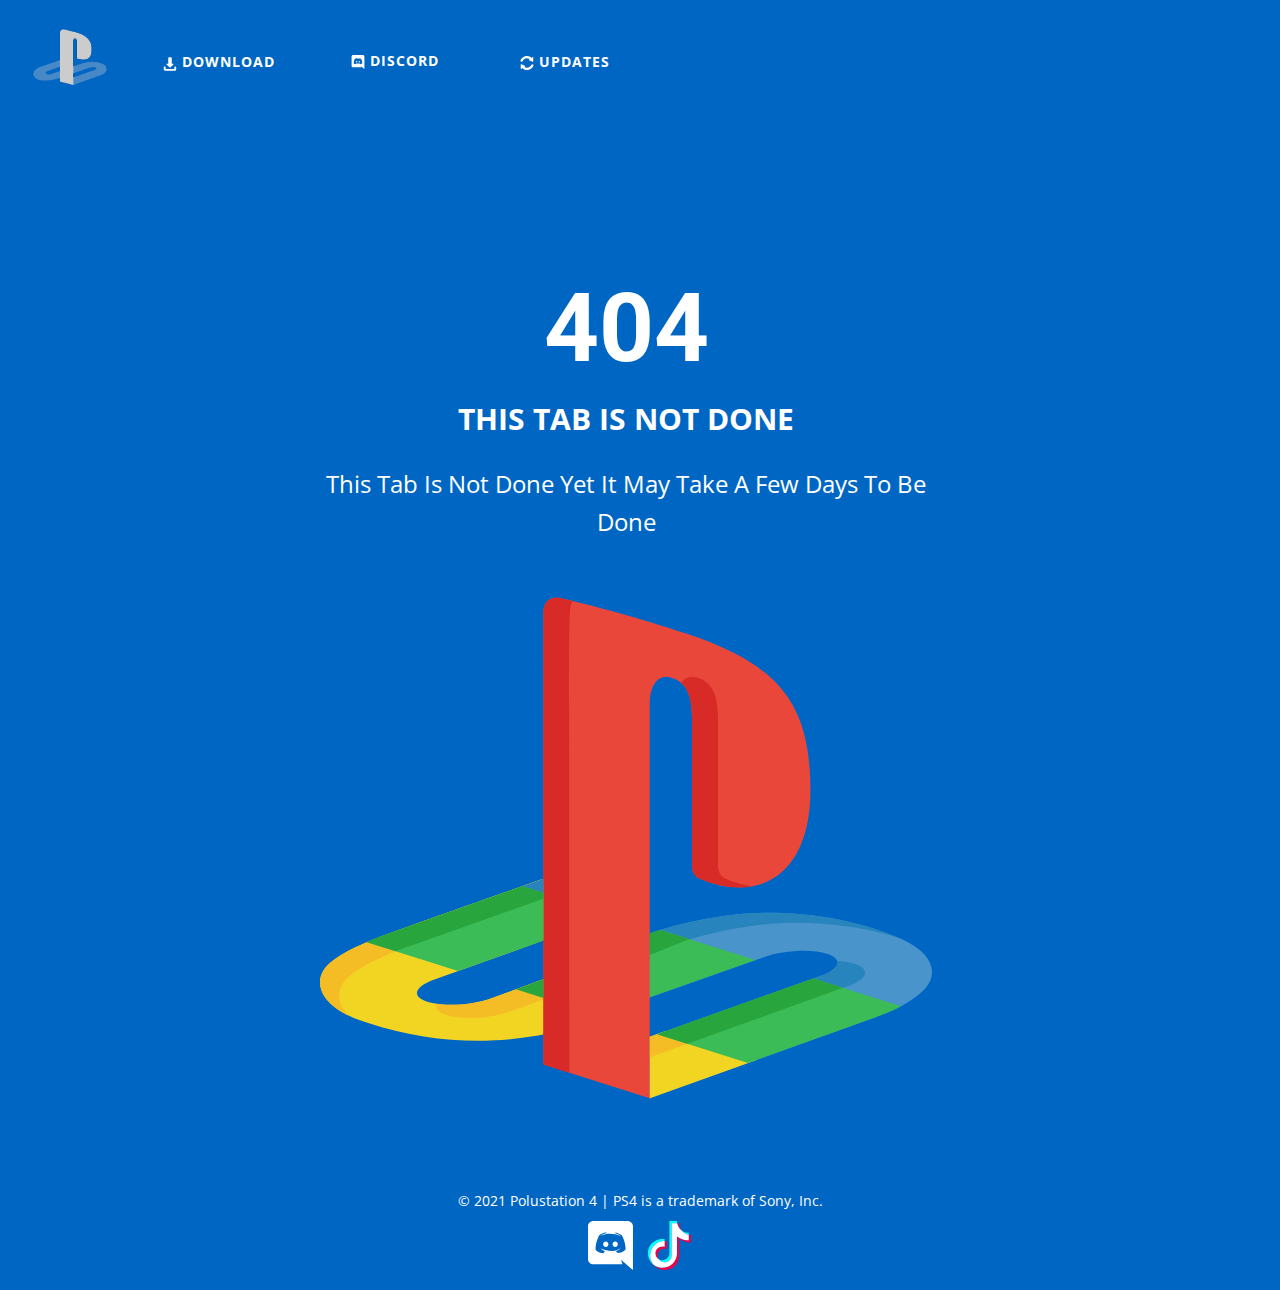
<file: Update.html>
<!DOCTYPE html>
<html style="font-size: 16px;">
  <head>
    <meta name="viewport" content="width=device-width, initial-scale=1.0">
    <meta charset="utf-8">
    <meta name="keywords" content="">
    <meta name="description" content="">
    <meta name="page_type" content="np-template-header-footer-from-plugin">
    <title>Update</title>
    <link rel="stylesheet" href="nicepage.css" media="screen">
<link rel="stylesheet" href="Update.css" media="screen">
    <script class="u-script" type="text/javascript" src="jquery.js" defer=""></script>
    <script class="u-script" type="text/javascript" src="nicepage.js" defer=""></script>
    <meta name="generator" content="Nicepage 3.26.0, nicepage.com">
    <link rel="icon" href="images/favicon.png">
    <link id="u-theme-google-font" rel="stylesheet" href="https://fonts.googleapis.com/css?family=Roboto:100,100i,300,300i,400,400i,500,500i,700,700i,900,900i|Open+Sans:300,300i,400,400i,600,600i,700,700i,800,800i">
    
    
    <script type="application/ld+json">{
		"@context": "http://schema.org",
		"@type": "Organization",
		"name": "Site1",
		"logo": "images/icons8-playstation-192.png",
		"sameAs": [
				"https://discord.gg/D4FFxQwe",
				"https://www.tiktok.com/@ynowzinofx?lang=pt-BR"
		]
}</script>
    <meta name="theme-color" content="#478ac9">
    <meta property="og:title" content="Update">
    <meta property="og:description" content="">
    <meta property="og:type" content="website">
  </head>
  <body class="u-body"><header class="u-clearfix u-custom-color-2 u-header u-header" id="sec-5f6f"><div class="u-clearfix u-sheet u-sheet-1">
        <a href="Polustation-4---Simulator.html" data-page-id="81131993" class="u-image u-logo u-image-1" data-image-width="154" data-image-height="154" title="Polutation 4 - Simulator">
          <img src="images/icons8-playstation-192.png" class="u-logo-image u-logo-image-1">
        </a>
        <a href="https://discord.gg/8TsswaG29H" class="u-border-none u-btn u-btn-round u-button-style u-hover-palette-1-light-1 u-none u-radius-50 u-btn-1" target="_blank"><span class="u-icon u-text-white"><svg class="u-svg-content" viewBox="0 0 24 24" style="width: 1em; height: 1em;"><path d="m3.58 21.196h14.259l-.681-2.205 1.629 1.398 1.493 1.338 2.72 2.273v-21.525c-.068-1.338-1.22-2.475-2.648-2.475l-16.767.003c-1.427 0-2.585 1.139-2.585 2.477v16.24c0 1.411 1.156 2.476 2.58 2.476zm10.548-15.513-.033.012.012-.012zm-7.631 1.269c1.833-1.334 3.532-1.27 3.532-1.27l.137.135c-2.243.535-3.26 1.537-3.26 1.537s.272-.133.747-.336c3.021-1.188 6.32-1.102 9.374.402 0 0-1.019-.937-3.124-1.537l.186-.183c.291.001 1.831.055 3.479 1.26 0 0 1.844 3.15 1.844 7.02-.061-.074-1.144 1.666-3.931 1.726 0 0-.472-.534-.808-1 1.63-.468 2.24-1.404 2.24-1.404-.535.337-1.023.537-1.419.737-.609.268-1.219.4-1.828.535-2.884.468-4.503-.315-6.033-.936l-.523-.266s.609.936 2.174 1.404c-.411.469-.818 1.002-.818 1.002-2.786-.066-3.802-1.806-3.802-1.806 0-3.876 1.833-7.02 1.833-7.02z"></path><path d="m14.308 12.771c.711 0 1.29-.6 1.29-1.34 0-.735-.576-1.335-1.29-1.335v.003c-.708 0-1.288.598-1.29 1.338 0 .734.579 1.334 1.29 1.334z"></path><path d="m9.69 12.771c.711 0 1.29-.6 1.29-1.34 0-.735-.575-1.335-1.286-1.335l-.004.003c-.711 0-1.29.598-1.29 1.338 0 .734.579 1.334 1.29 1.334z"></path></svg><img></span>&nbsp;Discord
        </a>
        <a href="Polustation-4---Simulator.html" data-page-id="81131993" class="u-btn u-btn-round u-button-style u-hover-palette-1-light-1 u-none u-radius-50 u-btn-2"><span class="u-icon u-icon-2"><svg class="u-svg-content" viewBox="0 0 512 512" x="0px" y="0px" style="width: 1em; height: 1em;"><g><path d="M448.608,351.791c-18.444,0-33.4,14.952-33.4,33.396v52.055H96.788v-52.055c0-18.443-14.952-33.396-33.396-33.396   s-33.396,14.952-33.396,33.396v85.451c0,18.443,14.952,33.4,33.396,33.4h385.217c18.443,0,33.396-14.957,33.396-33.4v-85.451   C482.005,366.743,467.052,351.791,448.608,351.791z"></path><path d="M245.918,387.325c5.563,5.559,14.6,5.559,20.157,0l117.039-117.038c3.41-3.41,4.423-8.532,2.579-13   c-1.844-4.45-6.18-7.351-11.012-7.351h-54.954V34.024c0-14.402-11.661-26.063-26.06-26.063h-75.323   c-14.398,0-26.06,11.66-26.06,26.063v215.912h-54.973c-4.827,0-9.163,2.9-11.007,7.351c-1.844,4.468-0.83,9.59,2.575,13   L245.918,387.325z"></path>
</g></svg><img></span>&nbsp;Download
        </a>
        <a href="Update.html" data-page-id="257920010" class="u-border-none u-btn u-btn-round u-button-style u-hover-palette-1-light-1 u-none u-radius-50 u-btn-3"><span class="u-icon u-icon-3"><svg class="u-svg-content" viewBox="0 0 487.23 487.23" x="0px" y="0px" style="width: 1em; height: 1em;"><g><g><path d="M55.323,203.641c15.664,0,29.813-9.405,35.872-23.854c25.017-59.604,83.842-101.61,152.42-101.61    c37.797,0,72.449,12.955,100.23,34.442l-21.775,3.371c-7.438,1.153-13.224,7.054-14.232,14.512    c-1.01,7.454,3.008,14.686,9.867,17.768l119.746,53.872c5.249,2.357,11.33,1.904,16.168-1.205    c4.83-3.114,7.764-8.458,7.796-14.208l0.621-131.943c0.042-7.506-4.851-14.144-12.024-16.332    c-7.185-2.188-14.947,0.589-19.104,6.837l-16.505,24.805C370.398,26.778,310.1,0,243.615,0C142.806,0,56.133,61.562,19.167,149.06    c-5.134,12.128-3.84,26.015,3.429,36.987C29.865,197.023,42.152,203.641,55.323,203.641z"></path><path d="M464.635,301.184c-7.27-10.977-19.558-17.594-32.728-17.594c-15.664,0-29.813,9.405-35.872,23.854    c-25.018,59.604-83.843,101.61-152.42,101.61c-37.798,0-72.45-12.955-100.232-34.442l21.776-3.369    c7.437-1.153,13.223-7.055,14.233-14.514c1.009-7.453-3.008-14.686-9.867-17.768L49.779,285.089    c-5.25-2.356-11.33-1.905-16.169,1.205c-4.829,3.114-7.764,8.458-7.795,14.207l-0.622,131.943    c-0.042,7.506,4.85,14.144,12.024,16.332c7.185,2.188,14.948-0.59,19.104-6.839l16.505-24.805    c44.004,43.32,104.303,70.098,170.788,70.098c100.811,0,187.481-61.561,224.446-149.059    C473.197,326.043,471.903,312.157,464.635,301.184z"></path>
</g>
</g></svg><img></span>&nbsp;Updates
        </a>
      </div></header>
    <section class="u-clearfix u-custom-color-2 u-section-1" id="sec-7b58">
      <div class="u-align-left u-clearfix u-sheet u-sheet-1">
        <div class="u-align-center u-container-style u-custom-color-2 u-expanded-width-xs u-group u-group-1">
          <div class="u-container-layout u-container-layout-1">
            <h1 class="u-text u-text-default u-text-white u-text-1">404</h1>
            <p class="u-text u-text-default u-text-not-found-message u-text-2"> This tab is not done</p>
            <p class="u-text u-text-3"> This Tab Is Not Done Yet It May Take A Few Days To Be Done</p><span class="u-icon u-icon-circle u-text-palette-1-base u-icon-1"><svg class="u-svg-link" preserveAspectRatio="xMidYMin slice" viewBox="0 0 511.997 511.997" style=""><use xmlns:xlink="http://www.w3.org/1999/xlink" xlink:href="#svg-c1df"></use></svg><svg class="u-svg-content" viewBox="0 0 511.997 511.997" x="0px" y="0px" id="svg-c1df" style="enable-background:new 0 0 511.997 511.997;"><path style="fill:#F2D422;" d="M40.983,402.547c-43.062-12.143-50.232-37.39-30.625-51.943  c20.522-15.2,40.632-20.577,176.535-68.893l5.497,49.67l-97.232,34.818c-16.256,5.853-18.727,14.077-5.545,18.369  c13.188,4.306,37.054,3.11,53.301-2.714l51.313-18.732l-7.334,48.975c-2.799,0.51-5.896,0.988-8.786,1.492  C134.095,420.753,87.212,417.779,40.983,402.547"></path><g><path style="fill:#F4BD25;" d="M142.914,381.853c-13.339,4.781-31.812,6.441-45.297,4.498   c-5.155,11.755,34.238,16.231,61.333,6.519l32.605-11.902l2.672-17.847L142.914,381.853z"></path><path style="fill:#F4BD25;" d="M26.393,361.621c18.179-13.464,49.052-23.571,49.052-23.571l113.227-40.254l-1.78-16.086   C51.273,329.925,30.925,335.37,10.358,350.603c-16.616,12.333-13.991,32.343,13.401,45.552   C12.313,384.39,13.952,370.855,26.393,361.621z"></path>
</g><path style="fill:#4A94CC;" d="M262.563,418.736l156.453-55.774c16.257-5.816,18.716-14.074,5.542-18.368  c-13.184-4.343-37.04-3.062-53.266,2.737L263.218,385.42l12.72-57.963l5.545-1.864c0,0,27.527-9.721,66.222-14.015  c38.737-4.257,86.164,0.599,123.431,14.706c41.932,13.266,46.662,32.784,36.002,46.235c-10.679,13.454-36.784,23.056-36.784,23.056  l-194.417,69.844L262.563,418.736z"></path><g><path style="fill:#2884BC;" d="M432.809,350.549c1.295,4.027-3.453,8.713-13.793,12.412l-156.453,55.774l4.46,15.564   l174.991-62.936C464.303,363.39,459.072,351.964,432.809,350.549z"></path><path style="fill:#2884BC;" d="M304.484,333.994c0,0,27.527-9.721,66.222-14.015c35.76-3.931,78.906-0.075,114.647,11.636   c-38.014-16.969-91.357-25.126-137.645-20.038c-38.696,4.293-66.222,14.015-66.222,14.015l-5.545,1.864l-4.356,19.846   L304.484,333.994z"></path>
</g><path style="fill:#EA473B;" d="M309.429,77.661c-26.253-8.868-72.527-22.9-109.047-30.853c-1.8-0.347-13.49-2.027-13.49,13.148  v377.232l88.961,28.233V135.684c0-15.405,6.876-25.761,18.01-22.192c14.507,4.035,17.343,18.273,17.343,33.705v123.848  c0,7.326,5.263,10.161,5.992,10.519c52.577,22.058,93.08-5.282,93.08-73.368C410.28,135.661,384.759,103.455,309.429,77.661z"></path><g><path style="fill:#D82B27;" d="M338.945,281.562c-0.729-0.358-5.992-3.193-5.992-10.519V147.196   c0-15.431-2.837-29.669-17.343-33.705c-5.725-1.835-10.322,0.019-13.439,4.341c7.356,6.361,9.037,17.507,9.037,29.363v123.848   c0,7.326,5.263,10.161,5.992,10.519c16.174,6.786,31.204,8.89,44.265,6.577C354.285,287.013,346.749,284.836,338.945,281.562z"></path><path style="fill:#D82B27;" d="M208.638,437.186c0-403.227-1.437-382.852,3.354-387.727c-3.95-0.94-7.834-1.83-11.609-2.652   c-1.8-0.347-13.49-2.027-13.49,13.148v377.232l21.745,6.901V437.186z"></path>
</g><polygon style="fill:#29A53D;" points="186.892,381.557 186.892,365.857 163.841,374.242 "></polygon><polygon style="fill:#2884BC;" points="186.892,297.451 186.892,281.71 163.498,290.027 "></polygon><polygon style="fill:#F2D422;" points="288.669,409.385 275.94,413.919 275.94,465.419 364.726,433.522 "></polygon><polygon style="fill:#F4BD25;" points="275.94,431.093 313.971,417.414 288.733,409.405 275.94,413.967 "></polygon><path style="fill:#3BBC56;" d="M284.713,324.529c-2.096,0.664-3.228,1.062-3.228,1.062l-5.545,1.864v53.477l88.371-31.142  L284.713,324.529z"></path><path style="fill:#29A53D;" d="M304.484,333.994c0,0,1.75-0.618,4.982-1.61l-24.753-7.856c-0.013,0.004-0.029,0.009-0.043,0.013  c-1.285,0.407-2.205,0.713-2.715,0.887h-0.001c-0.201,0.068-0.336,0.115-0.407,0.14c-0.031,0.011-0.061,0.022-0.061,0.022  l-5.545,1.864v18.085L304.484,333.994z"></path><path style="fill:#3BBC56;" d="M412.794,365.177L282.03,411.75l76.086,24.147c120.34-43.232,116.173-41.222,127.906-47.479  L412.794,365.177z"></path><polygon style="fill:#29A53D;" points="282.098,411.771 307.366,419.79 437.455,373.003 412.797,365.178 "></polygon><path style="fill:#3BBC56;" d="M169.391,287.932c-124.948,44.421-119.15,42.129-129.987,46.819l76.127,24.159l71.362-25.524v-39.899  L169.391,287.932z"></path><path style="fill:#29A53D;" d="M39.404,334.751l24.15,7.665c7.011-2.767,11.89-4.365,11.89-4.365l111.448-39.621v-4.944  l-17.502-5.554C36.689,335.11,52.459,329.217,39.404,334.751z"></path></svg></span>
          </div>
        </div>
      </div>
    </section>
    
    
    <footer class="u-align-center u-clearfix u-custom-color-2 u-footer u-footer" id="sec-a91d"><div class="u-clearfix u-sheet u-sheet-1">
        <p class="u-small-text u-text u-text-variant u-text-1"> © 2021 Polustation 4 | PS4 is a trademark of Sony, Inc.</p>
        <div class="u-social-icons u-spacing-10 u-social-icons-1">
          <a class="u-social-url" title="Discord" target="_blank" href="https://discord.gg/D4FFxQwe"><span class="u-icon u-social-facebook u-social-icon u-text-white u-icon-1"><svg class="u-svg-link" preserveAspectRatio="xMidYMin slice" viewBox="0 0 24 24" style=""><use xmlns:xlink="http://www.w3.org/1999/xlink" xlink:href="#svg-b5fa"></use></svg><svg class="u-svg-content" viewBox="0 0 24 24" id="svg-b5fa"><g fill="currentColor"><path d="m3.58 21.196h14.259l-.681-2.205c.101.088 5.842 5.009 5.842 5.009v-21.525c-.068-1.338-1.22-2.475-2.648-2.475l-16.767.003c-1.427 0-2.585 1.139-2.585 2.477v16.24c0 1.411 1.156 2.476 2.58 2.476zm10.548-15.513-.033.012.012-.012zm-7.631 1.269c1.833-1.334 3.532-1.27 3.532-1.27l.137.135c-2.243.535-3.26 1.537-3.26 1.537.104-.022 4.633-2.635 10.121.066 0 0-1.019-.937-3.124-1.537l.186-.183c.291.001 1.831.055 3.479 1.26 0 0 1.844 3.15 1.844 7.02-.061-.074-1.144 1.666-3.931 1.726 0 0-.472-.534-.808-1 1.63-.468 2.24-1.404 2.24-1.404-3.173 1.998-5.954 1.686-9.281.336-.031 0-.045-.014-.061-.03v-.006c-.016-.015-.03-.03-.061-.03h-.06c-.204-.134-.34-.2-.34-.2s.609.936 2.174 1.404c-.411.469-.818 1.002-.818 1.002-2.786-.066-3.802-1.806-3.802-1.806 0-3.876 1.833-7.02 1.833-7.02z"></path><path d="m14.308 12.771c.711 0 1.29-.6 1.29-1.34 0-.735-.576-1.335-1.29-1.335v.003c-.708 0-1.288.598-1.29 1.338 0 .734.579 1.334 1.29 1.334z"></path><path d="m9.69 12.771c.711 0 1.29-.6 1.29-1.34 0-.735-.575-1.335-1.286-1.335l-.004.003c-.711 0-1.29.598-1.29 1.338 0 .734.579 1.334 1.29 1.334z"></path>
</g></svg></span>
          </a>
          <a class="u-social-url" title="TikTok" target="_blank" href="https://www.tiktok.com/@ynowzinofx?lang=pt-BR"><span class="u-icon u-social-icon u-social-twitter u-icon-2"><svg class="u-svg-link" preserveAspectRatio="xMidYMin slice" viewBox="0 0 512 512" style=""><use xmlns:xlink="http://www.w3.org/1999/xlink" xlink:href="#svg-854e"></use></svg><svg class="u-svg-content" viewBox="0 0 512 512" id="svg-854e"><g><g fill="#f00044"><path d="m182.1 265.4c-40.6 0-73.4 32.8-72.8 73 .4 25.8 14.6 48.2 35.5 60.7-7.1-10.9-11.3-23.8-11.5-37.7-.6-40.2 32.2-73 72.8-73 8 0 15.7 1.3 22.9 3.6v-80.5c-7.5-1.1-15.2-1.7-22.9-1.7-.4 0-.7 0-1.1 0v59.2c-7.2-2.3-14.9-3.6-22.9-3.6z"></path><path d="m357.6 24h-.6-20.8c6 30.1 22.9 56.3 46.5 74.1-15.5-20.5-24.9-46.1-25.1-74.1z"></path><path d="m480 146.5c-7.9 0-15.5-.8-23-2.2v57.7c-27.2 0-53.6-5.3-78.4-15.9-16-6.8-30.9-15.5-44.6-26l.4 177.9c-.2 40-16 77.5-44.6 105.8-23.3 23-52.8 37.7-84.8 42.4-7.5 1.1-15.2 1.7-22.9 1.7-34.2 0-66.8-11.1-93.3-31.6 3 3.6 6.2 7.1 9.7 10.5 28.8 28.4 67 44.1 107.7 44.1 7.7 0 15.4-.6 22.9-1.7 32-4.7 61.5-19.4 84.8-42.4 28.6-28.3 44.4-65.8 44.6-105.8l-1.5-177.9c13.6 10.5 28.5 19.3 44.6 26 24.9 10.5 51.3 15.9 78.4 15.9"></path>
</g><path d="m98.2 254.1c28.5-28.3 66.4-44 106.8-44.3v-21.3c-7.5-1.1-15.2-1.7-22.9-1.7-40.8 0-79.1 15.7-107.9 44.3-28.3 28.1-44.5 66.5-44.4 106.4 0 40.2 15.9 77.9 44.6 106.4 4.6 4.5 9.3 8.7 14.3 12.5-22.6-26.9-34.9-60.5-35-95.9.1-39.9 16.2-78.3 44.5-106.4z" fill="#08fff9"></path><path d="m457 144.3v-21.4h-.2c-27.8 0-53.4-9.2-74-24.8 17.9 23.6 44.1 40.4 74.2 46.2z" fill="#08fff9"></path><path d="m202 432.2c9.5.5 18.6-.8 27-3.5 29-9.5 49.9-36.5 49.9-68.3l.1-119v-217.4h57.2c-1.5-7.5-2.3-15.1-2.4-23h-78.8v217.3l-.1 119c0 31.8-20.9 58.8-49.9 68.3-8.4 2.8-17.5 4.1-27 3.5-12.1-.7-23.4-4.3-33.2-10.1 12.3 19 33.3 31.9 57.2 33.2z" fill="#08fff9"></path><path d="m205 486.2c32-4.7 61.5-19.4 84.8-42.4 28.6-28.3 44.4-65.8 44.6-105.8l-.4-177.9c13.6 10.5 28.5 19.3 44.6 26 24.9 10.5 51.3 15.9 78.4 15.9v-57.7c-30.1-5.8-56.3-22.6-74.2-46.2-23.6-17.8-40.6-44-46.5-74.1h-57.3v217.3l-.1 119c0 31.8-20.9 58.8-49.9 68.3-8.4 2.8-17.5 4.1-27 3.5-24-1.3-44.9-14.2-57.2-33.1-20.9-12.4-35.1-34.9-35.5-60.7-.6-40.2 32.2-73 72.8-73 8 0 15.7 1.3 22.9 3.6v-59.2c-40.4.3-78.3 16-106.8 44.3-28.3 28.1-44.5 66.5-44.4 106.3 0 35.4 12.3 69 35 95.9 26.6 20.5 59.1 31.6 93.3 31.6 7.7.1 15.4-.5 22.9-1.6z"></path>
</g></svg></span>
          </a>
        </div>
      </div></footer>
  </body>
</html>
</file>
